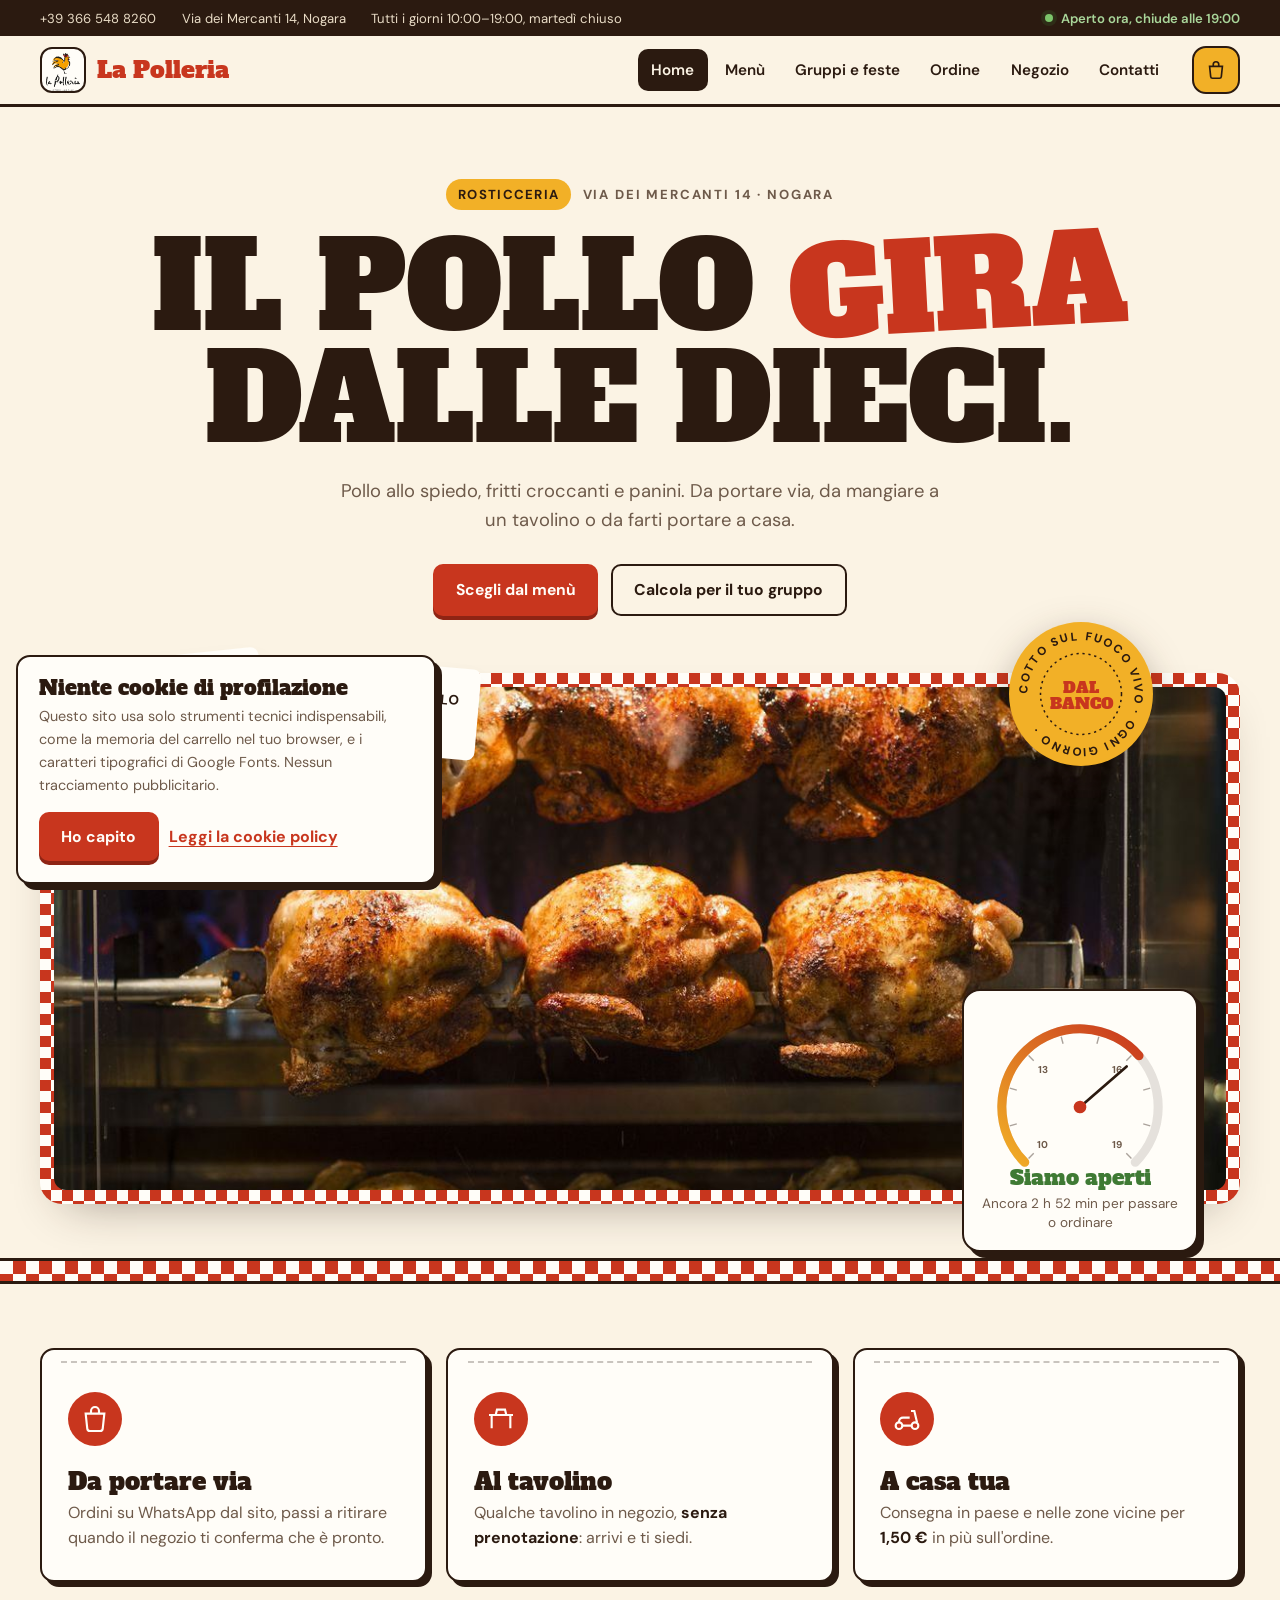
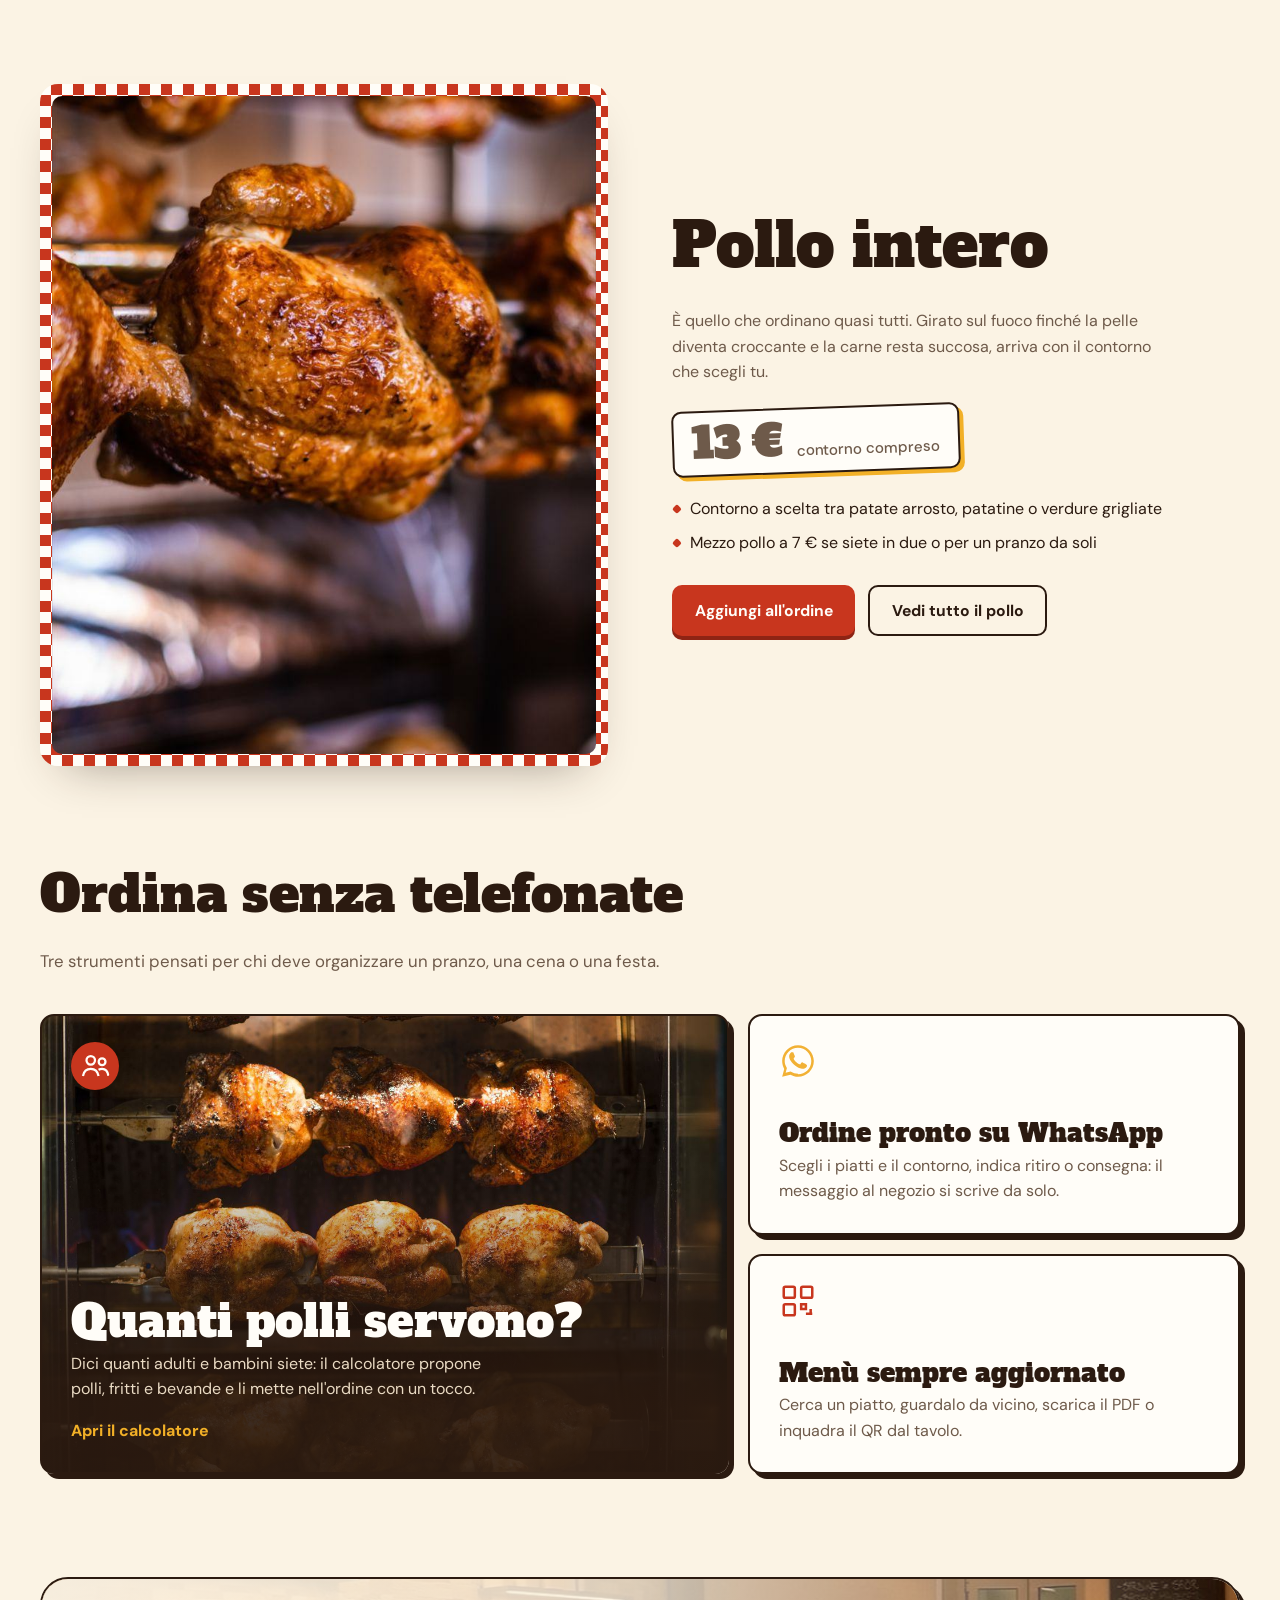
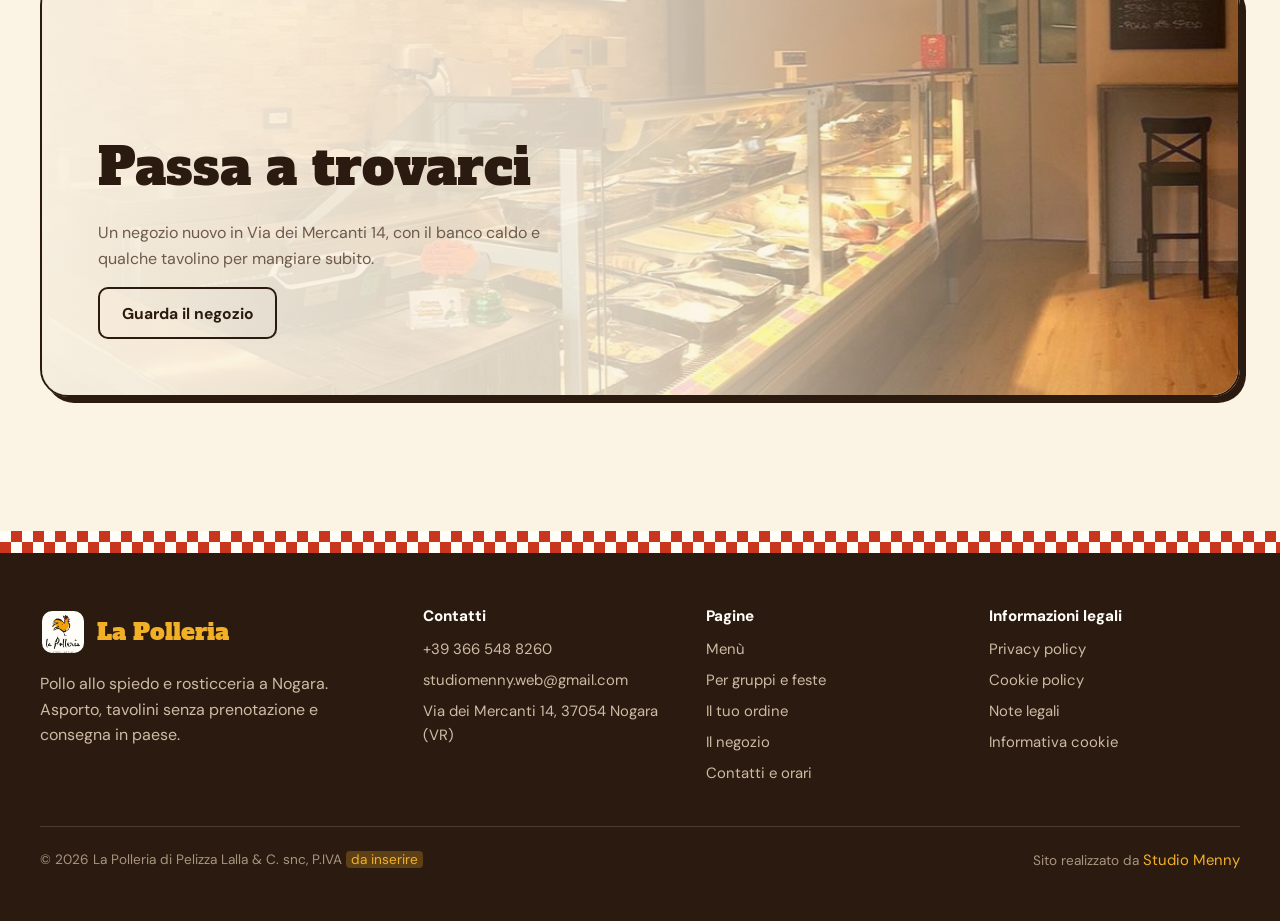
<file: index.html>
<!DOCTYPE html>
<html lang="it">
<head>
  <meta charset="UTF-8">
  <meta name="viewport" content="width=device-width, initial-scale=1, viewport-fit=cover">
  <title>La Polleria, pollo allo spiedo a Nogara</title>
  <meta name="description" content="Pollo allo spiedo cotto sul fuoco vivo, fritti e panini in Via dei Mercanti 14 a Nogara. Ordina su WhatsApp, ritiro o consegna a domicilio.">
  <meta name="theme-color" content="#FBF3E4">
  <link rel="icon" href="images/logo.png">
  <meta property="og:title" content="La Polleria, pollo allo spiedo a Nogara">
  <meta property="og:description" content="Pollo allo spiedo cotto sul fuoco vivo, fritti e panini in Via dei Mercanti 14 a Nogara. Ordina su WhatsApp, ritiro o consegna a domicilio.">
  <meta property="og:image" content="https://studiomenny.github.io/POLLERIA-OSVALDO/images/hero-spiedo.jpg">
  <meta property="og:type" content="website">
  <link rel="preconnect" href="https://fonts.googleapis.com"><link rel="preconnect" href="https://fonts.gstatic.com" crossorigin><link href="https://fonts.googleapis.com/css2?family=Alfa+Slab+One&family=DM+Sans:wght@400;500;600;700;800&display=swap" rel="stylesheet">
  <link rel="stylesheet" href="style.css">
</head>
<body>
<a class="skip-link" href="#main">Vai al contenuto</a>
<header class="topbar">
  <div class="topbar-strip">
    <div class="wrap">
      <a href="tel:+393665488260">+39 366 548 8260</a>
      <a href="contatti.html">Via dei Mercanti 14, Nogara</a>
      <span>Tutti i giorni 10:00–19:00, martedì chiuso</span>
      <span class="status strip-status" data-status>Orari</span>
    </div>
  </div>
  <div class="topbar-main">
    <div class="wrap">
      <button class="menu-toggle" type="button" aria-expanded="false" aria-controls="mainnav" aria-label="Apri il menu di navigazione"><span></span></button>
      <a class="brand" href="index.html" aria-label="La Polleria, pagina iniziale">
        <span class="brand-badge"><img src="images/logo.png" alt="" width="46" height="46"></span>
        <span class="brand-text"><span class="brand-name">La Polleria</span><span class="status brand-status" data-status></span></span>
      </a>
      <nav class="mainnav" id="mainnav" aria-label="Navigazione principale">
        <a href="index.html" aria-current="page">Home</a>
        <a href="menu.html">Menù</a>
        <a href="feste.html">Gruppi e feste</a>
        <a href="ordina.html">Ordine</a>
        <a href="negozio.html">Negozio</a>
        <a href="contatti.html">Contatti</a>
        <span class="status nav-status" data-status>Orari</span>
      </nav>
      <a class="cart-btn" href="ordina.html" aria-label="Il tuo ordine"><svg viewBox="0 0 24 24" aria-hidden="true"><path d="M5 8h14l-1.2 11.2a2 2 0 0 1-2 1.8H8.2a2 2 0 0 1-2-1.8L5 8z"/><path d="M9 8V6a3 3 0 0 1 6 0v2"/></svg><span class="badge" data-cart-count hidden>0</span></a>
    </div>
  </div>
</header>

<main id="main">

  <section class="hero">
    <div class="wrap hero-head">
      <p class="hero-kicker"><span class="kicker-pill">Rosticceria</span> Via dei Mercanti 14 · Nogara</p>
      <h1>Il pollo <span class="h1-red">gira</span><br>dalle dieci.</h1>
      <p class="hero-lead">Pollo allo spiedo, fritti croccanti e panini. Da portare via, da mangiare a un tavolino o da farti portare a casa.</p>
      <div class="hero-cta">
        <a class="btn btn-fire" href="menu.html">Scegli dal menù</a>
        <a class="btn btn-line" href="feste.html">Calcola per il tuo gruppo</a>
      </div>
    </div>

    <div class="wrap hero-stage">
      <div class="hero-photo">
        <img src="images/hero-spiedo.jpg" alt="Polli allo spiedo dorati che girano nel girarrosto" width="1200" height="800">
        <a class="tag tag--a" href="menu.html#pollo"><span>Pollo intero</span><b>13 €</b></a>
        <a class="tag tag--b" href="menu.html#pollo"><span>Mezzo pollo</span><b>7 €</b></a>
      </div>
      <svg class="stamp" viewBox="0 0 200 200" aria-hidden="true">
        <defs><path id="stampCircle" d="M100,100 m-72,0 a72,72 0 1,1 144,0 a72,72 0 1,1 -144,0"/></defs>
        <circle cx="100" cy="100" r="96" class="stamp-bg"/>
        <circle cx="100" cy="100" r="54" class="stamp-inner"/>
        <g class="stamp-ring"><text><textPath href="#stampCircle">COTTO SUL FUOCO VIVO · OGNI GIORNO · </textPath></text></g>
        <text x="100" y="98" class="stamp-big">DAL</text>
        <text x="100" y="120" class="stamp-big">BANCO</text>
      </svg>
      <aside class="dial-card" aria-live="polite" aria-label="Orari di oggi">
          <svg class="dial" viewBox="0 0 220 180" role="img" aria-label="Quadrante degli orari di apertura, dalle 10 alle 19">
            <defs>
              <linearGradient id="dialGrad" x1="0" y1="1" x2="1" y2="0">
                <stop offset="0" stop-color="#F2B134"/>
                <stop offset="1" stop-color="#FF6B35"/>
              </linearGradient>
            </defs>
            <path class="dial-track"/>
            <path class="dial-progress"/>
            <g class="dial-ticks"></g>
            <g class="dial-needle"><line x1="110" y1="110" x2="110" y2="42"/><circle cx="110" cy="110" r="7"/></g>
          </svg>
          <div class="dial-readout">
            <strong data-dial-state>Orari</strong>
            <span data-dial-detail>Tutti i giorni 10–19, martedì chiuso</span>
          </div>
        </aside>
    </div>
  </section>
  <div class="gingham-band" aria-hidden="true"></div>

  <section class="wrap" aria-labelledby="modes-title">
    <h2 class="visually-hidden" id="modes-title">Come puoi mangiarlo</h2>
    <div class="modes">
      <div class="mode">
        <svg viewBox="0 0 24 24" aria-hidden="true"><path d="M5 8h14l-1.2 11.2a2 2 0 0 1-2 1.8H8.2a2 2 0 0 1-2-1.8L5 8z"/><path d="M9 8V6a3 3 0 0 1 6 0v2"/></svg>
        <h3>Da portare via</h3>
        <p>Ordini su WhatsApp dal sito, passi a ritirare quando il negozio ti conferma che è pronto.</p>
      </div>
      <div class="mode">
        <svg viewBox="0 0 24 24" aria-hidden="true"><path d="M3 9h18M5 9v10M19 9v10M8 9l1-4h6l1 4"/></svg>
        <h3>Al tavolino</h3>
        <p>Qualche tavolino in negozio, <strong>senza prenotazione</strong>: arrivi e ti siedi.</p>
      </div>
      <div class="mode">
        <svg viewBox="0 0 24 24" aria-hidden="true"><circle cx="6" cy="17" r="2.5"/><circle cx="18" cy="17" r="2.5"/><path d="M8.5 17h7M15 6h2.5l2 8.5M14 11H9a3 3 0 0 0-3 3v.5"/></svg>
        <h3>A casa tua</h3>
        <p>Consegna in paese e nelle zone vicine per <strong>1,50 €</strong> in più sull'ordine.</p>
      </div>
    </div>
  </section>

  <section class="block">
    <div class="wrap signature">
      <div class="signature-img"><img src="images/menu-pollo-intero.jpg" alt="Pollo intero allo spiedo" loading="lazy"></div>
      <div>
        <h2>Pollo intero</h2>
        <p>È quello che ordinano quasi tutti. Girato sul fuoco finché la pelle diventa croccante e la carne resta succosa, arriva con il contorno che scegli tu.</p>
        <p class="price-big">13 €<small>contorno compreso</small></p>
        <ul class="facts">
          <li>Contorno a scelta tra patate arrosto, patatine o verdure grigliate</li>
          <li>Mezzo pollo a 7 € se siete in due o per un pranzo da soli</li>
        </ul>
        <div class="signature-actions">
          <button type="button" class="btn btn-fire" data-add="pollo-intero">Aggiungi all'ordine</button>
          <a class="btn btn-line" href="menu.html#pollo">Vedi tutto il pollo</a>
        </div>
      </div>
    </div>
  </section>

  <section class="block" style="padding-top:0">
    <div class="wrap">
      <div class="block-head">
        <h2>Ordina senza telefonate</h2>
        <p>Tre strumenti pensati per chi deve organizzare un pranzo, una cena o una festa.</p>
      </div>
      <div class="tools">
        <a class="tool tool--big" href="feste.html">
          <svg class="tool-icon" viewBox="0 0 24 24" aria-hidden="true"><circle cx="9" cy="8" r="3"/><circle cx="17" cy="9" r="2.4"/><path d="M3.5 19c.6-3.2 2.8-5 5.5-5s4.9 1.8 5.5 5M14.5 14.6c.8-.4 1.6-.6 2.5-.6 2.3 0 4 1.5 4.5 5"/></svg>
          <h3>Quanti polli servono?</h3>
          <p>Dici quanti adulti e bambini siete: il calcolatore propone polli, fritti e bevande e li mette nell'ordine con un tocco.</p>
          <span class="tool-go">Apri il calcolatore</span>
        </a>
        <a class="tool" href="ordina.html">
          <svg class="tool-icon" style="fill:#F2B134;stroke:none" viewBox="0 0 24 24" aria-hidden="true"><path d="M12 2C6.5 2 2 6.5 2 12c0 1.8.5 3.5 1.3 5L2 22l5.2-1.3c1.5.8 3.1 1.3 4.8 1.3 5.5 0 10-4.5 10-10S17.5 2 12 2zm0 18c-1.6 0-3.1-.4-4.4-1.2l-.3-.2-3.1.8.8-3-.2-.3C4 14.7 3.6 13.4 3.6 12c0-4.6 3.8-8.4 8.4-8.4s8.4 3.8 8.4 8.4-3.8 8.4-8.4 8.4zm4.6-6.3c-.3-.1-1.5-.7-1.7-.8-.2-.1-.4-.1-.6.1-.2.3-.6.8-.8 1-.1.2-.3.2-.5.1-.3-.1-1.2-.4-2.2-1.4-.8-.7-1.4-1.6-1.5-1.9-.2-.3 0-.4.1-.6.1-.1.3-.3.4-.5.1-.1.2-.3.2-.4.1-.2 0-.3 0-.5-.1-.1-.6-1.4-.8-1.9-.2-.5-.4-.4-.6-.4h-.5c-.2 0-.5.1-.7.3-.2.3-1 1-1 2.3s1 2.7 1.1 2.9c.1.2 2 3 4.8 4.2.7.3 1.2.5 1.6.6.7.2 1.3.2 1.8.1.5-.1 1.5-.6 1.8-1.2.2-.6.2-1.1.1-1.2-.1-.1-.2-.2-.5-.3z"/></svg>
          <h3>Ordine pronto su WhatsApp</h3>
          <p>Scegli i piatti e il contorno, indica ritiro o consegna: il messaggio al negozio si scrive da solo.</p>
        </a>
        <a class="tool" href="menu.html">
          <svg class="tool-icon" viewBox="0 0 24 24" aria-hidden="true"><rect x="3" y="3" width="7" height="7" rx="1"/><rect x="14" y="3" width="7" height="7" rx="1"/><rect x="3" y="14" width="7" height="7" rx="1"/><path d="M14 14h3v3h-3zM20 14v.01M17 20h4M20 17v3"/></svg>
          <h3>Menù sempre aggiornato</h3>
          <p>Cerca un piatto, guardalo da vicino, scarica il PDF o inquadra il QR dal tavolo.</p>
        </a>
      </div>
    </div>
  </section>

  <section class="block" style="padding-top:0">
    <div class="wrap">
      <div class="shop-band">
        <img src="images/negozio.jpg" alt="Interno del negozio con il banco caldo e i tavolini" loading="lazy">
        <div class="shop-band-copy">
          <h2>Passa a trovarci</h2>
          <p>Un negozio nuovo in Via dei Mercanti 14, con il banco caldo e qualche tavolino per mangiare subito.</p>
          <a class="btn btn-line" href="negozio.html">Guarda il negozio</a>
        </div>
      </div>
    </div>
  </section>

</main>
<footer class="site-foot">
  <div class="wrap">
    <div class="foot-grid">
      <div class="foot-brand">
        <a class="brand" href="index.html"><span class="brand-badge"><img src="images/logo.png" alt="" width="46" height="46"></span><span class="brand-name">La Polleria</span></a>
        <p>Pollo allo spiedo e rosticceria a Nogara. Asporto, tavolini senza prenotazione e consegna in paese.</p>
      </div>
      <div>
        <h2>Contatti</h2>
        <ul>
          <li><a href="tel:+393665488260">+39 366 548 8260</a></li>
          <li><a href="mailto:studiomenny.web@gmail.com">studiomenny.web@gmail.com</a></li>
          <li>Via dei Mercanti 14, 37054 Nogara (VR)</li>
        </ul>
      </div>
      <div>
        <h2>Pagine</h2>
        <ul>
          <li><a href="menu.html">Menù</a></li>
          <li><a href="feste.html">Per gruppi e feste</a></li>
          <li><a href="ordina.html">Il tuo ordine</a></li>
          <li><a href="negozio.html">Il negozio</a></li>
          <li><a href="contatti.html">Contatti e orari</a></li>
        </ul>
      </div>
      <div>
        <h2>Informazioni legali</h2>
        <ul>
          <li><a href="privacy.html">Privacy policy</a></li>
          <li><a href="cookie.html">Cookie policy</a></li>
          <li><a href="note-legali.html">Note legali</a></li>
          <li><button type="button" data-cookie-open>Informativa cookie</button></li>
        </ul>
      </div>
    </div>
    <div class="foot-bottom">
      <span>© <span data-year>2026</span> La Polleria di Pelizza Lalla &amp; C. snc, P.IVA <span class="placeholder">da inserire</span></span>
      <span>Sito realizzato da <a href="https://www.studiomenny.it/" target="_blank" rel="noopener">Studio Menny</a></span>
    </div>
  </div>
</footer>

<nav class="actionbar" aria-label="Azioni rapide">
  <a class="ab-call" href="tel:+393665488260"><svg viewBox="0 0 24 24" aria-hidden="true"><path d="M6.6 10.8c1.4 2.8 3.7 5.1 6.5 6.5l2.2-2.2c.3-.3.7-.4 1-.2 1.1.4 2.3.6 3.5.6.6 0 1 .4 1 1V20c0 .6-.4 1-1 1C10.6 21 3 13.4 3 4c0-.6.4-1 1-1h3.5c.6 0 1 .4 1 1 0 1.2.2 2.4.6 3.5.1.3 0 .7-.2 1z"/></svg>Chiama</a>
  <a class="ab-wa" href="https://wa.me/393665488260" target="_blank" rel="noopener"><svg viewBox="0 0 24 24" aria-hidden="true"><path d="M12 2C6.5 2 2 6.5 2 12c0 1.8.5 3.5 1.3 5L2 22l5.2-1.3c1.5.8 3.1 1.3 4.8 1.3 5.5 0 10-4.5 10-10S17.5 2 12 2zm0 18c-1.6 0-3.1-.4-4.4-1.2l-.3-.2-3.1.8.8-3-.2-.3C4 14.7 3.6 13.4 3.6 12c0-4.6 3.8-8.4 8.4-8.4s8.4 3.8 8.4 8.4-3.8 8.4-8.4 8.4zm4.6-6.3c-.3-.1-1.5-.7-1.7-.8-.2-.1-.4-.1-.6.1-.2.3-.6.8-.8 1-.1.2-.3.2-.5.1-.3-.1-1.2-.4-2.2-1.4-.8-.7-1.4-1.6-1.5-1.9-.2-.3 0-.4.1-.6.1-.1.3-.3.4-.5.1-.1.2-.3.2-.4.1-.2 0-.3 0-.5-.1-.1-.6-1.4-.8-1.9-.2-.5-.4-.4-.6-.4h-.5c-.2 0-.5.1-.7.3-.2.3-1 1-1 2.3s1 2.7 1.1 2.9c.1.2 2 3 4.8 4.2.7.3 1.2.5 1.6.6.7.2 1.3.2 1.8.1.5-.1 1.5-.6 1.8-1.2.2-.6.2-1.1.1-1.2-.1-.1-.2-.2-.5-.3z"/></svg>WhatsApp</a>
  <a class="ab-order" href="ordina.html"><svg viewBox="0 0 24 24" aria-hidden="true"><path d="M5 8h14l-1.2 11.2a2 2 0 0 1-2 1.8H8.2a2 2 0 0 1-2-1.8L5 8z"/><path d="M9 8V6a3 3 0 0 1 6 0v2"/></svg>Ordine <span class="badge" data-cart-count hidden>0</span></a>
</nav>

<div class="toast" id="toast" role="status" aria-live="polite"></div>

<div class="cookie" id="cookie" role="dialog" aria-labelledby="cookie-title" hidden>
  <h2 id="cookie-title">Niente cookie di profilazione</h2>
  <p>Questo sito usa solo strumenti tecnici indispensabili, come la memoria del carrello nel tuo browser, e i caratteri tipografici di Google Fonts. Nessun tracciamento pubblicitario.</p>
  <div class="cookie-actions">
    <button type="button" class="btn btn-fire" data-cookie-ok>Ho capito</button>
    <a class="link" href="cookie.html">Leggi la cookie policy</a>
  </div>
</div>
<script src="data.js"></script>
<script src="cart.js"></script>
<script src="app.js"></script>
</body>
</html>
</file>
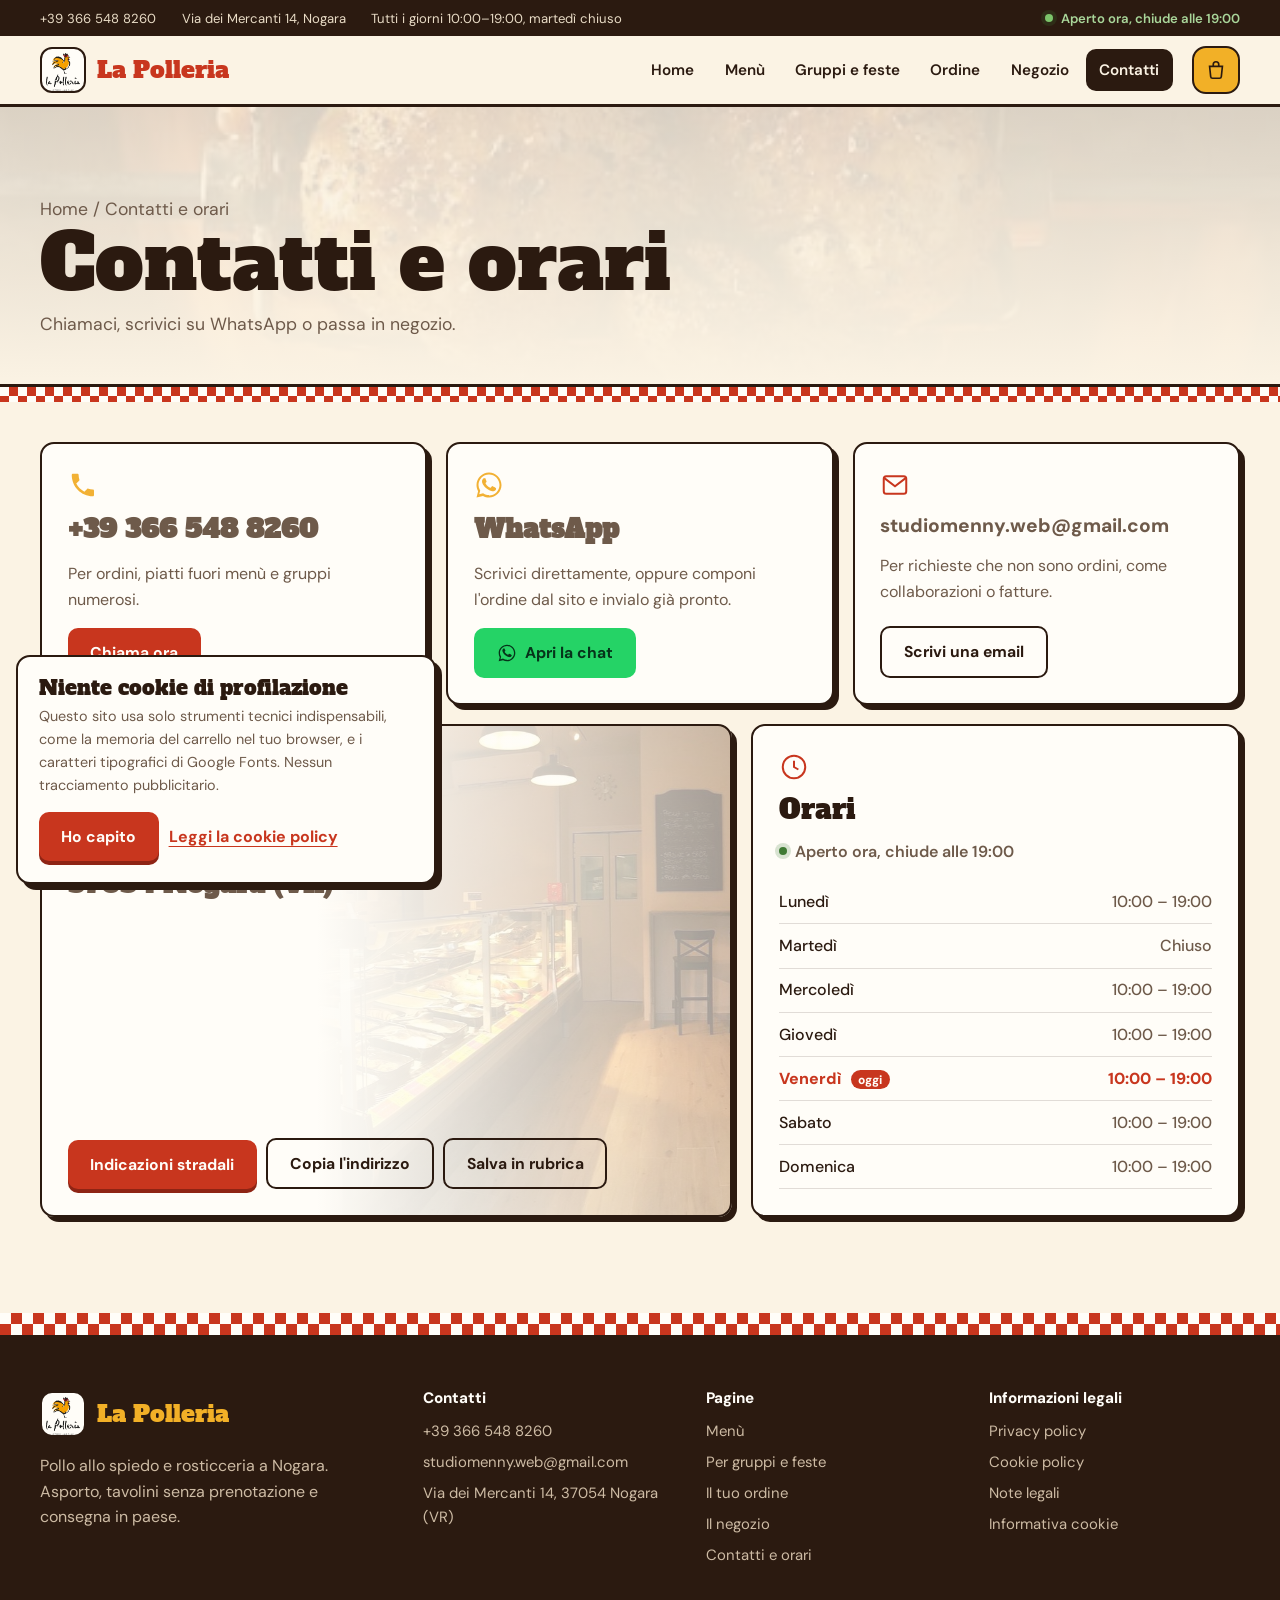
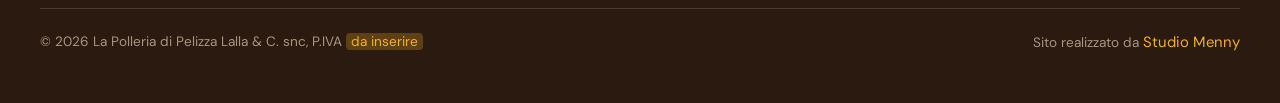
<file: contatti.html>
<!DOCTYPE html>
<html lang="it">
<head>
  <meta charset="UTF-8">
  <meta name="viewport" content="width=device-width, initial-scale=1, viewport-fit=cover">
  <title>Contatti e orari, La Polleria Nogara</title>
  <meta name="description" content="Telefono, WhatsApp, email, indirizzo e orari della Polleria in Via dei Mercanti 14 a Nogara.">
  <meta name="theme-color" content="#FBF3E4">
  <link rel="icon" href="images/logo.png">
  <meta property="og:title" content="Contatti e orari, La Polleria Nogara">
  <meta property="og:description" content="Telefono, WhatsApp, email, indirizzo e orari della Polleria in Via dei Mercanti 14 a Nogara.">
  <meta property="og:image" content="https://studiomenny.github.io/POLLERIA-OSVALDO/images/hero-spiedo.jpg">
  <meta property="og:type" content="website">
  <link rel="preconnect" href="https://fonts.googleapis.com"><link rel="preconnect" href="https://fonts.gstatic.com" crossorigin><link href="https://fonts.googleapis.com/css2?family=Alfa+Slab+One&family=DM+Sans:wght@400;500;600;700;800&display=swap" rel="stylesheet">
  <link rel="stylesheet" href="style.css">
</head>
<body>
<a class="skip-link" href="#main">Vai al contenuto</a>
<header class="topbar">
  <div class="topbar-strip">
    <div class="wrap">
      <a href="tel:+393665488260">+39 366 548 8260</a>
      <a href="contatti.html">Via dei Mercanti 14, Nogara</a>
      <span>Tutti i giorni 10:00–19:00, martedì chiuso</span>
      <span class="status strip-status" data-status>Orari</span>
    </div>
  </div>
  <div class="topbar-main">
    <div class="wrap">
      <button class="menu-toggle" type="button" aria-expanded="false" aria-controls="mainnav" aria-label="Apri il menu di navigazione"><span></span></button>
      <a class="brand" href="index.html" aria-label="La Polleria, pagina iniziale">
        <span class="brand-badge"><img src="images/logo.png" alt="" width="46" height="46"></span>
        <span class="brand-text"><span class="brand-name">La Polleria</span><span class="status brand-status" data-status></span></span>
      </a>
      <nav class="mainnav" id="mainnav" aria-label="Navigazione principale">
        <a href="index.html">Home</a>
        <a href="menu.html">Menù</a>
        <a href="feste.html">Gruppi e feste</a>
        <a href="ordina.html">Ordine</a>
        <a href="negozio.html">Negozio</a>
        <a href="contatti.html" aria-current="page">Contatti</a>
        <span class="status nav-status" data-status>Orari</span>
      </nav>
      <a class="cart-btn" href="ordina.html" aria-label="Il tuo ordine"><svg viewBox="0 0 24 24" aria-hidden="true"><path d="M5 8h14l-1.2 11.2a2 2 0 0 1-2 1.8H8.2a2 2 0 0 1-2-1.8L5 8z"/><path d="M9 8V6a3 3 0 0 1 6 0v2"/></svg><span class="badge" data-cart-count hidden>0</span></a>
    </div>
  </div>
</header>

<main id="main">
  <section class="page-head">
    <div class="page-head-bg"><img src="images/pollo-spiedo.jpeg" alt=""></div>
    <div class="wrap">
      <p class="crumbs"><a href="index.html">Home</a> / Contatti e orari</p>
      <h1>Contatti e orari</h1>
      <p>Chiamaci, scrivici su WhatsApp o passa in negozio.</p>
    </div>
  </section>

  <div class="wrap contact">
    <section class="panel c-phone">
      <svg style="fill:#F2B134;stroke:none" viewBox="0 0 24 24" aria-hidden="true"><path d="M6.6 10.8c1.4 2.8 3.7 5.1 6.5 6.5l2.2-2.2c.3-.3.7-.4 1-.2 1.1.4 2.3.6 3.5.6.6 0 1 .4 1 1V20c0 .6-.4 1-1 1C10.6 21 3 13.4 3 4c0-.6.4-1 1-1h3.5c.6 0 1 .4 1 1 0 1.2.2 2.4.6 3.5.1.3 0 .7-.2 1z"/></svg>
      <h2 class="visually-hidden">Telefono</h2>
      <p class="big">+39 366 548 8260</p>
      <p>Per ordini, piatti fuori menù e gruppi numerosi.</p>
      <a class="btn btn-fire" href="tel:+393665488260">Chiama ora</a>
    </section>
    <section class="panel c-wa">
      <svg style="fill:#F2B134;stroke:none" viewBox="0 0 24 24" aria-hidden="true"><path d="M12 2C6.5 2 2 6.5 2 12c0 1.8.5 3.5 1.3 5L2 22l5.2-1.3c1.5.8 3.1 1.3 4.8 1.3 5.5 0 10-4.5 10-10S17.5 2 12 2zm0 18c-1.6 0-3.1-.4-4.4-1.2l-.3-.2-3.1.8.8-3-.2-.3C4 14.7 3.6 13.4 3.6 12c0-4.6 3.8-8.4 8.4-8.4s8.4 3.8 8.4 8.4-3.8 8.4-8.4 8.4zm4.6-6.3c-.3-.1-1.5-.7-1.7-.8-.2-.1-.4-.1-.6.1-.2.3-.6.8-.8 1-.1.2-.3.2-.5.1-.3-.1-1.2-.4-2.2-1.4-.8-.7-1.4-1.6-1.5-1.9-.2-.3 0-.4.1-.6.1-.1.3-.3.4-.5.1-.1.2-.3.2-.4.1-.2 0-.3 0-.5-.1-.1-.6-1.4-.8-1.9-.2-.5-.4-.4-.6-.4h-.5c-.2 0-.5.1-.7.3-.2.3-1 1-1 2.3s1 2.7 1.1 2.9c.1.2 2 3 4.8 4.2.7.3 1.2.5 1.6.6.7.2 1.3.2 1.8.1.5-.1 1.5-.6 1.8-1.2.2-.6.2-1.1.1-1.2-.1-.1-.2-.2-.5-.3z"/></svg>
      <h2 class="visually-hidden">WhatsApp</h2>
      <p class="big">WhatsApp</p>
      <p>Scrivici direttamente, oppure componi l'ordine dal sito e invialo già pronto.</p>
      <a class="btn btn-wa" href="https://wa.me/393665488260" target="_blank" rel="noopener"><svg viewBox="0 0 24 24" aria-hidden="true"><path d="M12 2C6.5 2 2 6.5 2 12c0 1.8.5 3.5 1.3 5L2 22l5.2-1.3c1.5.8 3.1 1.3 4.8 1.3 5.5 0 10-4.5 10-10S17.5 2 12 2zm0 18c-1.6 0-3.1-.4-4.4-1.2l-.3-.2-3.1.8.8-3-.2-.3C4 14.7 3.6 13.4 3.6 12c0-4.6 3.8-8.4 8.4-8.4s8.4 3.8 8.4 8.4-3.8 8.4-8.4 8.4zm4.6-6.3c-.3-.1-1.5-.7-1.7-.8-.2-.1-.4-.1-.6.1-.2.3-.6.8-.8 1-.1.2-.3.2-.5.1-.3-.1-1.2-.4-2.2-1.4-.8-.7-1.4-1.6-1.5-1.9-.2-.3 0-.4.1-.6.1-.1.3-.3.4-.5.1-.1.2-.3.2-.4.1-.2 0-.3 0-.5-.1-.1-.6-1.4-.8-1.9-.2-.5-.4-.4-.6-.4h-.5c-.2 0-.5.1-.7.3-.2.3-1 1-1 2.3s1 2.7 1.1 2.9c.1.2 2 3 4.8 4.2.7.3 1.2.5 1.6.6.7.2 1.3.2 1.8.1.5-.1 1.5-.6 1.8-1.2.2-.6.2-1.1.1-1.2-.1-.1-.2-.2-.5-.3z"/></svg>Apri la chat</a>
    </section>
    <section class="panel c-mail">
      <svg viewBox="0 0 24 24" aria-hidden="true"><rect x="3" y="5" width="18" height="14" rx="2"/><path d="M3.5 6.5l8.5 6.5 8.5-6.5"/></svg>
      <h2 class="visually-hidden">Email</h2>
      <p class="big">studiomenny.web@gmail.com</p>
      <p>Per richieste che non sono ordini, come collaborazioni o fatture.</p>
      <a class="btn btn-line" href="mailto:studiomenny.web@gmail.com">Scrivi una email</a>
    </section>
    <section class="panel c-where">
      <svg viewBox="0 0 24 24" aria-hidden="true"><path d="M12 21s-7-6.2-7-11.5A7 7 0 0 1 19 9.5C19 14.8 12 21 12 21z"/><circle cx="12" cy="9.5" r="2.6"/></svg>
      <h2>Dove siamo</h2>
      <p class="big">Via dei Mercanti 14<br>37054 Nogara (VR)</p>
      <div class="row-btns">
        <a class="btn btn-fire" href="https://www.google.com/maps/search/?api=1&amp;query=Nogara+VR" target="_blank" rel="noopener">Indicazioni stradali</a>
        <button type="button" class="btn btn-line" id="copy-address">Copia l'indirizzo</button>
        <button type="button" class="btn btn-line" id="save-contact">Salva in rubrica</button>
      </div>
    </section>
    <section class="panel c-hours">
      <svg viewBox="0 0 24 24" aria-hidden="true"><circle cx="12" cy="12" r="9"/><path d="M12 7v5l3.5 2"/></svg>
      <h2>Orari</h2>
      <p class="status" data-status>Orari</p>
      <table class="hours"><tbody id="hours-table"></tbody></table>
    </section>
  </div>
</main>
<footer class="site-foot">
  <div class="wrap">
    <div class="foot-grid">
      <div class="foot-brand">
        <a class="brand" href="index.html"><span class="brand-badge"><img src="images/logo.png" alt="" width="46" height="46"></span><span class="brand-name">La Polleria</span></a>
        <p>Pollo allo spiedo e rosticceria a Nogara. Asporto, tavolini senza prenotazione e consegna in paese.</p>
      </div>
      <div>
        <h2>Contatti</h2>
        <ul>
          <li><a href="tel:+393665488260">+39 366 548 8260</a></li>
          <li><a href="mailto:studiomenny.web@gmail.com">studiomenny.web@gmail.com</a></li>
          <li>Via dei Mercanti 14, 37054 Nogara (VR)</li>
        </ul>
      </div>
      <div>
        <h2>Pagine</h2>
        <ul>
          <li><a href="menu.html">Menù</a></li>
          <li><a href="feste.html">Per gruppi e feste</a></li>
          <li><a href="ordina.html">Il tuo ordine</a></li>
          <li><a href="negozio.html">Il negozio</a></li>
          <li><a href="contatti.html">Contatti e orari</a></li>
        </ul>
      </div>
      <div>
        <h2>Informazioni legali</h2>
        <ul>
          <li><a href="privacy.html">Privacy policy</a></li>
          <li><a href="cookie.html">Cookie policy</a></li>
          <li><a href="note-legali.html">Note legali</a></li>
          <li><button type="button" data-cookie-open>Informativa cookie</button></li>
        </ul>
      </div>
    </div>
    <div class="foot-bottom">
      <span>© <span data-year>2026</span> La Polleria di Pelizza Lalla &amp; C. snc, P.IVA <span class="placeholder">da inserire</span></span>
      <span>Sito realizzato da <a href="https://www.studiomenny.it/" target="_blank" rel="noopener">Studio Menny</a></span>
    </div>
  </div>
</footer>

<nav class="actionbar" aria-label="Azioni rapide">
  <a class="ab-call" href="tel:+393665488260"><svg viewBox="0 0 24 24" aria-hidden="true"><path d="M6.6 10.8c1.4 2.8 3.7 5.1 6.5 6.5l2.2-2.2c.3-.3.7-.4 1-.2 1.1.4 2.3.6 3.5.6.6 0 1 .4 1 1V20c0 .6-.4 1-1 1C10.6 21 3 13.4 3 4c0-.6.4-1 1-1h3.5c.6 0 1 .4 1 1 0 1.2.2 2.4.6 3.5.1.3 0 .7-.2 1z"/></svg>Chiama</a>
  <a class="ab-wa" href="https://wa.me/393665488260" target="_blank" rel="noopener"><svg viewBox="0 0 24 24" aria-hidden="true"><path d="M12 2C6.5 2 2 6.5 2 12c0 1.8.5 3.5 1.3 5L2 22l5.2-1.3c1.5.8 3.1 1.3 4.8 1.3 5.5 0 10-4.5 10-10S17.5 2 12 2zm0 18c-1.6 0-3.1-.4-4.4-1.2l-.3-.2-3.1.8.8-3-.2-.3C4 14.7 3.6 13.4 3.6 12c0-4.6 3.8-8.4 8.4-8.4s8.4 3.8 8.4 8.4-3.8 8.4-8.4 8.4zm4.6-6.3c-.3-.1-1.5-.7-1.7-.8-.2-.1-.4-.1-.6.1-.2.3-.6.8-.8 1-.1.2-.3.2-.5.1-.3-.1-1.2-.4-2.2-1.4-.8-.7-1.4-1.6-1.5-1.9-.2-.3 0-.4.1-.6.1-.1.3-.3.4-.5.1-.1.2-.3.2-.4.1-.2 0-.3 0-.5-.1-.1-.6-1.4-.8-1.9-.2-.5-.4-.4-.6-.4h-.5c-.2 0-.5.1-.7.3-.2.3-1 1-1 2.3s1 2.7 1.1 2.9c.1.2 2 3 4.8 4.2.7.3 1.2.5 1.6.6.7.2 1.3.2 1.8.1.5-.1 1.5-.6 1.8-1.2.2-.6.2-1.1.1-1.2-.1-.1-.2-.2-.5-.3z"/></svg>WhatsApp</a>
  <a class="ab-order" href="ordina.html"><svg viewBox="0 0 24 24" aria-hidden="true"><path d="M5 8h14l-1.2 11.2a2 2 0 0 1-2 1.8H8.2a2 2 0 0 1-2-1.8L5 8z"/><path d="M9 8V6a3 3 0 0 1 6 0v2"/></svg>Ordine <span class="badge" data-cart-count hidden>0</span></a>
</nav>

<div class="toast" id="toast" role="status" aria-live="polite"></div>

<div class="cookie" id="cookie" role="dialog" aria-labelledby="cookie-title" hidden>
  <h2 id="cookie-title">Niente cookie di profilazione</h2>
  <p>Questo sito usa solo strumenti tecnici indispensabili, come la memoria del carrello nel tuo browser, e i caratteri tipografici di Google Fonts. Nessun tracciamento pubblicitario.</p>
  <div class="cookie-actions">
    <button type="button" class="btn btn-fire" data-cookie-ok>Ho capito</button>
    <a class="link" href="cookie.html">Leggi la cookie policy</a>
  </div>
</div>
<script src="data.js"></script>
<script src="cart.js"></script>
<script src="app.js"></script>
<script src="contatti.js"></script>
</body>
</html>
</file>
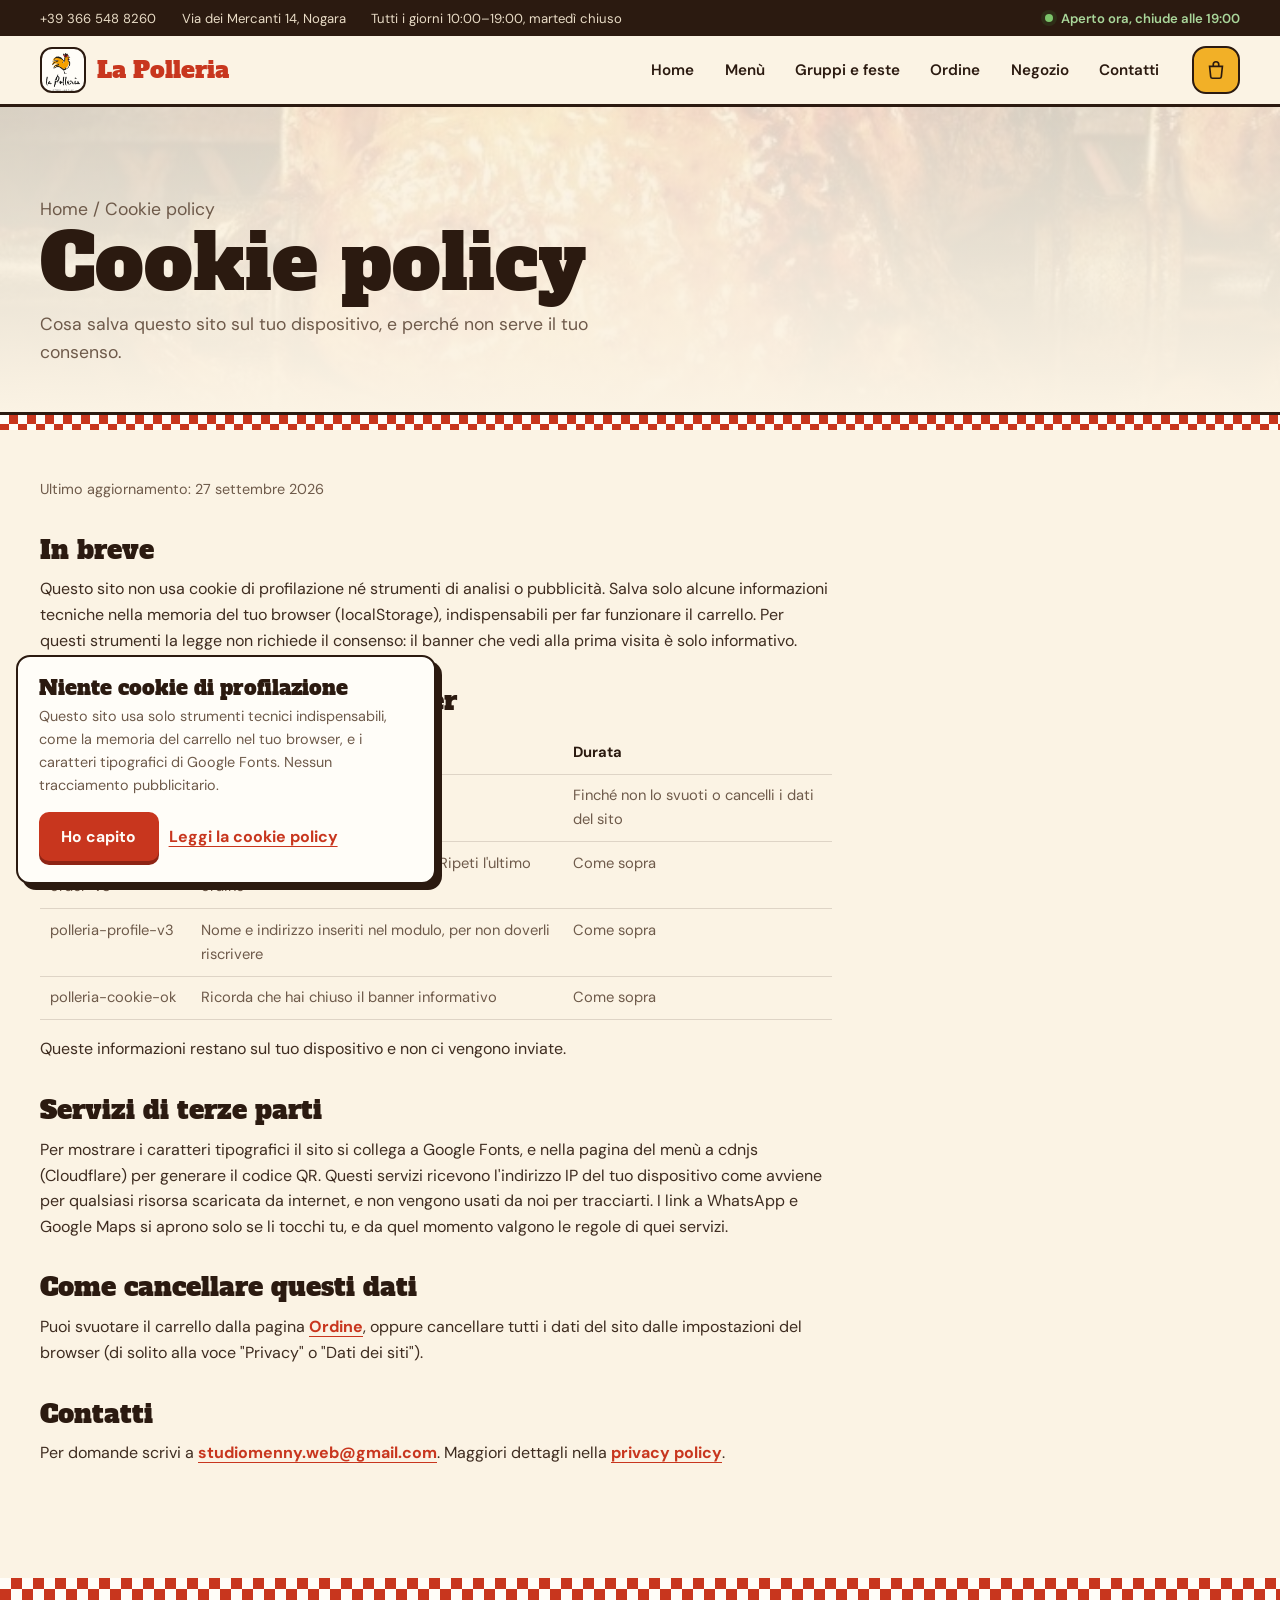
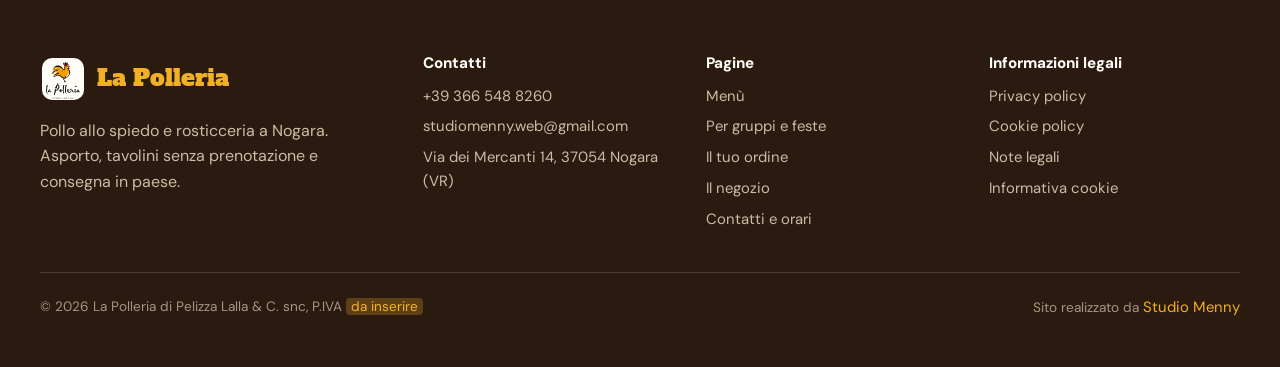
<file: cookie.html>
<!DOCTYPE html>
<html lang="it">
<head>
  <meta charset="UTF-8">
  <meta name="viewport" content="width=device-width, initial-scale=1, viewport-fit=cover">
  <title>Cookie policy, La Polleria</title>
  <meta name="description" content="Cosa salva questo sito sul tuo dispositivo, e perché non serve il tuo consenso.">
  <meta name="theme-color" content="#FBF3E4">
  <link rel="icon" href="images/logo.png">
  <meta property="og:title" content="Cookie policy, La Polleria">
  <meta property="og:description" content="Cosa salva questo sito sul tuo dispositivo, e perché non serve il tuo consenso.">
  <meta property="og:image" content="https://studiomenny.github.io/POLLERIA-OSVALDO/images/hero-spiedo.jpg">
  <meta property="og:type" content="website">
  <link rel="preconnect" href="https://fonts.googleapis.com"><link rel="preconnect" href="https://fonts.gstatic.com" crossorigin><link href="https://fonts.googleapis.com/css2?family=Alfa+Slab+One&family=DM+Sans:wght@400;500;600;700;800&display=swap" rel="stylesheet">
  <link rel="stylesheet" href="style.css">
</head>
<body>
<a class="skip-link" href="#main">Vai al contenuto</a>
<header class="topbar">
  <div class="topbar-strip">
    <div class="wrap">
      <a href="tel:+393665488260">+39 366 548 8260</a>
      <a href="contatti.html">Via dei Mercanti 14, Nogara</a>
      <span>Tutti i giorni 10:00–19:00, martedì chiuso</span>
      <span class="status strip-status" data-status>Orari</span>
    </div>
  </div>
  <div class="topbar-main">
    <div class="wrap">
      <button class="menu-toggle" type="button" aria-expanded="false" aria-controls="mainnav" aria-label="Apri il menu di navigazione"><span></span></button>
      <a class="brand" href="index.html" aria-label="La Polleria, pagina iniziale">
        <span class="brand-badge"><img src="images/logo.png" alt="" width="46" height="46"></span>
        <span class="brand-text"><span class="brand-name">La Polleria</span><span class="status brand-status" data-status></span></span>
      </a>
      <nav class="mainnav" id="mainnav" aria-label="Navigazione principale">
        <a href="index.html">Home</a>
        <a href="menu.html">Menù</a>
        <a href="feste.html">Gruppi e feste</a>
        <a href="ordina.html">Ordine</a>
        <a href="negozio.html">Negozio</a>
        <a href="contatti.html">Contatti</a>
        <span class="status nav-status" data-status>Orari</span>
      </nav>
      <a class="cart-btn" href="ordina.html" aria-label="Il tuo ordine"><svg viewBox="0 0 24 24" aria-hidden="true"><path d="M5 8h14l-1.2 11.2a2 2 0 0 1-2 1.8H8.2a2 2 0 0 1-2-1.8L5 8z"/><path d="M9 8V6a3 3 0 0 1 6 0v2"/></svg><span class="badge" data-cart-count hidden>0</span></a>
    </div>
  </div>
</header>

<main id="main">
  <section class="page-head">
    <div class="page-head-bg"><img src="images/spiedo-scuro.jpg" alt=""></div>
    <div class="wrap">
      <p class="crumbs"><a href="index.html">Home</a> / Cookie policy</p>
      <h1>Cookie policy</h1>
      <p>Cosa salva questo sito sul tuo dispositivo, e perché non serve il tuo consenso.</p>
    </div>
  </section>

  <div class="wrap">
    <article class="legal">
      <p class="updated">Ultimo aggiornamento: 27 settembre 2026</p>

      <h2>In breve</h2>
      <p>Questo sito non usa cookie di profilazione né strumenti di analisi o pubblicità. Salva solo alcune informazioni tecniche nella memoria del tuo browser (localStorage), indispensabili per far funzionare il carrello. Per questi strumenti la legge non richiede il consenso: il banner che vedi alla prima visita è solo informativo.</p>

      <h2>Cosa salviamo nel tuo browser</h2>
      <table>
        <thead><tr><th>Nome</th><th>A cosa serve</th><th>Durata</th></tr></thead>
        <tbody>
          <tr><td>polleria-cart-v3</td><td>I piatti che hai aggiunto al carrello</td><td>Finché non lo svuoti o cancelli i dati del sito</td></tr>
          <tr><td>polleria-last-order-v3</td><td>L'ultimo ordine inviato, per il tasto "Ripeti l'ultimo ordine"</td><td>Come sopra</td></tr>
          <tr><td>polleria-profile-v3</td><td>Nome e indirizzo inseriti nel modulo, per non doverli riscrivere</td><td>Come sopra</td></tr>
          <tr><td>polleria-cookie-ok</td><td>Ricorda che hai chiuso il banner informativo</td><td>Come sopra</td></tr>
        </tbody>
      </table>
      <p>Queste informazioni restano sul tuo dispositivo e non ci vengono inviate.</p>

      <h2>Servizi di terze parti</h2>
      <p>Per mostrare i caratteri tipografici il sito si collega a Google Fonts, e nella pagina del menù a cdnjs (Cloudflare) per generare il codice QR. Questi servizi ricevono l'indirizzo IP del tuo dispositivo come avviene per qualsiasi risorsa scaricata da internet, e non vengono usati da noi per tracciarti. I link a WhatsApp e Google Maps si aprono solo se li tocchi tu, e da quel momento valgono le regole di quei servizi.</p>

      <h2>Come cancellare questi dati</h2>
      <p>Puoi svuotare il carrello dalla pagina <a class="link" href="ordina.html">Ordine</a>, oppure cancellare tutti i dati del sito dalle impostazioni del browser (di solito alla voce "Privacy" o "Dati dei siti").</p>

      <h2>Contatti</h2>
      <p>Per domande scrivi a <a class="link" href="mailto:studiomenny.web@gmail.com">studiomenny.web@gmail.com</a>. Maggiori dettagli nella <a class="link" href="privacy.html">privacy policy</a>.</p>

    </article>
  </div>
</main>
<footer class="site-foot">
  <div class="wrap">
    <div class="foot-grid">
      <div class="foot-brand">
        <a class="brand" href="index.html"><span class="brand-badge"><img src="images/logo.png" alt="" width="46" height="46"></span><span class="brand-name">La Polleria</span></a>
        <p>Pollo allo spiedo e rosticceria a Nogara. Asporto, tavolini senza prenotazione e consegna in paese.</p>
      </div>
      <div>
        <h2>Contatti</h2>
        <ul>
          <li><a href="tel:+393665488260">+39 366 548 8260</a></li>
          <li><a href="mailto:studiomenny.web@gmail.com">studiomenny.web@gmail.com</a></li>
          <li>Via dei Mercanti 14, 37054 Nogara (VR)</li>
        </ul>
      </div>
      <div>
        <h2>Pagine</h2>
        <ul>
          <li><a href="menu.html">Menù</a></li>
          <li><a href="feste.html">Per gruppi e feste</a></li>
          <li><a href="ordina.html">Il tuo ordine</a></li>
          <li><a href="negozio.html">Il negozio</a></li>
          <li><a href="contatti.html">Contatti e orari</a></li>
        </ul>
      </div>
      <div>
        <h2>Informazioni legali</h2>
        <ul>
          <li><a href="privacy.html">Privacy policy</a></li>
          <li><a href="cookie.html">Cookie policy</a></li>
          <li><a href="note-legali.html">Note legali</a></li>
          <li><button type="button" data-cookie-open>Informativa cookie</button></li>
        </ul>
      </div>
    </div>
    <div class="foot-bottom">
      <span>© <span data-year>2026</span> La Polleria di Pelizza Lalla &amp; C. snc, P.IVA <span class="placeholder">da inserire</span></span>
      <span>Sito realizzato da <a href="https://www.studiomenny.it/" target="_blank" rel="noopener">Studio Menny</a></span>
    </div>
  </div>
</footer>

<nav class="actionbar" aria-label="Azioni rapide">
  <a class="ab-call" href="tel:+393665488260"><svg viewBox="0 0 24 24" aria-hidden="true"><path d="M6.6 10.8c1.4 2.8 3.7 5.1 6.5 6.5l2.2-2.2c.3-.3.7-.4 1-.2 1.1.4 2.3.6 3.5.6.6 0 1 .4 1 1V20c0 .6-.4 1-1 1C10.6 21 3 13.4 3 4c0-.6.4-1 1-1h3.5c.6 0 1 .4 1 1 0 1.2.2 2.4.6 3.5.1.3 0 .7-.2 1z"/></svg>Chiama</a>
  <a class="ab-wa" href="https://wa.me/393665488260" target="_blank" rel="noopener"><svg viewBox="0 0 24 24" aria-hidden="true"><path d="M12 2C6.5 2 2 6.5 2 12c0 1.8.5 3.5 1.3 5L2 22l5.2-1.3c1.5.8 3.1 1.3 4.8 1.3 5.5 0 10-4.5 10-10S17.5 2 12 2zm0 18c-1.6 0-3.1-.4-4.4-1.2l-.3-.2-3.1.8.8-3-.2-.3C4 14.7 3.6 13.4 3.6 12c0-4.6 3.8-8.4 8.4-8.4s8.4 3.8 8.4 8.4-3.8 8.4-8.4 8.4zm4.6-6.3c-.3-.1-1.5-.7-1.7-.8-.2-.1-.4-.1-.6.1-.2.3-.6.8-.8 1-.1.2-.3.2-.5.1-.3-.1-1.2-.4-2.2-1.4-.8-.7-1.4-1.6-1.5-1.9-.2-.3 0-.4.1-.6.1-.1.3-.3.4-.5.1-.1.2-.3.2-.4.1-.2 0-.3 0-.5-.1-.1-.6-1.4-.8-1.9-.2-.5-.4-.4-.6-.4h-.5c-.2 0-.5.1-.7.3-.2.3-1 1-1 2.3s1 2.7 1.1 2.9c.1.2 2 3 4.8 4.2.7.3 1.2.5 1.6.6.7.2 1.3.2 1.8.1.5-.1 1.5-.6 1.8-1.2.2-.6.2-1.1.1-1.2-.1-.1-.2-.2-.5-.3z"/></svg>WhatsApp</a>
  <a class="ab-order" href="ordina.html"><svg viewBox="0 0 24 24" aria-hidden="true"><path d="M5 8h14l-1.2 11.2a2 2 0 0 1-2 1.8H8.2a2 2 0 0 1-2-1.8L5 8z"/><path d="M9 8V6a3 3 0 0 1 6 0v2"/></svg>Ordine <span class="badge" data-cart-count hidden>0</span></a>
</nav>

<div class="toast" id="toast" role="status" aria-live="polite"></div>

<div class="cookie" id="cookie" role="dialog" aria-labelledby="cookie-title" hidden>
  <h2 id="cookie-title">Niente cookie di profilazione</h2>
  <p>Questo sito usa solo strumenti tecnici indispensabili, come la memoria del carrello nel tuo browser, e i caratteri tipografici di Google Fonts. Nessun tracciamento pubblicitario.</p>
  <div class="cookie-actions">
    <button type="button" class="btn btn-fire" data-cookie-ok>Ho capito</button>
    <a class="link" href="cookie.html">Leggi la cookie policy</a>
  </div>
</div>
<script src="data.js"></script>
<script src="cart.js"></script>
<script src="app.js"></script>
</body>
</html>
</file>
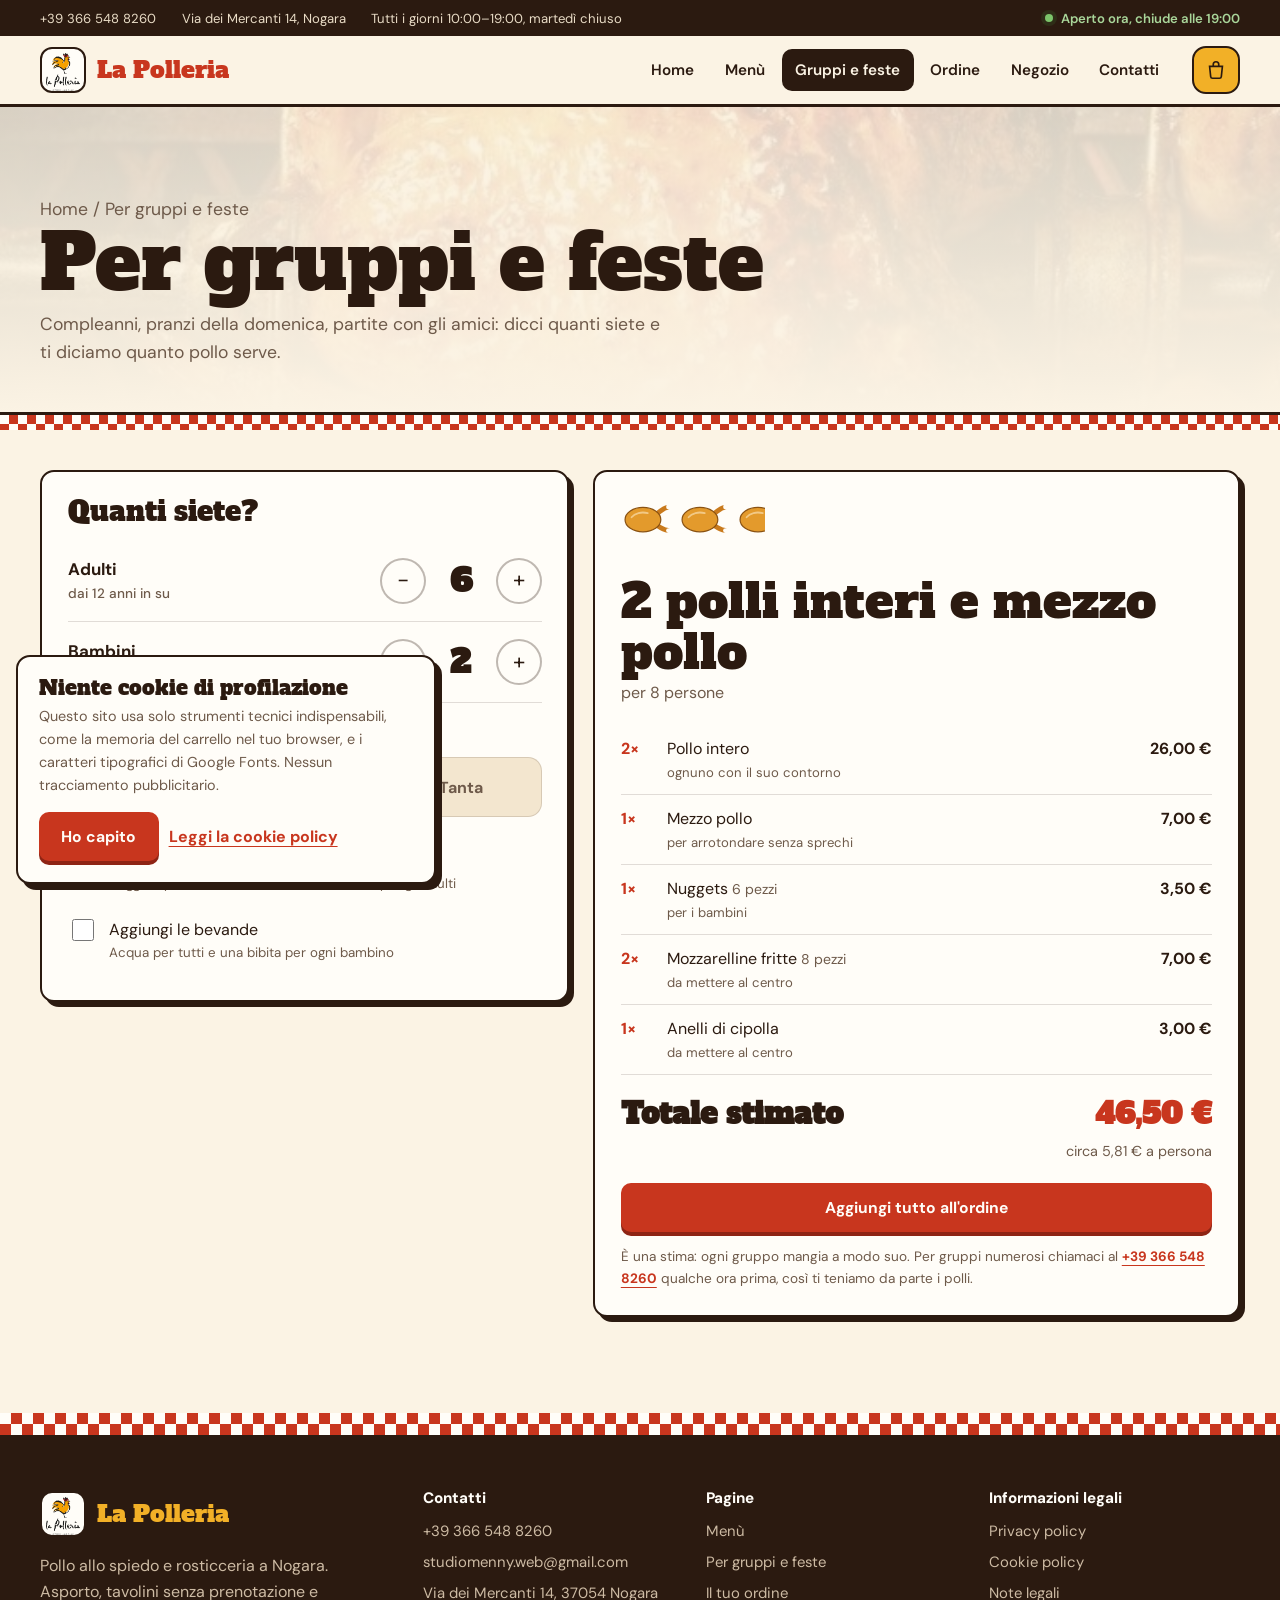
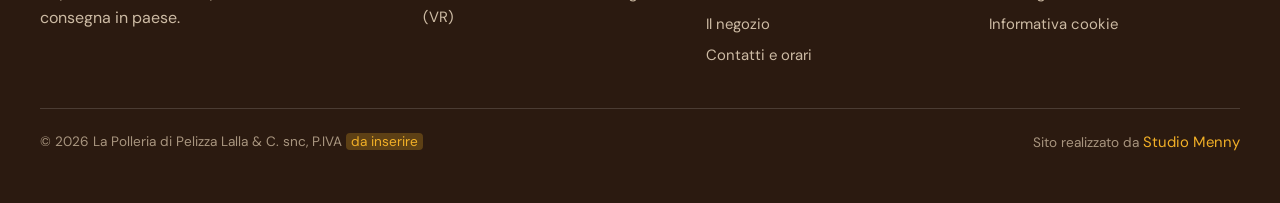
<file: feste.html>
<!DOCTYPE html>
<html lang="it">
<head>
  <meta charset="UTF-8">
  <meta name="viewport" content="width=device-width, initial-scale=1, viewport-fit=cover">
  <title>Per gruppi e feste, La Polleria</title>
  <meta name="description" content="Calcola quanti polli, fritti e bevande servono per il tuo gruppo e aggiungili all'ordine in un tocco.">
  <meta name="theme-color" content="#FBF3E4">
  <link rel="icon" href="images/logo.png">
  <meta property="og:title" content="Per gruppi e feste, La Polleria">
  <meta property="og:description" content="Calcola quanti polli, fritti e bevande servono per il tuo gruppo e aggiungili all'ordine in un tocco.">
  <meta property="og:image" content="https://studiomenny.github.io/POLLERIA-OSVALDO/images/hero-spiedo.jpg">
  <meta property="og:type" content="website">
  <link rel="preconnect" href="https://fonts.googleapis.com"><link rel="preconnect" href="https://fonts.gstatic.com" crossorigin><link href="https://fonts.googleapis.com/css2?family=Alfa+Slab+One&family=DM+Sans:wght@400;500;600;700;800&display=swap" rel="stylesheet">
  <link rel="stylesheet" href="style.css">
</head>
<body>
<a class="skip-link" href="#main">Vai al contenuto</a>
<header class="topbar">
  <div class="topbar-strip">
    <div class="wrap">
      <a href="tel:+393665488260">+39 366 548 8260</a>
      <a href="contatti.html">Via dei Mercanti 14, Nogara</a>
      <span>Tutti i giorni 10:00–19:00, martedì chiuso</span>
      <span class="status strip-status" data-status>Orari</span>
    </div>
  </div>
  <div class="topbar-main">
    <div class="wrap">
      <button class="menu-toggle" type="button" aria-expanded="false" aria-controls="mainnav" aria-label="Apri il menu di navigazione"><span></span></button>
      <a class="brand" href="index.html" aria-label="La Polleria, pagina iniziale">
        <span class="brand-badge"><img src="images/logo.png" alt="" width="46" height="46"></span>
        <span class="brand-text"><span class="brand-name">La Polleria</span><span class="status brand-status" data-status></span></span>
      </a>
      <nav class="mainnav" id="mainnav" aria-label="Navigazione principale">
        <a href="index.html">Home</a>
        <a href="menu.html">Menù</a>
        <a href="feste.html" aria-current="page">Gruppi e feste</a>
        <a href="ordina.html">Ordine</a>
        <a href="negozio.html">Negozio</a>
        <a href="contatti.html">Contatti</a>
        <span class="status nav-status" data-status>Orari</span>
      </nav>
      <a class="cart-btn" href="ordina.html" aria-label="Il tuo ordine"><svg viewBox="0 0 24 24" aria-hidden="true"><path d="M5 8h14l-1.2 11.2a2 2 0 0 1-2 1.8H8.2a2 2 0 0 1-2-1.8L5 8z"/><path d="M9 8V6a3 3 0 0 1 6 0v2"/></svg><span class="badge" data-cart-count hidden>0</span></a>
    </div>
  </div>
</header>

<main id="main">
  <section class="page-head">
    <div class="page-head-bg"><img src="images/spiedo-scuro.jpg" alt=""></div>
    <div class="wrap">
      <p class="crumbs"><a href="index.html">Home</a> / Per gruppi e feste</p>
      <h1>Per gruppi e feste</h1>
      <p>Compleanni, pranzi della domenica, partite con gli amici: dicci quanti siete e ti diciamo quanto pollo serve.</p>
    </div>
  </section>

  <div class="wrap party" id="party">
    <section class="panel party-form">
      <h2>Quanti siete?</h2>
      <div class="stepper-row">
        <p>Adulti<small>dai 12 anni in su</small></p>
        <div class="stepper">
          <button type="button" class="qty-btn" data-step="adults" data-delta="-1" aria-label="Un adulto in meno">&minus;</button>
          <output data-value="adults" aria-live="polite">6</output>
          <button type="button" class="qty-btn" data-step="adults" data-delta="1" aria-label="Un adulto in più">+</button>
        </div>
      </div>
      <div class="stepper-row">
        <p>Bambini<small>sotto i 12 anni</small></p>
        <div class="stepper">
          <button type="button" class="qty-btn" data-step="kids" data-delta="-1" aria-label="Un bambino in meno">&minus;</button>
          <output data-value="kids" aria-live="polite">2</output>
          <button type="button" class="qty-btn" data-step="kids" data-delta="1" aria-label="Un bambino in più">+</button>
        </div>
      </div>

      <span class="field-label">Quanta fame avete?</span>
      <div class="segmented segmented--3" role="group" aria-label="Appetito">
        <button type="button" data-appetite="leggero" aria-pressed="false">Poca</button>
        <button type="button" class="is-active" data-appetite="normale" aria-pressed="true">Normale</button>
        <button type="button" data-appetite="tanta" aria-pressed="false">Tanta</button>
      </div>

      <label class="check"><input type="checkbox" id="opt-fritti" checked><span>Fritti da mettere al centro<small>Nuggets per i bambini, mozzarelline e anelli per gli adulti</small></span></label>
      <label class="check"><input type="checkbox" id="opt-drinks"><span>Aggiungi le bevande<small>Acqua per tutti e una bibita per ogni bambino</small></span></label>
    </section>

    <section class="panel party-result" aria-live="polite">
      <div class="birds" id="party-birds" aria-hidden="true"></div>
      <p class="party-big" id="party-headline"></p>
      <p class="party-sub" id="party-people"></p>
      <ul class="plan" id="party-list"></ul>
      <div class="party-total"><span>Totale stimato</span><span id="party-total">0,00 €</span></div>
      <p class="party-perhead" id="party-perhead"></p>
      <button type="button" class="btn btn-fire btn-block" id="party-add">Aggiungi tutto all'ordine</button>
      <p class="party-next" id="party-next" hidden><a class="link" href="ordina.html">Vai all'ordine per scegliere i contorni e inviarlo</a></p>
      <p class="fine">È una stima: ogni gruppo mangia a modo suo. Per gruppi numerosi chiamaci al <a class="link" href="tel:+393665488260">+39 366 548 8260</a> qualche ora prima, così ti teniamo da parte i polli.</p>
    </section>
  </div>
</main>
<footer class="site-foot">
  <div class="wrap">
    <div class="foot-grid">
      <div class="foot-brand">
        <a class="brand" href="index.html"><span class="brand-badge"><img src="images/logo.png" alt="" width="46" height="46"></span><span class="brand-name">La Polleria</span></a>
        <p>Pollo allo spiedo e rosticceria a Nogara. Asporto, tavolini senza prenotazione e consegna in paese.</p>
      </div>
      <div>
        <h2>Contatti</h2>
        <ul>
          <li><a href="tel:+393665488260">+39 366 548 8260</a></li>
          <li><a href="mailto:studiomenny.web@gmail.com">studiomenny.web@gmail.com</a></li>
          <li>Via dei Mercanti 14, 37054 Nogara (VR)</li>
        </ul>
      </div>
      <div>
        <h2>Pagine</h2>
        <ul>
          <li><a href="menu.html">Menù</a></li>
          <li><a href="feste.html">Per gruppi e feste</a></li>
          <li><a href="ordina.html">Il tuo ordine</a></li>
          <li><a href="negozio.html">Il negozio</a></li>
          <li><a href="contatti.html">Contatti e orari</a></li>
        </ul>
      </div>
      <div>
        <h2>Informazioni legali</h2>
        <ul>
          <li><a href="privacy.html">Privacy policy</a></li>
          <li><a href="cookie.html">Cookie policy</a></li>
          <li><a href="note-legali.html">Note legali</a></li>
          <li><button type="button" data-cookie-open>Informativa cookie</button></li>
        </ul>
      </div>
    </div>
    <div class="foot-bottom">
      <span>© <span data-year>2026</span> La Polleria di Pelizza Lalla &amp; C. snc, P.IVA <span class="placeholder">da inserire</span></span>
      <span>Sito realizzato da <a href="https://www.studiomenny.it/" target="_blank" rel="noopener">Studio Menny</a></span>
    </div>
  </div>
</footer>

<nav class="actionbar" aria-label="Azioni rapide">
  <a class="ab-call" href="tel:+393665488260"><svg viewBox="0 0 24 24" aria-hidden="true"><path d="M6.6 10.8c1.4 2.8 3.7 5.1 6.5 6.5l2.2-2.2c.3-.3.7-.4 1-.2 1.1.4 2.3.6 3.5.6.6 0 1 .4 1 1V20c0 .6-.4 1-1 1C10.6 21 3 13.4 3 4c0-.6.4-1 1-1h3.5c.6 0 1 .4 1 1 0 1.2.2 2.4.6 3.5.1.3 0 .7-.2 1z"/></svg>Chiama</a>
  <a class="ab-wa" href="https://wa.me/393665488260" target="_blank" rel="noopener"><svg viewBox="0 0 24 24" aria-hidden="true"><path d="M12 2C6.5 2 2 6.5 2 12c0 1.8.5 3.5 1.3 5L2 22l5.2-1.3c1.5.8 3.1 1.3 4.8 1.3 5.5 0 10-4.5 10-10S17.5 2 12 2zm0 18c-1.6 0-3.1-.4-4.4-1.2l-.3-.2-3.1.8.8-3-.2-.3C4 14.7 3.6 13.4 3.6 12c0-4.6 3.8-8.4 8.4-8.4s8.4 3.8 8.4 8.4-3.8 8.4-8.4 8.4zm4.6-6.3c-.3-.1-1.5-.7-1.7-.8-.2-.1-.4-.1-.6.1-.2.3-.6.8-.8 1-.1.2-.3.2-.5.1-.3-.1-1.2-.4-2.2-1.4-.8-.7-1.4-1.6-1.5-1.9-.2-.3 0-.4.1-.6.1-.1.3-.3.4-.5.1-.1.2-.3.2-.4.1-.2 0-.3 0-.5-.1-.1-.6-1.4-.8-1.9-.2-.5-.4-.4-.6-.4h-.5c-.2 0-.5.1-.7.3-.2.3-1 1-1 2.3s1 2.7 1.1 2.9c.1.2 2 3 4.8 4.2.7.3 1.2.5 1.6.6.7.2 1.3.2 1.8.1.5-.1 1.5-.6 1.8-1.2.2-.6.2-1.1.1-1.2-.1-.1-.2-.2-.5-.3z"/></svg>WhatsApp</a>
  <a class="ab-order" href="ordina.html"><svg viewBox="0 0 24 24" aria-hidden="true"><path d="M5 8h14l-1.2 11.2a2 2 0 0 1-2 1.8H8.2a2 2 0 0 1-2-1.8L5 8z"/><path d="M9 8V6a3 3 0 0 1 6 0v2"/></svg>Ordine <span class="badge" data-cart-count hidden>0</span></a>
</nav>

<div class="toast" id="toast" role="status" aria-live="polite"></div>

<div class="cookie" id="cookie" role="dialog" aria-labelledby="cookie-title" hidden>
  <h2 id="cookie-title">Niente cookie di profilazione</h2>
  <p>Questo sito usa solo strumenti tecnici indispensabili, come la memoria del carrello nel tuo browser, e i caratteri tipografici di Google Fonts. Nessun tracciamento pubblicitario.</p>
  <div class="cookie-actions">
    <button type="button" class="btn btn-fire" data-cookie-ok>Ho capito</button>
    <a class="link" href="cookie.html">Leggi la cookie policy</a>
  </div>
</div>
<script src="data.js"></script>
<script src="cart.js"></script>
<script src="app.js"></script>
<script src="feste.js"></script>
</body>
</html>
</file>
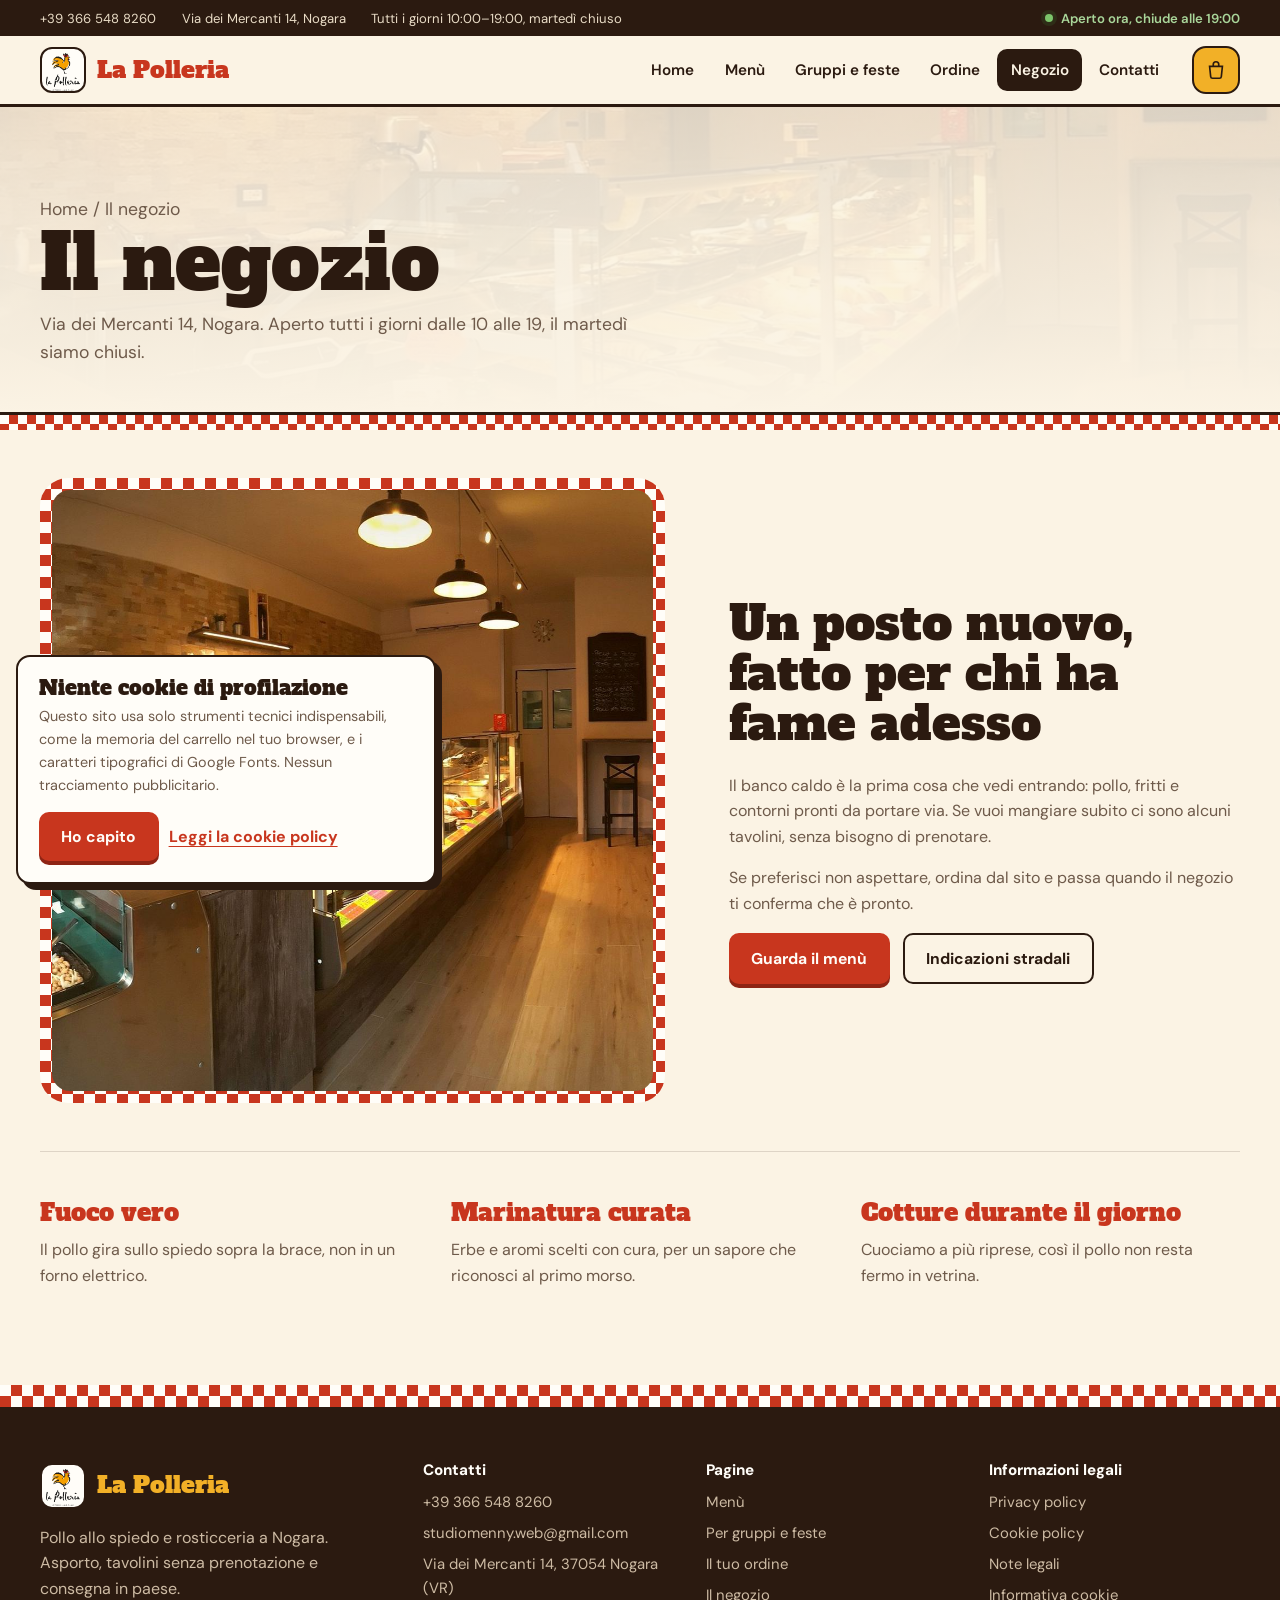
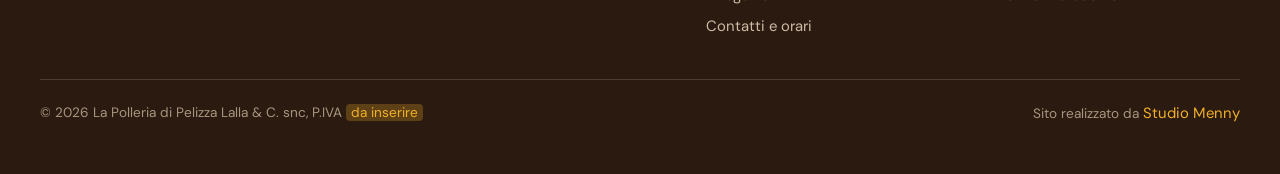
<file: negozio.html>
<!DOCTYPE html>
<html lang="it">
<head>
  <meta charset="UTF-8">
  <meta name="viewport" content="width=device-width, initial-scale=1, viewport-fit=cover">
  <title>Il negozio, La Polleria Nogara</title>
  <meta name="description" content="Il negozio della Polleria in Via dei Mercanti 14 a Nogara: banco caldo, tavolini senza prenotazione, asporto e consegna.">
  <meta name="theme-color" content="#FBF3E4">
  <link rel="icon" href="images/logo.png">
  <meta property="og:title" content="Il negozio, La Polleria Nogara">
  <meta property="og:description" content="Il negozio della Polleria in Via dei Mercanti 14 a Nogara: banco caldo, tavolini senza prenotazione, asporto e consegna.">
  <meta property="og:image" content="https://studiomenny.github.io/POLLERIA-OSVALDO/images/hero-spiedo.jpg">
  <meta property="og:type" content="website">
  <link rel="preconnect" href="https://fonts.googleapis.com"><link rel="preconnect" href="https://fonts.gstatic.com" crossorigin><link href="https://fonts.googleapis.com/css2?family=Alfa+Slab+One&family=DM+Sans:wght@400;500;600;700;800&display=swap" rel="stylesheet">
  <link rel="stylesheet" href="style.css">
</head>
<body>
<a class="skip-link" href="#main">Vai al contenuto</a>
<header class="topbar">
  <div class="topbar-strip">
    <div class="wrap">
      <a href="tel:+393665488260">+39 366 548 8260</a>
      <a href="contatti.html">Via dei Mercanti 14, Nogara</a>
      <span>Tutti i giorni 10:00–19:00, martedì chiuso</span>
      <span class="status strip-status" data-status>Orari</span>
    </div>
  </div>
  <div class="topbar-main">
    <div class="wrap">
      <button class="menu-toggle" type="button" aria-expanded="false" aria-controls="mainnav" aria-label="Apri il menu di navigazione"><span></span></button>
      <a class="brand" href="index.html" aria-label="La Polleria, pagina iniziale">
        <span class="brand-badge"><img src="images/logo.png" alt="" width="46" height="46"></span>
        <span class="brand-text"><span class="brand-name">La Polleria</span><span class="status brand-status" data-status></span></span>
      </a>
      <nav class="mainnav" id="mainnav" aria-label="Navigazione principale">
        <a href="index.html">Home</a>
        <a href="menu.html">Menù</a>
        <a href="feste.html">Gruppi e feste</a>
        <a href="ordina.html">Ordine</a>
        <a href="negozio.html" aria-current="page">Negozio</a>
        <a href="contatti.html">Contatti</a>
        <span class="status nav-status" data-status>Orari</span>
      </nav>
      <a class="cart-btn" href="ordina.html" aria-label="Il tuo ordine"><svg viewBox="0 0 24 24" aria-hidden="true"><path d="M5 8h14l-1.2 11.2a2 2 0 0 1-2 1.8H8.2a2 2 0 0 1-2-1.8L5 8z"/><path d="M9 8V6a3 3 0 0 1 6 0v2"/></svg><span class="badge" data-cart-count hidden>0</span></a>
    </div>
  </div>
</header>

<main id="main">
  <section class="page-head">
    <div class="page-head-bg"><img src="images/negozio.jpg" alt=""></div>
    <div class="wrap">
      <p class="crumbs"><a href="index.html">Home</a> / Il negozio</p>
      <h1>Il negozio</h1>
      <p>Via dei Mercanti 14, Nogara. Aperto tutti i giorni dalle 10 alle 19, il martedì siamo chiusi.</p>
    </div>
  </section>

  <div class="wrap">
    <section class="shop">
      <div class="shop-img"><img src="images/negozio.jpg" alt="Il banco della Polleria con la vetrina calda, le luci a sospensione e i tavolini" loading="lazy"></div>
      <div>
        <h2>Un posto nuovo, fatto per chi ha fame adesso</h2>
        <p>Il banco caldo è la prima cosa che vedi entrando: pollo, fritti e contorni pronti da portare via. Se vuoi mangiare subito ci sono alcuni tavolini, senza bisogno di prenotare.</p>
        <p>Se preferisci non aspettare, ordina dal sito e passa quando il negozio ti conferma che è pronto.</p>
        <div class="signature-actions">
          <a class="btn btn-fire" href="menu.html">Guarda il menù</a>
          <a class="btn btn-line" href="https://www.google.com/maps/search/?api=1&amp;query=Nogara+VR" target="_blank" rel="noopener">Indicazioni stradali</a>
        </div>
      </div>
    </section>

    <section class="pillars">
      <div>
        <h3>Fuoco vero</h3>
        <p>Il pollo gira sullo spiedo sopra la brace, non in un forno elettrico.</p>
      </div>
      <div>
        <h3>Marinatura curata</h3>
        <p>Erbe e aromi scelti con cura, per un sapore che riconosci al primo morso.</p>
      </div>
      <div>
        <h3>Cotture durante il giorno</h3>
        <p>Cuociamo a più riprese, così il pollo non resta fermo in vetrina.</p>
      </div>
    </section>
  </div>
</main>
<footer class="site-foot">
  <div class="wrap">
    <div class="foot-grid">
      <div class="foot-brand">
        <a class="brand" href="index.html"><span class="brand-badge"><img src="images/logo.png" alt="" width="46" height="46"></span><span class="brand-name">La Polleria</span></a>
        <p>Pollo allo spiedo e rosticceria a Nogara. Asporto, tavolini senza prenotazione e consegna in paese.</p>
      </div>
      <div>
        <h2>Contatti</h2>
        <ul>
          <li><a href="tel:+393665488260">+39 366 548 8260</a></li>
          <li><a href="mailto:studiomenny.web@gmail.com">studiomenny.web@gmail.com</a></li>
          <li>Via dei Mercanti 14, 37054 Nogara (VR)</li>
        </ul>
      </div>
      <div>
        <h2>Pagine</h2>
        <ul>
          <li><a href="menu.html">Menù</a></li>
          <li><a href="feste.html">Per gruppi e feste</a></li>
          <li><a href="ordina.html">Il tuo ordine</a></li>
          <li><a href="negozio.html">Il negozio</a></li>
          <li><a href="contatti.html">Contatti e orari</a></li>
        </ul>
      </div>
      <div>
        <h2>Informazioni legali</h2>
        <ul>
          <li><a href="privacy.html">Privacy policy</a></li>
          <li><a href="cookie.html">Cookie policy</a></li>
          <li><a href="note-legali.html">Note legali</a></li>
          <li><button type="button" data-cookie-open>Informativa cookie</button></li>
        </ul>
      </div>
    </div>
    <div class="foot-bottom">
      <span>© <span data-year>2026</span> La Polleria di Pelizza Lalla &amp; C. snc, P.IVA <span class="placeholder">da inserire</span></span>
      <span>Sito realizzato da <a href="https://www.studiomenny.it/" target="_blank" rel="noopener">Studio Menny</a></span>
    </div>
  </div>
</footer>

<nav class="actionbar" aria-label="Azioni rapide">
  <a class="ab-call" href="tel:+393665488260"><svg viewBox="0 0 24 24" aria-hidden="true"><path d="M6.6 10.8c1.4 2.8 3.7 5.1 6.5 6.5l2.2-2.2c.3-.3.7-.4 1-.2 1.1.4 2.3.6 3.5.6.6 0 1 .4 1 1V20c0 .6-.4 1-1 1C10.6 21 3 13.4 3 4c0-.6.4-1 1-1h3.5c.6 0 1 .4 1 1 0 1.2.2 2.4.6 3.5.1.3 0 .7-.2 1z"/></svg>Chiama</a>
  <a class="ab-wa" href="https://wa.me/393665488260" target="_blank" rel="noopener"><svg viewBox="0 0 24 24" aria-hidden="true"><path d="M12 2C6.5 2 2 6.5 2 12c0 1.8.5 3.5 1.3 5L2 22l5.2-1.3c1.5.8 3.1 1.3 4.8 1.3 5.5 0 10-4.5 10-10S17.5 2 12 2zm0 18c-1.6 0-3.1-.4-4.4-1.2l-.3-.2-3.1.8.8-3-.2-.3C4 14.7 3.6 13.4 3.6 12c0-4.6 3.8-8.4 8.4-8.4s8.4 3.8 8.4 8.4-3.8 8.4-8.4 8.4zm4.6-6.3c-.3-.1-1.5-.7-1.7-.8-.2-.1-.4-.1-.6.1-.2.3-.6.8-.8 1-.1.2-.3.2-.5.1-.3-.1-1.2-.4-2.2-1.4-.8-.7-1.4-1.6-1.5-1.9-.2-.3 0-.4.1-.6.1-.1.3-.3.4-.5.1-.1.2-.3.2-.4.1-.2 0-.3 0-.5-.1-.1-.6-1.4-.8-1.9-.2-.5-.4-.4-.6-.4h-.5c-.2 0-.5.1-.7.3-.2.3-1 1-1 2.3s1 2.7 1.1 2.9c.1.2 2 3 4.8 4.2.7.3 1.2.5 1.6.6.7.2 1.3.2 1.8.1.5-.1 1.5-.6 1.8-1.2.2-.6.2-1.1.1-1.2-.1-.1-.2-.2-.5-.3z"/></svg>WhatsApp</a>
  <a class="ab-order" href="ordina.html"><svg viewBox="0 0 24 24" aria-hidden="true"><path d="M5 8h14l-1.2 11.2a2 2 0 0 1-2 1.8H8.2a2 2 0 0 1-2-1.8L5 8z"/><path d="M9 8V6a3 3 0 0 1 6 0v2"/></svg>Ordine <span class="badge" data-cart-count hidden>0</span></a>
</nav>

<div class="toast" id="toast" role="status" aria-live="polite"></div>

<div class="cookie" id="cookie" role="dialog" aria-labelledby="cookie-title" hidden>
  <h2 id="cookie-title">Niente cookie di profilazione</h2>
  <p>Questo sito usa solo strumenti tecnici indispensabili, come la memoria del carrello nel tuo browser, e i caratteri tipografici di Google Fonts. Nessun tracciamento pubblicitario.</p>
  <div class="cookie-actions">
    <button type="button" class="btn btn-fire" data-cookie-ok>Ho capito</button>
    <a class="link" href="cookie.html">Leggi la cookie policy</a>
  </div>
</div>
<script src="data.js"></script>
<script src="cart.js"></script>
<script src="app.js"></script>
</body>
</html>
</file>
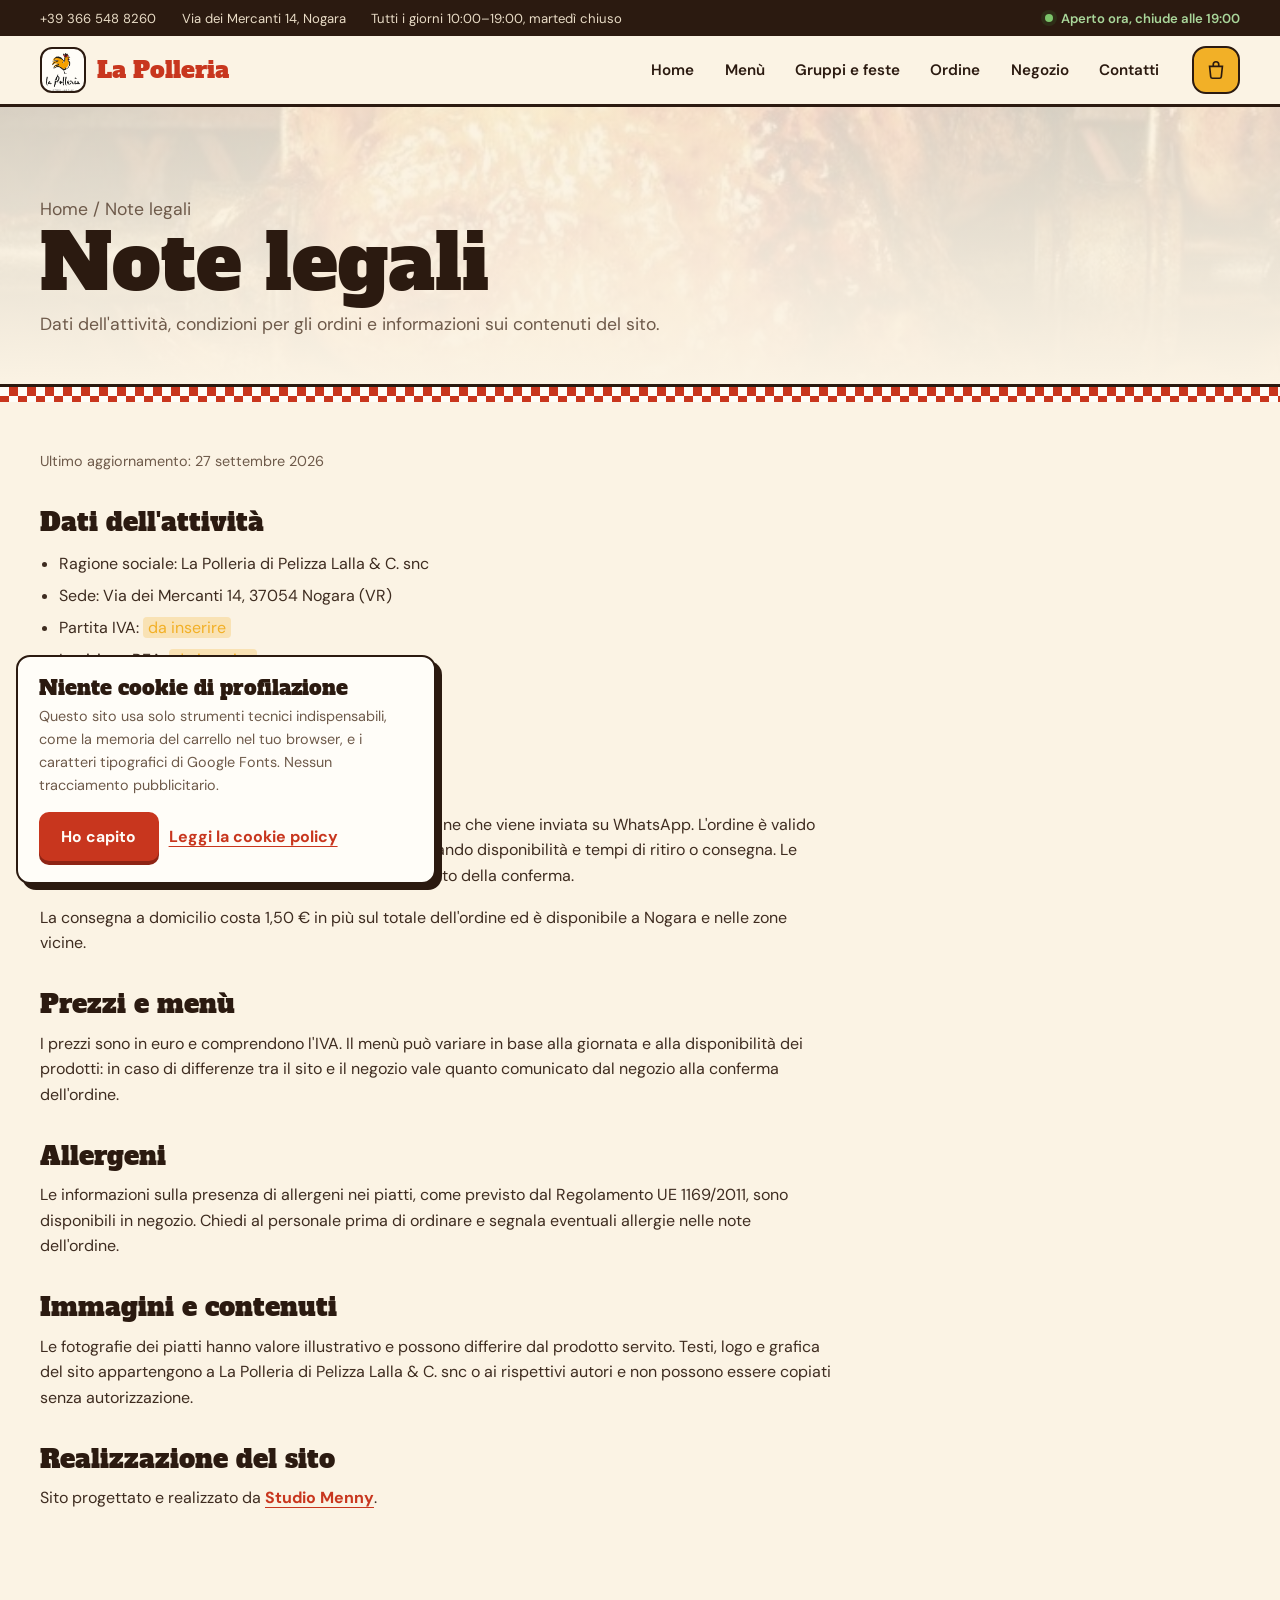
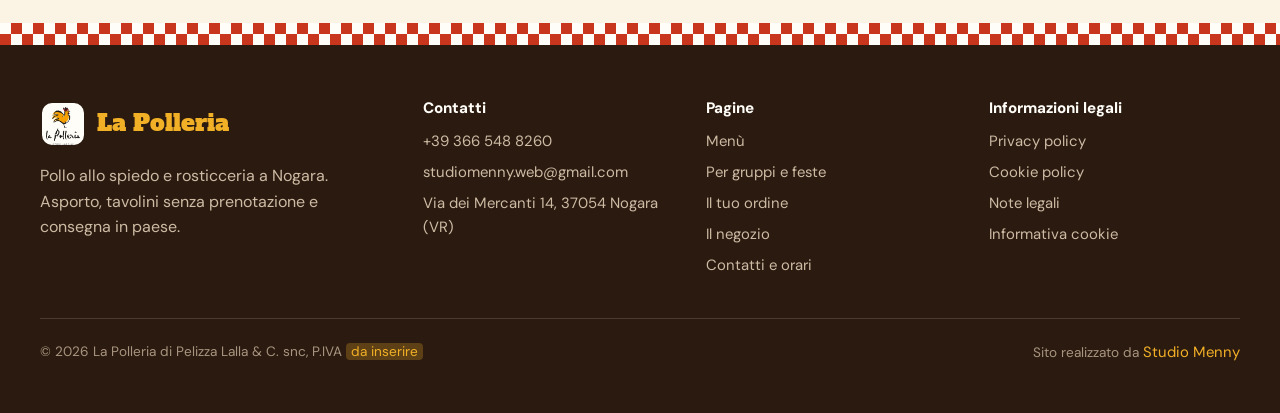
<file: note-legali.html>
<!DOCTYPE html>
<html lang="it">
<head>
  <meta charset="UTF-8">
  <meta name="viewport" content="width=device-width, initial-scale=1, viewport-fit=cover">
  <title>Note legali, La Polleria</title>
  <meta name="description" content="Dati dell'attività, condizioni per gli ordini e informazioni sui contenuti del sito.">
  <meta name="theme-color" content="#FBF3E4">
  <link rel="icon" href="images/logo.png">
  <meta property="og:title" content="Note legali, La Polleria">
  <meta property="og:description" content="Dati dell'attività, condizioni per gli ordini e informazioni sui contenuti del sito.">
  <meta property="og:image" content="https://studiomenny.github.io/POLLERIA-OSVALDO/images/hero-spiedo.jpg">
  <meta property="og:type" content="website">
  <link rel="preconnect" href="https://fonts.googleapis.com"><link rel="preconnect" href="https://fonts.gstatic.com" crossorigin><link href="https://fonts.googleapis.com/css2?family=Alfa+Slab+One&family=DM+Sans:wght@400;500;600;700;800&display=swap" rel="stylesheet">
  <link rel="stylesheet" href="style.css">
</head>
<body>
<a class="skip-link" href="#main">Vai al contenuto</a>
<header class="topbar">
  <div class="topbar-strip">
    <div class="wrap">
      <a href="tel:+393665488260">+39 366 548 8260</a>
      <a href="contatti.html">Via dei Mercanti 14, Nogara</a>
      <span>Tutti i giorni 10:00–19:00, martedì chiuso</span>
      <span class="status strip-status" data-status>Orari</span>
    </div>
  </div>
  <div class="topbar-main">
    <div class="wrap">
      <button class="menu-toggle" type="button" aria-expanded="false" aria-controls="mainnav" aria-label="Apri il menu di navigazione"><span></span></button>
      <a class="brand" href="index.html" aria-label="La Polleria, pagina iniziale">
        <span class="brand-badge"><img src="images/logo.png" alt="" width="46" height="46"></span>
        <span class="brand-text"><span class="brand-name">La Polleria</span><span class="status brand-status" data-status></span></span>
      </a>
      <nav class="mainnav" id="mainnav" aria-label="Navigazione principale">
        <a href="index.html">Home</a>
        <a href="menu.html">Menù</a>
        <a href="feste.html">Gruppi e feste</a>
        <a href="ordina.html">Ordine</a>
        <a href="negozio.html">Negozio</a>
        <a href="contatti.html">Contatti</a>
        <span class="status nav-status" data-status>Orari</span>
      </nav>
      <a class="cart-btn" href="ordina.html" aria-label="Il tuo ordine"><svg viewBox="0 0 24 24" aria-hidden="true"><path d="M5 8h14l-1.2 11.2a2 2 0 0 1-2 1.8H8.2a2 2 0 0 1-2-1.8L5 8z"/><path d="M9 8V6a3 3 0 0 1 6 0v2"/></svg><span class="badge" data-cart-count hidden>0</span></a>
    </div>
  </div>
</header>

<main id="main">
  <section class="page-head">
    <div class="page-head-bg"><img src="images/spiedo-scuro.jpg" alt=""></div>
    <div class="wrap">
      <p class="crumbs"><a href="index.html">Home</a> / Note legali</p>
      <h1>Note legali</h1>
      <p>Dati dell'attività, condizioni per gli ordini e informazioni sui contenuti del sito.</p>
    </div>
  </section>

  <div class="wrap">
    <article class="legal">
      <p class="updated">Ultimo aggiornamento: 27 settembre 2026</p>

      <h2>Dati dell'attività</h2>
      <ul>
        <li>Ragione sociale: La Polleria di Pelizza Lalla &amp; C. snc</li>
        <li>Sede: Via dei Mercanti 14, 37054 Nogara (VR)</li>
        <li>Partita IVA: <span class="placeholder">da inserire</span></li>
        <li>Iscrizione REA: <span class="placeholder">da inserire</span></li>
        <li>Telefono: <a class="link" href="tel:+393665488260">+39 366 548 8260</a></li>
        <li>Email: <a class="link" href="mailto:studiomenny.web@gmail.com">studiomenny.web@gmail.com</a></li>
      </ul>

      <h2>Ordini dal sito</h2>
      <p>Il carrello del sito serve a comporre una richiesta d'ordine che viene inviata su WhatsApp. L'ordine è valido solo quando il negozio risponde per confermarlo, indicando disponibilità e tempi di ritiro o consegna. Le modalità di pagamento vengono concordate al momento della conferma.</p>
      <p>La consegna a domicilio costa 1,50 € in più sul totale dell'ordine ed è disponibile a Nogara e nelle zone vicine.</p>

      <h2>Prezzi e menù</h2>
      <p>I prezzi sono in euro e comprendono l'IVA. Il menù può variare in base alla giornata e alla disponibilità dei prodotti: in caso di differenze tra il sito e il negozio vale quanto comunicato dal negozio alla conferma dell'ordine.</p>

      <h2>Allergeni</h2>
      <p>Le informazioni sulla presenza di allergeni nei piatti, come previsto dal Regolamento UE 1169/2011, sono disponibili in negozio. Chiedi al personale prima di ordinare e segnala eventuali allergie nelle note dell'ordine.</p>

      <h2>Immagini e contenuti</h2>
      <p>Le fotografie dei piatti hanno valore illustrativo e possono differire dal prodotto servito. Testi, logo e grafica del sito appartengono a La Polleria di Pelizza Lalla &amp; C. snc o ai rispettivi autori e non possono essere copiati senza autorizzazione.</p>

      <h2>Realizzazione del sito</h2>
      <p>Sito progettato e realizzato da <a class="link" href="https://www.studiomenny.it/" target="_blank" rel="noopener">Studio Menny</a>.</p>

    </article>
  </div>
</main>
<footer class="site-foot">
  <div class="wrap">
    <div class="foot-grid">
      <div class="foot-brand">
        <a class="brand" href="index.html"><span class="brand-badge"><img src="images/logo.png" alt="" width="46" height="46"></span><span class="brand-name">La Polleria</span></a>
        <p>Pollo allo spiedo e rosticceria a Nogara. Asporto, tavolini senza prenotazione e consegna in paese.</p>
      </div>
      <div>
        <h2>Contatti</h2>
        <ul>
          <li><a href="tel:+393665488260">+39 366 548 8260</a></li>
          <li><a href="mailto:studiomenny.web@gmail.com">studiomenny.web@gmail.com</a></li>
          <li>Via dei Mercanti 14, 37054 Nogara (VR)</li>
        </ul>
      </div>
      <div>
        <h2>Pagine</h2>
        <ul>
          <li><a href="menu.html">Menù</a></li>
          <li><a href="feste.html">Per gruppi e feste</a></li>
          <li><a href="ordina.html">Il tuo ordine</a></li>
          <li><a href="negozio.html">Il negozio</a></li>
          <li><a href="contatti.html">Contatti e orari</a></li>
        </ul>
      </div>
      <div>
        <h2>Informazioni legali</h2>
        <ul>
          <li><a href="privacy.html">Privacy policy</a></li>
          <li><a href="cookie.html">Cookie policy</a></li>
          <li><a href="note-legali.html">Note legali</a></li>
          <li><button type="button" data-cookie-open>Informativa cookie</button></li>
        </ul>
      </div>
    </div>
    <div class="foot-bottom">
      <span>© <span data-year>2026</span> La Polleria di Pelizza Lalla &amp; C. snc, P.IVA <span class="placeholder">da inserire</span></span>
      <span>Sito realizzato da <a href="https://www.studiomenny.it/" target="_blank" rel="noopener">Studio Menny</a></span>
    </div>
  </div>
</footer>

<nav class="actionbar" aria-label="Azioni rapide">
  <a class="ab-call" href="tel:+393665488260"><svg viewBox="0 0 24 24" aria-hidden="true"><path d="M6.6 10.8c1.4 2.8 3.7 5.1 6.5 6.5l2.2-2.2c.3-.3.7-.4 1-.2 1.1.4 2.3.6 3.5.6.6 0 1 .4 1 1V20c0 .6-.4 1-1 1C10.6 21 3 13.4 3 4c0-.6.4-1 1-1h3.5c.6 0 1 .4 1 1 0 1.2.2 2.4.6 3.5.1.3 0 .7-.2 1z"/></svg>Chiama</a>
  <a class="ab-wa" href="https://wa.me/393665488260" target="_blank" rel="noopener"><svg viewBox="0 0 24 24" aria-hidden="true"><path d="M12 2C6.5 2 2 6.5 2 12c0 1.8.5 3.5 1.3 5L2 22l5.2-1.3c1.5.8 3.1 1.3 4.8 1.3 5.5 0 10-4.5 10-10S17.5 2 12 2zm0 18c-1.6 0-3.1-.4-4.4-1.2l-.3-.2-3.1.8.8-3-.2-.3C4 14.7 3.6 13.4 3.6 12c0-4.6 3.8-8.4 8.4-8.4s8.4 3.8 8.4 8.4-3.8 8.4-8.4 8.4zm4.6-6.3c-.3-.1-1.5-.7-1.7-.8-.2-.1-.4-.1-.6.1-.2.3-.6.8-.8 1-.1.2-.3.2-.5.1-.3-.1-1.2-.4-2.2-1.4-.8-.7-1.4-1.6-1.5-1.9-.2-.3 0-.4.1-.6.1-.1.3-.3.4-.5.1-.1.2-.3.2-.4.1-.2 0-.3 0-.5-.1-.1-.6-1.4-.8-1.9-.2-.5-.4-.4-.6-.4h-.5c-.2 0-.5.1-.7.3-.2.3-1 1-1 2.3s1 2.7 1.1 2.9c.1.2 2 3 4.8 4.2.7.3 1.2.5 1.6.6.7.2 1.3.2 1.8.1.5-.1 1.5-.6 1.8-1.2.2-.6.2-1.1.1-1.2-.1-.1-.2-.2-.5-.3z"/></svg>WhatsApp</a>
  <a class="ab-order" href="ordina.html"><svg viewBox="0 0 24 24" aria-hidden="true"><path d="M5 8h14l-1.2 11.2a2 2 0 0 1-2 1.8H8.2a2 2 0 0 1-2-1.8L5 8z"/><path d="M9 8V6a3 3 0 0 1 6 0v2"/></svg>Ordine <span class="badge" data-cart-count hidden>0</span></a>
</nav>

<div class="toast" id="toast" role="status" aria-live="polite"></div>

<div class="cookie" id="cookie" role="dialog" aria-labelledby="cookie-title" hidden>
  <h2 id="cookie-title">Niente cookie di profilazione</h2>
  <p>Questo sito usa solo strumenti tecnici indispensabili, come la memoria del carrello nel tuo browser, e i caratteri tipografici di Google Fonts. Nessun tracciamento pubblicitario.</p>
  <div class="cookie-actions">
    <button type="button" class="btn btn-fire" data-cookie-ok>Ho capito</button>
    <a class="link" href="cookie.html">Leggi la cookie policy</a>
  </div>
</div>
<script src="data.js"></script>
<script src="cart.js"></script>
<script src="app.js"></script>
</body>
</html>
</file>
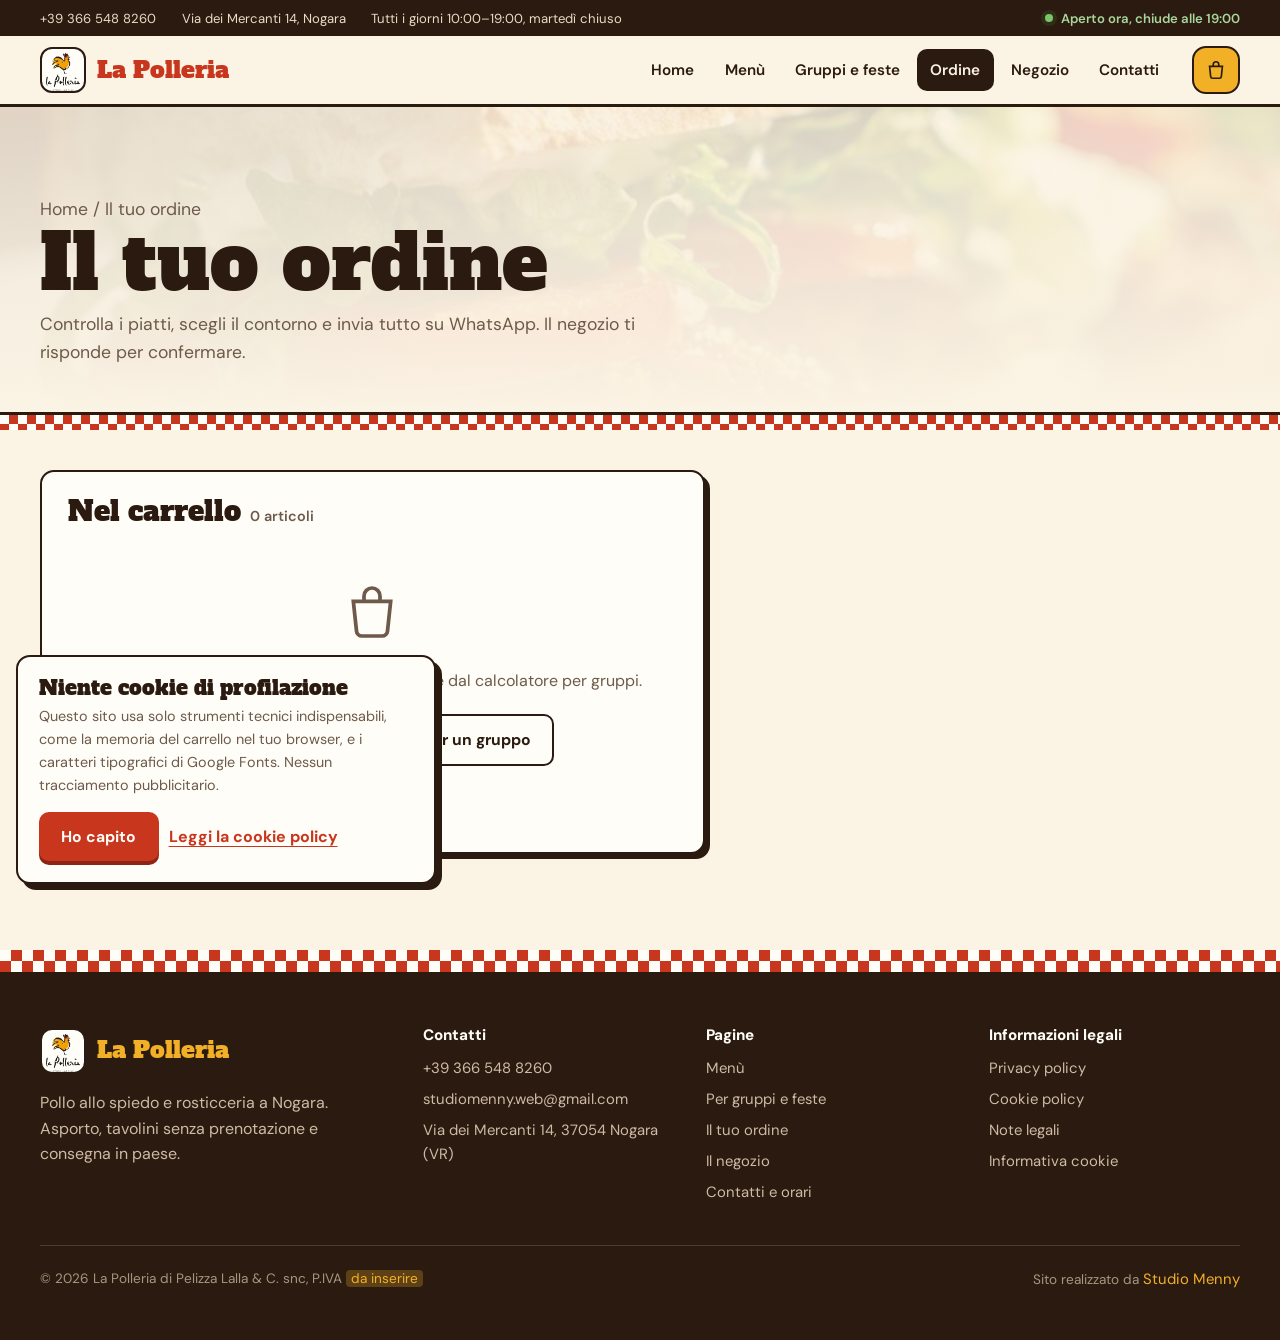
<file: ordina.html>
<!DOCTYPE html>
<html lang="it">
<head>
  <meta charset="UTF-8">
  <meta name="viewport" content="width=device-width, initial-scale=1, viewport-fit=cover">
  <title>Il tuo ordine, La Polleria</title>
  <meta name="description" content="Rivedi l'ordine, scegli ritiro o consegna e invialo su WhatsApp alla Polleria.">
  <meta name="theme-color" content="#FBF3E4">
  <link rel="icon" href="images/logo.png">
  <meta property="og:title" content="Il tuo ordine, La Polleria">
  <meta property="og:description" content="Rivedi l'ordine, scegli ritiro o consegna e invialo su WhatsApp alla Polleria.">
  <meta property="og:image" content="https://studiomenny.github.io/POLLERIA-OSVALDO/images/hero-spiedo.jpg">
  <meta property="og:type" content="website">
  <link rel="preconnect" href="https://fonts.googleapis.com"><link rel="preconnect" href="https://fonts.gstatic.com" crossorigin><link href="https://fonts.googleapis.com/css2?family=Alfa+Slab+One&family=DM+Sans:wght@400;500;600;700;800&display=swap" rel="stylesheet">
  <link rel="stylesheet" href="style.css">
</head>
<body>
<a class="skip-link" href="#main">Vai al contenuto</a>
<header class="topbar">
  <div class="topbar-strip">
    <div class="wrap">
      <a href="tel:+393665488260">+39 366 548 8260</a>
      <a href="contatti.html">Via dei Mercanti 14, Nogara</a>
      <span>Tutti i giorni 10:00–19:00, martedì chiuso</span>
      <span class="status strip-status" data-status>Orari</span>
    </div>
  </div>
  <div class="topbar-main">
    <div class="wrap">
      <button class="menu-toggle" type="button" aria-expanded="false" aria-controls="mainnav" aria-label="Apri il menu di navigazione"><span></span></button>
      <a class="brand" href="index.html" aria-label="La Polleria, pagina iniziale">
        <span class="brand-badge"><img src="images/logo.png" alt="" width="46" height="46"></span>
        <span class="brand-text"><span class="brand-name">La Polleria</span><span class="status brand-status" data-status></span></span>
      </a>
      <nav class="mainnav" id="mainnav" aria-label="Navigazione principale">
        <a href="index.html">Home</a>
        <a href="menu.html">Menù</a>
        <a href="feste.html">Gruppi e feste</a>
        <a href="ordina.html" aria-current="page">Ordine</a>
        <a href="negozio.html">Negozio</a>
        <a href="contatti.html">Contatti</a>
        <span class="status nav-status" data-status>Orari</span>
      </nav>
      <a class="cart-btn" href="ordina.html" aria-label="Il tuo ordine"><svg viewBox="0 0 24 24" aria-hidden="true"><path d="M5 8h14l-1.2 11.2a2 2 0 0 1-2 1.8H8.2a2 2 0 0 1-2-1.8L5 8z"/><path d="M9 8V6a3 3 0 0 1 6 0v2"/></svg><span class="badge" data-cart-count hidden>0</span></a>
    </div>
  </div>
</header>

<main id="main">
  <section class="page-head">
    <div class="page-head-bg"><img src="images/menu-panino-american.jpg" alt=""></div>
    <div class="wrap">
      <p class="crumbs"><a href="index.html">Home</a> / Il tuo ordine</p>
      <h1>Il tuo ordine</h1>
      <p>Controlla i piatti, scegli il contorno e invia tutto su WhatsApp. Il negozio ti risponde per confermare.</p>
    </div>
  </section>

  <div class="wrap order">
    <section class="panel">
      <h2>Nel carrello <span><span id="order-count">0</span> articoli</span></h2>

      <div class="order-empty" id="order-empty">
        <svg viewBox="0 0 24 24" aria-hidden="true"><path d="M5 8h14l-1.2 11.2a2 2 0 0 1-2 1.8H8.2a2 2 0 0 1-2-1.8L5 8z"/><path d="M9 8V6a3 3 0 0 1 6 0v2"/></svg>
        <p>Il carrello è vuoto. Parti dal menù o fatti aiutare dal calcolatore per gruppi.</p>
        <a class="btn btn-fire" href="menu.html">Vai al menù</a>
        <a class="btn btn-line" href="feste.html">Calcola per un gruppo</a>
        <p><button type="button" class="text-btn" id="order-reorder" hidden>Ripeti l'ultimo ordine</button></p>
      </div>

      <ul class="lines" id="order-list"></ul>
      <div class="order-tools" data-when-filled hidden>
        <a class="link" href="menu.html">Aggiungi altro dal menù</a>
        <button type="button" class="text-btn" id="order-clear">Svuota il carrello</button>
      </div>
    </section>

    <aside class="panel order-summary" data-when-filled hidden>
      <h2>Come lo vuoi</h2>
      <div class="segmented" role="group" aria-label="Ritiro o consegna">
        <button type="button" class="is-active" data-mode="ritiro" aria-pressed="true">Ritiro in negozio<small>Via dei Mercanti 14</small></button>
        <button type="button" data-mode="domicilio" aria-pressed="false">A domicilio<small>+1,50 €</small></button>
      </div>

      <div class="field">
        <label for="o-name">Il tuo nome</label>
        <input id="o-name" autocomplete="name" placeholder="Es. Marco Rossi">
      </div>
      <div class="field" id="address-field" hidden>
        <label for="o-address">Indirizzo di consegna</label>
        <input id="o-address" autocomplete="street-address" placeholder="Via, numero civico, paese">
        <small>Consegniamo a Nogara e nelle zone vicine.</small>
      </div>
      <div class="field">
        <label for="o-notes">Note per il negozio <small>(facoltativo)</small></label>
        <textarea id="o-notes" placeholder="Allergie, orario che preferiresti, citofono..."></textarea>
      </div>

      <div class="totals">
        <div><span>Subtotale</span><span id="sum-sub">0,00 €</span></div>
        <div id="sum-fee-row" hidden><span>Consegna a domicilio</span><span id="sum-fee">1,50 €</span></div>
        <div class="grand"><span>Totale</span><span id="sum-total">0,00 €</span></div>
      </div>

      <p class="form-error" id="order-error" role="alert" hidden></p>
      <button type="button" class="btn btn-wa btn-block" id="order-send"><svg viewBox="0 0 24 24" aria-hidden="true"><path d="M12 2C6.5 2 2 6.5 2 12c0 1.8.5 3.5 1.3 5L2 22l5.2-1.3c1.5.8 3.1 1.3 4.8 1.3 5.5 0 10-4.5 10-10S17.5 2 12 2zm0 18c-1.6 0-3.1-.4-4.4-1.2l-.3-.2-3.1.8.8-3-.2-.3C4 14.7 3.6 13.4 3.6 12c0-4.6 3.8-8.4 8.4-8.4s8.4 3.8 8.4 8.4-3.8 8.4-8.4 8.4zm4.6-6.3c-.3-.1-1.5-.7-1.7-.8-.2-.1-.4-.1-.6.1-.2.3-.6.8-.8 1-.1.2-.3.2-.5.1-.3-.1-1.2-.4-2.2-1.4-.8-.7-1.4-1.6-1.5-1.9-.2-.3 0-.4.1-.6.1-.1.3-.3.4-.5.1-.1.2-.3.2-.4.1-.2 0-.3 0-.5-.1-.1-.6-1.4-.8-1.9-.2-.5-.4-.4-.6-.4h-.5c-.2 0-.5.1-.7.3-.2.3-1 1-1 2.3s1 2.7 1.1 2.9c.1.2 2 3 4.8 4.2.7.3 1.2.5 1.6.6.7.2 1.3.2 1.8.1.5-.1 1.5-.6 1.8-1.2.2-.6.2-1.1.1-1.2-.1-.1-.2-.2-.5-.3z"/></svg>Invia l'ordine su WhatsApp</button>
      <p class="fine">Si apre WhatsApp con il messaggio già scritto: premi invia. L'ordine è valido solo dopo la conferma del negozio. Nome e indirizzo restano salvati solo in questo browser per la prossima volta.</p>
    </aside>
  </div>
</main>
<footer class="site-foot">
  <div class="wrap">
    <div class="foot-grid">
      <div class="foot-brand">
        <a class="brand" href="index.html"><span class="brand-badge"><img src="images/logo.png" alt="" width="46" height="46"></span><span class="brand-name">La Polleria</span></a>
        <p>Pollo allo spiedo e rosticceria a Nogara. Asporto, tavolini senza prenotazione e consegna in paese.</p>
      </div>
      <div>
        <h2>Contatti</h2>
        <ul>
          <li><a href="tel:+393665488260">+39 366 548 8260</a></li>
          <li><a href="mailto:studiomenny.web@gmail.com">studiomenny.web@gmail.com</a></li>
          <li>Via dei Mercanti 14, 37054 Nogara (VR)</li>
        </ul>
      </div>
      <div>
        <h2>Pagine</h2>
        <ul>
          <li><a href="menu.html">Menù</a></li>
          <li><a href="feste.html">Per gruppi e feste</a></li>
          <li><a href="ordina.html">Il tuo ordine</a></li>
          <li><a href="negozio.html">Il negozio</a></li>
          <li><a href="contatti.html">Contatti e orari</a></li>
        </ul>
      </div>
      <div>
        <h2>Informazioni legali</h2>
        <ul>
          <li><a href="privacy.html">Privacy policy</a></li>
          <li><a href="cookie.html">Cookie policy</a></li>
          <li><a href="note-legali.html">Note legali</a></li>
          <li><button type="button" data-cookie-open>Informativa cookie</button></li>
        </ul>
      </div>
    </div>
    <div class="foot-bottom">
      <span>© <span data-year>2026</span> La Polleria di Pelizza Lalla &amp; C. snc, P.IVA <span class="placeholder">da inserire</span></span>
      <span>Sito realizzato da <a href="https://www.studiomenny.it/" target="_blank" rel="noopener">Studio Menny</a></span>
    </div>
  </div>
</footer>

<nav class="actionbar" aria-label="Azioni rapide">
  <a class="ab-call" href="tel:+393665488260"><svg viewBox="0 0 24 24" aria-hidden="true"><path d="M6.6 10.8c1.4 2.8 3.7 5.1 6.5 6.5l2.2-2.2c.3-.3.7-.4 1-.2 1.1.4 2.3.6 3.5.6.6 0 1 .4 1 1V20c0 .6-.4 1-1 1C10.6 21 3 13.4 3 4c0-.6.4-1 1-1h3.5c.6 0 1 .4 1 1 0 1.2.2 2.4.6 3.5.1.3 0 .7-.2 1z"/></svg>Chiama</a>
  <a class="ab-wa" href="https://wa.me/393665488260" target="_blank" rel="noopener"><svg viewBox="0 0 24 24" aria-hidden="true"><path d="M12 2C6.5 2 2 6.5 2 12c0 1.8.5 3.5 1.3 5L2 22l5.2-1.3c1.5.8 3.1 1.3 4.8 1.3 5.5 0 10-4.5 10-10S17.5 2 12 2zm0 18c-1.6 0-3.1-.4-4.4-1.2l-.3-.2-3.1.8.8-3-.2-.3C4 14.7 3.6 13.4 3.6 12c0-4.6 3.8-8.4 8.4-8.4s8.4 3.8 8.4 8.4-3.8 8.4-8.4 8.4zm4.6-6.3c-.3-.1-1.5-.7-1.7-.8-.2-.1-.4-.1-.6.1-.2.3-.6.8-.8 1-.1.2-.3.2-.5.1-.3-.1-1.2-.4-2.2-1.4-.8-.7-1.4-1.6-1.5-1.9-.2-.3 0-.4.1-.6.1-.1.3-.3.4-.5.1-.1.2-.3.2-.4.1-.2 0-.3 0-.5-.1-.1-.6-1.4-.8-1.9-.2-.5-.4-.4-.6-.4h-.5c-.2 0-.5.1-.7.3-.2.3-1 1-1 2.3s1 2.7 1.1 2.9c.1.2 2 3 4.8 4.2.7.3 1.2.5 1.6.6.7.2 1.3.2 1.8.1.5-.1 1.5-.6 1.8-1.2.2-.6.2-1.1.1-1.2-.1-.1-.2-.2-.5-.3z"/></svg>WhatsApp</a>
  <a class="ab-order" href="ordina.html"><svg viewBox="0 0 24 24" aria-hidden="true"><path d="M5 8h14l-1.2 11.2a2 2 0 0 1-2 1.8H8.2a2 2 0 0 1-2-1.8L5 8z"/><path d="M9 8V6a3 3 0 0 1 6 0v2"/></svg>Ordine <span class="badge" data-cart-count hidden>0</span></a>
</nav>

<div class="toast" id="toast" role="status" aria-live="polite"></div>

<div class="cookie" id="cookie" role="dialog" aria-labelledby="cookie-title" hidden>
  <h2 id="cookie-title">Niente cookie di profilazione</h2>
  <p>Questo sito usa solo strumenti tecnici indispensabili, come la memoria del carrello nel tuo browser, e i caratteri tipografici di Google Fonts. Nessun tracciamento pubblicitario.</p>
  <div class="cookie-actions">
    <button type="button" class="btn btn-fire" data-cookie-ok>Ho capito</button>
    <a class="link" href="cookie.html">Leggi la cookie policy</a>
  </div>
</div>
<script src="data.js"></script>
<script src="cart.js"></script>
<script src="app.js"></script>
<script src="ordina.js"></script>
</body>
</html>
</file>
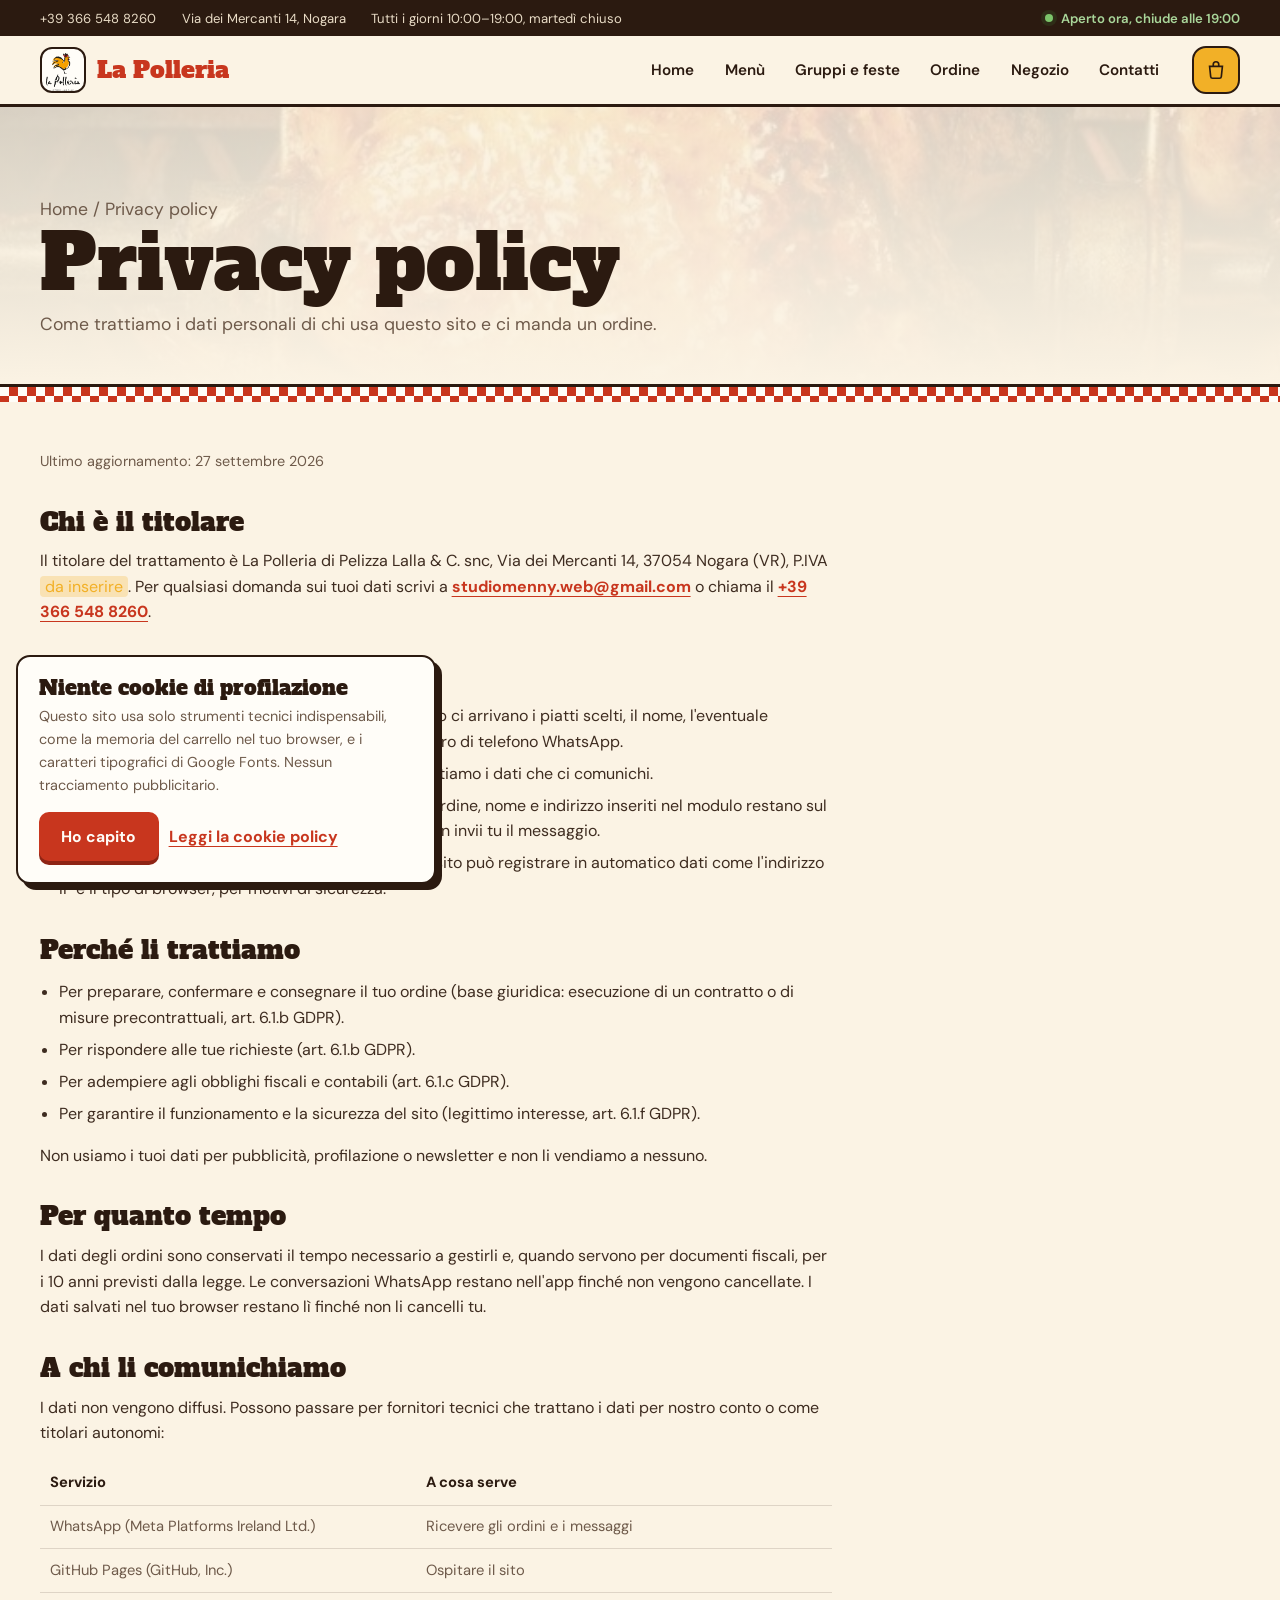
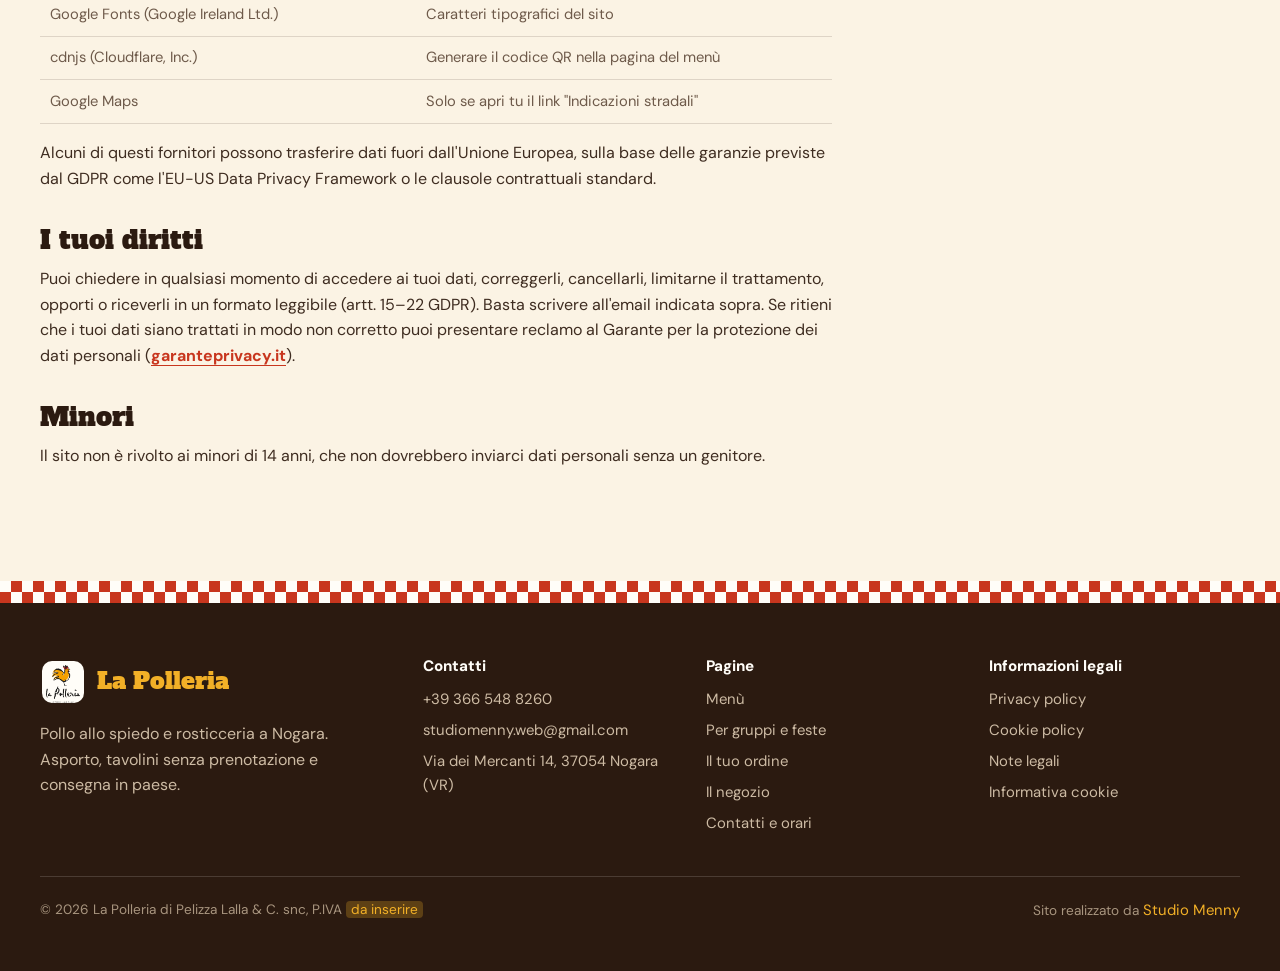
<file: privacy.html>
<!DOCTYPE html>
<html lang="it">
<head>
  <meta charset="UTF-8">
  <meta name="viewport" content="width=device-width, initial-scale=1, viewport-fit=cover">
  <title>Privacy policy, La Polleria</title>
  <meta name="description" content="Come trattiamo i dati personali di chi usa questo sito e ci manda un ordine.">
  <meta name="theme-color" content="#FBF3E4">
  <link rel="icon" href="images/logo.png">
  <meta property="og:title" content="Privacy policy, La Polleria">
  <meta property="og:description" content="Come trattiamo i dati personali di chi usa questo sito e ci manda un ordine.">
  <meta property="og:image" content="https://studiomenny.github.io/POLLERIA-OSVALDO/images/hero-spiedo.jpg">
  <meta property="og:type" content="website">
  <link rel="preconnect" href="https://fonts.googleapis.com"><link rel="preconnect" href="https://fonts.gstatic.com" crossorigin><link href="https://fonts.googleapis.com/css2?family=Alfa+Slab+One&family=DM+Sans:wght@400;500;600;700;800&display=swap" rel="stylesheet">
  <link rel="stylesheet" href="style.css">
</head>
<body>
<a class="skip-link" href="#main">Vai al contenuto</a>
<header class="topbar">
  <div class="topbar-strip">
    <div class="wrap">
      <a href="tel:+393665488260">+39 366 548 8260</a>
      <a href="contatti.html">Via dei Mercanti 14, Nogara</a>
      <span>Tutti i giorni 10:00–19:00, martedì chiuso</span>
      <span class="status strip-status" data-status>Orari</span>
    </div>
  </div>
  <div class="topbar-main">
    <div class="wrap">
      <button class="menu-toggle" type="button" aria-expanded="false" aria-controls="mainnav" aria-label="Apri il menu di navigazione"><span></span></button>
      <a class="brand" href="index.html" aria-label="La Polleria, pagina iniziale">
        <span class="brand-badge"><img src="images/logo.png" alt="" width="46" height="46"></span>
        <span class="brand-text"><span class="brand-name">La Polleria</span><span class="status brand-status" data-status></span></span>
      </a>
      <nav class="mainnav" id="mainnav" aria-label="Navigazione principale">
        <a href="index.html">Home</a>
        <a href="menu.html">Menù</a>
        <a href="feste.html">Gruppi e feste</a>
        <a href="ordina.html">Ordine</a>
        <a href="negozio.html">Negozio</a>
        <a href="contatti.html">Contatti</a>
        <span class="status nav-status" data-status>Orari</span>
      </nav>
      <a class="cart-btn" href="ordina.html" aria-label="Il tuo ordine"><svg viewBox="0 0 24 24" aria-hidden="true"><path d="M5 8h14l-1.2 11.2a2 2 0 0 1-2 1.8H8.2a2 2 0 0 1-2-1.8L5 8z"/><path d="M9 8V6a3 3 0 0 1 6 0v2"/></svg><span class="badge" data-cart-count hidden>0</span></a>
    </div>
  </div>
</header>

<main id="main">
  <section class="page-head">
    <div class="page-head-bg"><img src="images/spiedo-scuro.jpg" alt=""></div>
    <div class="wrap">
      <p class="crumbs"><a href="index.html">Home</a> / Privacy policy</p>
      <h1>Privacy policy</h1>
      <p>Come trattiamo i dati personali di chi usa questo sito e ci manda un ordine.</p>
    </div>
  </section>

  <div class="wrap">
    <article class="legal">
      <p class="updated">Ultimo aggiornamento: 27 settembre 2026</p>

      <h2>Chi è il titolare</h2>
      <p>Il titolare del trattamento è La Polleria di Pelizza Lalla &amp; C. snc, Via dei Mercanti 14, 37054 Nogara (VR), P.IVA <span class="placeholder">da inserire</span>. Per qualsiasi domanda sui tuoi dati scrivi a <a class="link" href="mailto:studiomenny.web@gmail.com">studiomenny.web@gmail.com</a> o chiama il <a class="link" href="tel:+393665488260">+39 366 548 8260</a>.</p>

      <h2>Quali dati trattiamo</h2>
      <ul>
        <li><strong>Dati dell'ordine</strong>: quando invii un ordine su WhatsApp ci arrivano i piatti scelti, il nome, l'eventuale indirizzo di consegna, le note che scrivi e il tuo numero di telefono WhatsApp.</li>
        <li><strong>Contatti diretti</strong>: se ci chiami o ci scrivi un'email trattiamo i dati che ci comunichi.</li>
        <li><strong>Dati salvati solo nel tuo browser</strong>: carrello, ultimo ordine, nome e indirizzo inseriti nel modulo restano sul tuo dispositivo e non ci vengono trasmessi finché non invii tu il messaggio.</li>
        <li><strong>Dati tecnici di navigazione</strong>: il servizio che ospita il sito può registrare in automatico dati come l'indirizzo IP e il tipo di browser, per motivi di sicurezza.</li>
      </ul>

      <h2>Perché li trattiamo</h2>
      <ul>
        <li>Per preparare, confermare e consegnare il tuo ordine (base giuridica: esecuzione di un contratto o di misure precontrattuali, art. 6.1.b GDPR).</li>
        <li>Per rispondere alle tue richieste (art. 6.1.b GDPR).</li>
        <li>Per adempiere agli obblighi fiscali e contabili (art. 6.1.c GDPR).</li>
        <li>Per garantire il funzionamento e la sicurezza del sito (legittimo interesse, art. 6.1.f GDPR).</li>
      </ul>
      <p>Non usiamo i tuoi dati per pubblicità, profilazione o newsletter e non li vendiamo a nessuno.</p>

      <h2>Per quanto tempo</h2>
      <p>I dati degli ordini sono conservati il tempo necessario a gestirli e, quando servono per documenti fiscali, per i 10 anni previsti dalla legge. Le conversazioni WhatsApp restano nell'app finché non vengono cancellate. I dati salvati nel tuo browser restano lì finché non li cancelli tu.</p>

      <h2>A chi li comunichiamo</h2>
      <p>I dati non vengono diffusi. Possono passare per fornitori tecnici che trattano i dati per nostro conto o come titolari autonomi:</p>
      <table>
        <thead><tr><th>Servizio</th><th>A cosa serve</th></tr></thead>
        <tbody>
          <tr><td>WhatsApp (Meta Platforms Ireland Ltd.)</td><td>Ricevere gli ordini e i messaggi</td></tr>
          <tr><td>GitHub Pages (GitHub, Inc.)</td><td>Ospitare il sito</td></tr>
          <tr><td>Google Fonts (Google Ireland Ltd.)</td><td>Caratteri tipografici del sito</td></tr>
          <tr><td>cdnjs (Cloudflare, Inc.)</td><td>Generare il codice QR nella pagina del menù</td></tr>
          <tr><td>Google Maps</td><td>Solo se apri tu il link "Indicazioni stradali"</td></tr>
        </tbody>
      </table>
      <p>Alcuni di questi fornitori possono trasferire dati fuori dall'Unione Europea, sulla base delle garanzie previste dal GDPR come l'EU-US Data Privacy Framework o le clausole contrattuali standard.</p>

      <h2>I tuoi diritti</h2>
      <p>Puoi chiedere in qualsiasi momento di accedere ai tuoi dati, correggerli, cancellarli, limitarne il trattamento, opporti o riceverli in un formato leggibile (artt. 15–22 GDPR). Basta scrivere all'email indicata sopra. Se ritieni che i tuoi dati siano trattati in modo non corretto puoi presentare reclamo al Garante per la protezione dei dati personali (<a class="link" href="https://www.garanteprivacy.it" target="_blank" rel="noopener">garanteprivacy.it</a>).</p>

      <h2>Minori</h2>
      <p>Il sito non è rivolto ai minori di 14 anni, che non dovrebbero inviarci dati personali senza un genitore.</p>

    </article>
  </div>
</main>
<footer class="site-foot">
  <div class="wrap">
    <div class="foot-grid">
      <div class="foot-brand">
        <a class="brand" href="index.html"><span class="brand-badge"><img src="images/logo.png" alt="" width="46" height="46"></span><span class="brand-name">La Polleria</span></a>
        <p>Pollo allo spiedo e rosticceria a Nogara. Asporto, tavolini senza prenotazione e consegna in paese.</p>
      </div>
      <div>
        <h2>Contatti</h2>
        <ul>
          <li><a href="tel:+393665488260">+39 366 548 8260</a></li>
          <li><a href="mailto:studiomenny.web@gmail.com">studiomenny.web@gmail.com</a></li>
          <li>Via dei Mercanti 14, 37054 Nogara (VR)</li>
        </ul>
      </div>
      <div>
        <h2>Pagine</h2>
        <ul>
          <li><a href="menu.html">Menù</a></li>
          <li><a href="feste.html">Per gruppi e feste</a></li>
          <li><a href="ordina.html">Il tuo ordine</a></li>
          <li><a href="negozio.html">Il negozio</a></li>
          <li><a href="contatti.html">Contatti e orari</a></li>
        </ul>
      </div>
      <div>
        <h2>Informazioni legali</h2>
        <ul>
          <li><a href="privacy.html">Privacy policy</a></li>
          <li><a href="cookie.html">Cookie policy</a></li>
          <li><a href="note-legali.html">Note legali</a></li>
          <li><button type="button" data-cookie-open>Informativa cookie</button></li>
        </ul>
      </div>
    </div>
    <div class="foot-bottom">
      <span>© <span data-year>2026</span> La Polleria di Pelizza Lalla &amp; C. snc, P.IVA <span class="placeholder">da inserire</span></span>
      <span>Sito realizzato da <a href="https://www.studiomenny.it/" target="_blank" rel="noopener">Studio Menny</a></span>
    </div>
  </div>
</footer>

<nav class="actionbar" aria-label="Azioni rapide">
  <a class="ab-call" href="tel:+393665488260"><svg viewBox="0 0 24 24" aria-hidden="true"><path d="M6.6 10.8c1.4 2.8 3.7 5.1 6.5 6.5l2.2-2.2c.3-.3.7-.4 1-.2 1.1.4 2.3.6 3.5.6.6 0 1 .4 1 1V20c0 .6-.4 1-1 1C10.6 21 3 13.4 3 4c0-.6.4-1 1-1h3.5c.6 0 1 .4 1 1 0 1.2.2 2.4.6 3.5.1.3 0 .7-.2 1z"/></svg>Chiama</a>
  <a class="ab-wa" href="https://wa.me/393665488260" target="_blank" rel="noopener"><svg viewBox="0 0 24 24" aria-hidden="true"><path d="M12 2C6.5 2 2 6.5 2 12c0 1.8.5 3.5 1.3 5L2 22l5.2-1.3c1.5.8 3.1 1.3 4.8 1.3 5.5 0 10-4.5 10-10S17.5 2 12 2zm0 18c-1.6 0-3.1-.4-4.4-1.2l-.3-.2-3.1.8.8-3-.2-.3C4 14.7 3.6 13.4 3.6 12c0-4.6 3.8-8.4 8.4-8.4s8.4 3.8 8.4 8.4-3.8 8.4-8.4 8.4zm4.6-6.3c-.3-.1-1.5-.7-1.7-.8-.2-.1-.4-.1-.6.1-.2.3-.6.8-.8 1-.1.2-.3.2-.5.1-.3-.1-1.2-.4-2.2-1.4-.8-.7-1.4-1.6-1.5-1.9-.2-.3 0-.4.1-.6.1-.1.3-.3.4-.5.1-.1.2-.3.2-.4.1-.2 0-.3 0-.5-.1-.1-.6-1.4-.8-1.9-.2-.5-.4-.4-.6-.4h-.5c-.2 0-.5.1-.7.3-.2.3-1 1-1 2.3s1 2.7 1.1 2.9c.1.2 2 3 4.8 4.2.7.3 1.2.5 1.6.6.7.2 1.3.2 1.8.1.5-.1 1.5-.6 1.8-1.2.2-.6.2-1.1.1-1.2-.1-.1-.2-.2-.5-.3z"/></svg>WhatsApp</a>
  <a class="ab-order" href="ordina.html"><svg viewBox="0 0 24 24" aria-hidden="true"><path d="M5 8h14l-1.2 11.2a2 2 0 0 1-2 1.8H8.2a2 2 0 0 1-2-1.8L5 8z"/><path d="M9 8V6a3 3 0 0 1 6 0v2"/></svg>Ordine <span class="badge" data-cart-count hidden>0</span></a>
</nav>

<div class="toast" id="toast" role="status" aria-live="polite"></div>

<div class="cookie" id="cookie" role="dialog" aria-labelledby="cookie-title" hidden>
  <h2 id="cookie-title">Niente cookie di profilazione</h2>
  <p>Questo sito usa solo strumenti tecnici indispensabili, come la memoria del carrello nel tuo browser, e i caratteri tipografici di Google Fonts. Nessun tracciamento pubblicitario.</p>
  <div class="cookie-actions">
    <button type="button" class="btn btn-fire" data-cookie-ok>Ho capito</button>
    <a class="link" href="cookie.html">Leggi la cookie policy</a>
  </div>
</div>
<script src="data.js"></script>
<script src="cart.js"></script>
<script src="app.js"></script>
</body>
</html>
</file>
<file: style.css>
/* =========================================================
   La Polleria — foglio di stile unico per tutte le pagine
   Palette: brace, carbone, tizzone, pergamena, crosta, fiamma, rosmarino
   ========================================================= */

:root {
  /* Rosticceria di paese: carta da banco, inchiostro, pomodoro, senape */
  --brace: #FBF3E4;      /* sfondo pagina (carta) */
  --carbone: #FFFDF8;    /* schede */
  --tizzone: #F3E6CF;    /* fondi secondari */
  --pergamena: #2B1A10;  /* testo principale (inchiostro) */
  --sabbia: #6E5A4A;     /* testo secondario */
  --crosta: #C8361E;     /* rosso pomodoro: prezzi, link, accenti */
  --fiamma: #F2B027;     /* giallo senape */
  --rosmarino: #3F7A34;
  --paprika: #C8361E;
  --linea: rgba(43, 26, 16, 0.14);
  --quadretti: repeating-conic-gradient(#C8361E 0 25%, #FFFDF8 0 50%) 0 0 / 22px 22px;

  --display: "Alfa Slab One", "Rockwell", Georgia, serif;
  --body: "DM Sans", system-ui, -apple-system, "Segoe UI", sans-serif;

  --wrap: 1200px;
  --head-h: 104px;
  --r-card: 14px;
  --r-ctrl: 10px;
  --shadow: 0 22px 46px -26px rgba(43, 26, 16, 0.45);
}

@media (max-width: 900px) { :root { --head-h: 64px; } }

*, *::before, *::after { box-sizing: border-box; }

html { scroll-behavior: smooth; scroll-padding-top: calc(var(--head-h) + 16px); }

body {
  margin: 0;
  font-family: var(--body);
  font-size: 1rem;
  line-height: 1.6;
  color: var(--pergamena);
  background: var(--brace);
  -webkit-font-smoothing: antialiased;
}

body.is-locked, body.nav-open { overflow: hidden; }

[hidden] { display: none !important; }
img { max-width: 100%; display: block; }
a { color: inherit; }
button, input, select, textarea { font: inherit; color: inherit; }

h1, h2, h3 {
  font-family: var(--display);
  font-weight: 400;
  line-height: 1.05;
  letter-spacing: 0;
  margin: 0 0 0.5em;
}

p { margin: 0 0 1em; }

.wrap { width: min(100% - 2.5rem, var(--wrap)); margin-inline: auto; }

:focus-visible { outline: 2px solid var(--crosta); outline-offset: 3px; border-radius: 6px; }

.skip-link {
  position: absolute; left: 1rem; top: -60px; z-index: 300;
  background: var(--crosta); color: var(--brace); padding: 0.6rem 1rem; border-radius: 8px; font-weight: 700;
}
.skip-link:focus { top: 1rem; }

.visually-hidden {
  position: absolute !important; width: 1px; height: 1px; overflow: hidden;
  clip: rect(0 0 0 0); white-space: nowrap;
}

/* ---------- Pulsanti ---------- */

.btn {
  display: inline-flex; align-items: center; justify-content: center; gap: 0.55rem;
  min-height: 48px; padding: 0.7rem 1.35rem;
  border-radius: var(--r-ctrl); border: 1px solid transparent;
  font-weight: 700; font-size: 0.98rem; text-decoration: none; cursor: pointer;
  transition: transform 0.15s ease, background-color 0.15s ease, border-color 0.15s ease;
}
.btn:active { transform: translateY(1px); }
.btn svg { width: 20px; height: 20px; flex: none; }

.btn-fire {
  background: var(--crosta); color: #FFFDF8;
  box-shadow: 0 4px 0 #8E2414;
}
.btn-fire:hover { background: #B02E17; }
.btn-fire:active { transform: translateY(3px); box-shadow: 0 1px 0 #8E2414; }

.btn-line { border: 2px solid var(--pergamena); color: var(--pergamena); background: transparent; }
.btn-line:hover { background: var(--pergamena); color: var(--brace); }

.btn-wa { background: #25D366; color: #06331A; }
.btn-wa:hover { background: #3be27b; }
.btn-wa svg { fill: currentColor; }

.btn[disabled] { opacity: 0.4; cursor: not-allowed; box-shadow: none; }

.link {
  color: var(--crosta); font-weight: 700; text-decoration: underline;
  text-underline-offset: 4px; text-decoration-thickness: 1px;
}

/* ---------- Testata ---------- */

.topbar {
  position: sticky; top: 0; z-index: 100;
  border-bottom: 1px solid var(--linea);
  isolation: isolate;
}
/* Lo sfondo sfocato sta su uno pseudo-elemento: così il menu mobile (position: fixed) copre davvero tutto lo schermo */
.topbar::before {
  content: ""; position: absolute; inset: 0; z-index: -1;
  background: rgba(251, 243, 228, 0.97);
}

.topbar-strip { border-bottom: 1px solid var(--linea); font-size: 0.82rem; color: var(--sabbia); }
.topbar-strip .wrap { display: flex; gap: 1.6rem; align-items: center; min-height: 36px; }
.topbar-strip a { text-decoration: none; }
.topbar-strip a:hover { color: var(--pergamena); }
.topbar-strip .strip-status { margin-left: auto; }

.topbar-main .wrap { display: flex; align-items: center; gap: 1.2rem; min-height: 68px; }

.brand { display: flex; align-items: center; gap: 0.7rem; text-decoration: none; flex: none; }
.brand-badge {
  width: 46px; height: 46px; border-radius: 12px; background: var(--pergamena);
  display: grid; place-items: center; padding: 4px;
}
.brand-badge img { width: 100%; height: 100%; object-fit: contain; }
.brand-name { font-family: var(--display); font-size: 1.3rem; font-weight: 600; }
.brand-text { display: grid; line-height: 1.15; }
.brand-text .brand-status { display: none; font-size: 0.72rem; }

.mainnav { display: flex; gap: 0.2rem; margin-left: auto; }
.mainnav a {
  text-decoration: none; padding: 0.55rem 0.85rem; border-radius: 10px;
  color: var(--sabbia); font-weight: 600; font-size: 0.95rem;
}
.mainnav a:hover { color: var(--pergamena); background: rgba(43, 26, 16, 0.06); }
.mainnav a[aria-current="page"] { color: var(--pergamena); background: rgba(200, 54, 30, 0.14); box-shadow: inset 0 -2px 0 var(--crosta); }

.cart-btn {
  position: relative; display: grid; place-items: center;
  width: 48px; height: 48px; border-radius: 14px;
  background: var(--tizzone); border: 1px solid var(--linea); text-decoration: none;
}
.cart-btn svg { width: 22px; height: 22px; fill: none; stroke: var(--pergamena); stroke-width: 1.8; }
.cart-btn:hover { border-color: var(--crosta); }

.badge {
  position: absolute; top: -6px; right: -6px; min-width: 22px; height: 22px; padding: 0 6px;
  border-radius: 999px; background: var(--fiamma); color: #1F1A06;
  font-size: 0.75rem; font-weight: 800; display: grid; place-items: center;
}

.menu-toggle { display: none; }

/* Stato aperto / chiuso */
.status { display: inline-flex; align-items: center; gap: 0.5rem; font-weight: 600; }
.status::before {
  content: ""; width: 8px; height: 8px; border-radius: 50%; background: var(--sabbia); flex: none;
}
.status.is-open::before { background: var(--rosmarino); box-shadow: 0 0 0 4px rgba(63, 122, 52, 0.2); }
.status.is-open { color: #2F6B27; }
.status.is-closed::before { background: var(--paprika); }

@media (max-width: 900px) {
  .topbar-strip { display: none; }
  .topbar-main .wrap { min-height: 64px; gap: 0.7rem; }
  .brand-badge { width: 40px; height: 40px; }
  .brand-name { font-size: 1.15rem; }
  .brand-text .brand-status { display: inline-flex; gap: 0.35rem; }
  .brand-status::before { width: 6px; height: 6px; }

  .menu-toggle {
    display: grid; place-items: center; width: 48px; height: 48px;
    border-radius: 14px; border: 1px solid var(--linea); background: transparent; cursor: pointer;
  }
  .menu-toggle span, .menu-toggle span::before, .menu-toggle span::after {
    display: block; width: 20px; height: 2px; background: var(--pergamena); border-radius: 2px;
    position: relative; transition: transform 0.2s ease, background 0.2s ease;
  }
  .menu-toggle span::before, .menu-toggle span::after { content: ""; position: absolute; left: 0; }
  .menu-toggle span::before { top: -6px; }
  .menu-toggle span::after { top: 6px; }
  .nav-open .menu-toggle span { background: transparent; }
  .nav-open .menu-toggle span::before { transform: translateY(6px) rotate(45deg); }
  .nav-open .menu-toggle span::after { transform: translateY(-6px) rotate(-45deg); }

  .cart-btn { margin-left: auto; }

  .mainnav {
    position: fixed; inset: 64px 0 0 0; z-index: 99;
    flex-direction: column; gap: 0.3rem; padding: 1.4rem 1.25rem 7rem;
    background: var(--brace); margin: 0;
    transform: translateY(-8px); opacity: 0; visibility: hidden;
    transition: opacity 0.2s ease, transform 0.2s ease, visibility 0.2s;
  }
  .nav-open .mainnav { opacity: 1; transform: none; visibility: visible; }
  .mainnav a { font-family: var(--display); font-size: 1.7rem; font-weight: 600; color: var(--pergamena); padding: 0.6rem 0.4rem; }
  .mainnav a[aria-current="page"] { box-shadow: none; background: none; color: var(--crosta); }
  .mainnav .nav-status { display: flex; margin-top: 1rem; padding-top: 1rem; border-top: 1px solid var(--linea); font-size: 0.95rem; }
}
@media (min-width: 901px) { .mainnav .nav-status { display: none; } }

/* ---------- Hero (home): l'insegna della rosticceria ---------- */

.hero { position: relative; padding: clamp(2.6rem, 6vw, 4.5rem) 0 0; overflow: hidden; }

.hero-head { text-align: center; display: flex; flex-direction: column; align-items: center; }
.hero-kicker {
  display: inline-flex; align-items: center; gap: 0.7rem; flex-wrap: wrap; justify-content: center;
  font-weight: 700; font-size: 0.82rem; letter-spacing: 0.14em; text-transform: uppercase; color: var(--sabbia);
  margin-bottom: 1.4rem;
}
.kicker-pill { background: var(--fiamma); color: var(--pergamena); padding: 0.3rem 0.75rem; border-radius: 999px; letter-spacing: 0.1em; }

.hero h1 {
  font-size: clamp(3rem, 9.5vw, 7.6rem);
  line-height: 0.92; text-transform: uppercase; letter-spacing: -0.005em;
  margin: 0 0 1.3rem; text-wrap: balance;
}
.h1-red { color: var(--crosta); display: inline-block; transform: rotate(-3deg); }

.hero-lead { font-size: 1.15rem; color: var(--sabbia); max-width: 46ch; margin: 0 auto 1.8rem; }
.hero-cta { display: flex; flex-wrap: wrap; gap: 0.8rem; justify-content: center; }

.hero-stage { position: relative; margin-top: clamp(2.4rem, 5vw, 3.6rem); padding-bottom: clamp(2.6rem, 5vw, 3.4rem); }

/* La foto sta sulla tovaglia a quadretti, come al banco */
.hero-photo {
  position: relative; padding: 14px; border-radius: 22px; background: var(--quadretti);
  box-shadow: var(--shadow);
}
.hero-photo img { width: 100%; height: auto; aspect-ratio: 21 / 9; object-fit: cover; border-radius: 12px; }

/* Cartellini del prezzo */
.tag {
  position: absolute; display: grid; text-decoration: none; text-align: center;
  background: #FFFDF8; color: var(--pergamena); border-radius: 8px;
  padding: 1.4rem 1.2rem 0.8rem; box-shadow: 0 14px 26px -12px rgba(43, 26, 16, 0.55);
  transform-origin: 50% 0; transition: transform 0.25s ease;
}
.tag::before { content: ""; position: absolute; top: 0.55rem; left: 50%; width: 10px; height: 10px; margin-left: -5px; border-radius: 50%; background: var(--brace); box-shadow: inset 0 1px 2px rgba(43, 26, 16, 0.5); }
.tag span { font-weight: 700; font-size: 0.85rem; text-transform: uppercase; letter-spacing: 0.06em; }
.tag b { font-family: var(--display); font-weight: 400; font-size: 2rem; color: var(--crosta); line-height: 1.05; }
.tag--a { left: 6%; top: -1.2rem; transform: rotate(-6deg); animation: swing 4s ease-in-out infinite; }
.tag--b { left: 25%; top: -0.6rem; transform: rotate(5deg); animation: swing 4.6s ease-in-out infinite reverse; }
@keyframes swing { 0%, 100% { rotate: -2deg; } 50% { rotate: 2deg; } }

/* Timbro che gira lentamente */
.stamp { position: absolute; right: 7%; top: -3.4rem; width: 150px; height: 150px; filter: drop-shadow(0 12px 18px rgba(43, 26, 16, 0.3)); }
.stamp-bg { fill: var(--fiamma); }
.stamp-inner { fill: none; stroke: var(--pergamena); stroke-width: 2; stroke-dasharray: 3 5; }
.stamp-ring { transform-origin: 100px 100px; animation: spin 22s linear infinite; }
.stamp-ring text { font-family: var(--body); font-weight: 800; font-size: 15.5px; letter-spacing: 2.6px; fill: var(--pergamena); }
.stamp-big { font-family: var(--display); font-size: 21px; fill: var(--crosta); text-anchor: middle; }
@keyframes spin { to { transform: rotate(360deg); } }

/* Quadrante orari: biglietto bianco appoggiato sulla foto */
.dial-card {
  position: absolute; right: 3.5%; bottom: 0.4rem; width: 236px;
  padding: 1rem 1rem 1.1rem; text-align: center;
  background: #FFFDF8; border: 2px solid var(--pergamena); border-radius: 18px;
  box-shadow: 6px 6px 0 var(--pergamena);
}
.dial { width: 100%; height: auto; display: block; margin-bottom: -0.6rem; }
.dial-track { fill: none; stroke: rgba(43, 26, 16, 0.12); stroke-width: 10; stroke-linecap: round; }
.dial-progress { fill: none; stroke: url(#dialGrad); stroke-width: 10; stroke-linecap: round; }
.dial-ticks line { stroke: rgba(43, 26, 16, 0.4); stroke-width: 1.5; }
.dial-ticks text { fill: var(--sabbia); font-family: var(--body); font-size: 11px; font-weight: 700; text-anchor: middle; }
.dial-needle line { stroke: var(--pergamena); stroke-width: 3; stroke-linecap: round; }
.dial-needle circle { fill: var(--crosta); }
.dial-card:not(.is-open) .dial-needle line { stroke: var(--sabbia); }
.dial-readout strong { display: block; font-family: var(--display); font-weight: 400; font-size: 1.3rem; }
.dial-readout span { display: block; font-size: 0.85rem; color: var(--sabbia); line-height: 1.4; }
.dial-card.is-open .dial-readout strong { color: var(--rosmarino); }
.dial-card:not(.is-open) .dial-readout strong { color: var(--crosta); }

.gingham-band { height: 26px; background: var(--quadretti); background-size: 26px 26px; border-block: 3px solid var(--pergamena); }

@media (max-width: 900px) {
  .stamp { width: 116px; height: 116px; right: 3%; top: -2.6rem; }
  .tag { padding: 1.2rem 0.9rem 0.6rem; }
  .tag b { font-size: 1.6rem; }
  .tag--b { left: 33%; }
  .hero-photo img { aspect-ratio: 16 / 10; }
  .dial-card { position: relative; right: auto; bottom: auto; margin: -2.2rem auto 0; z-index: 2; }
}
@media (max-width: 480px) {
  .hero-photo { padding: 10px; }
  .hero-photo img { aspect-ratio: 4 / 3; }
  .stamp { width: 96px; height: 96px; top: -2.2rem; }
  .tag { padding: 1.1rem 0.7rem 0.5rem; }
  .tag span { font-size: 0.7rem; }
  .tag b { font-size: 1.35rem; }
  .tag--a { left: 4%; }
  .tag--b { left: 38%; }
}

/* ---------- Sezioni home ---------- */

.block { padding: clamp(3.5rem, 8vw, 6.5rem) 0; }
.block-head { max-width: 60ch; margin-bottom: 2.5rem; }
.block-head h2 { font-size: clamp(2rem, 4.2vw, 3.2rem); }
.block-head p { color: var(--sabbia); font-size: 1.05rem; }

/* Tre modi */
.modes { display: grid; grid-template-columns: repeat(3, 1fr); border-top: 1px solid var(--linea); border-bottom: 1px solid var(--linea); }
.mode { padding: 2rem 1.6rem; }
.mode + .mode { border-left: 1px solid var(--linea); }
.mode svg { width: 34px; height: 34px; stroke: var(--crosta); fill: none; stroke-width: 1.6; margin-bottom: 1rem; }
.mode h3 { font-size: 1.5rem; margin-bottom: 0.35rem; }
.mode p { color: var(--sabbia); margin: 0; }
.mode strong { color: var(--pergamena); }
@media (max-width: 760px) {
  .modes { grid-template-columns: 1fr; }
  .mode + .mode { border-left: 0; border-top: 1px solid var(--linea); }
}

/* Il più ordinato */
.signature { display: grid; grid-template-columns: 1fr 1fr; gap: clamp(2rem, 5vw, 4rem); align-items: center; }
.signature-img { border-radius: var(--r-card); overflow: hidden; aspect-ratio: 5 / 6; border: 1px solid var(--linea); }
.signature-img img { width: 100%; height: 100%; object-fit: cover; }
.signature h2 { font-size: clamp(2.2rem, 5vw, 3.8rem); font-weight: 500; }
.signature p { color: var(--sabbia); max-width: 46ch; }
.price-big { font-family: var(--display); font-size: 2.6rem; color: var(--crosta); font-weight: 600; line-height: 1; margin: 0.4rem 0 1.4rem; }
.price-big small { font-family: var(--body); font-size: 0.95rem; color: var(--sabbia); font-weight: 500; margin-left: 0.4rem; }
.signature-actions { display: flex; gap: 0.8rem; flex-wrap: wrap; }
.facts { list-style: none; padding: 0; margin: 0 0 1.8rem; display: grid; gap: 0.55rem; }
.facts li { display: flex; gap: 0.7rem; align-items: baseline; color: var(--pergamena); }
.facts li::before { content: ""; width: 7px; height: 7px; border-radius: 2px; background: var(--fiamma); transform: rotate(45deg) translateY(-2px); flex: none; }
@media (max-width: 760px) { .signature { grid-template-columns: 1fr; } }

/* Strumenti */
.tools { display: grid; grid-template-columns: 1.4fr 1fr; grid-template-rows: auto auto; gap: 1.2rem; }
.tool {
  position: relative; display: flex; flex-direction: column; justify-content: flex-end;
  padding: 1.8rem; border-radius: var(--r-card); text-decoration: none; overflow: hidden;
  background: var(--carbone); border: 1px solid var(--linea); min-height: 220px;
  transition: border-color 0.2s ease, transform 0.2s ease;
}
.tool:hover { border-color: rgba(200, 54, 30, 0.55); transform: translateY(-2px); }
.tool h3 { font-size: 1.6rem; margin-bottom: 0.35rem; }
.tool p { color: var(--sabbia); margin: 0; max-width: 40ch; }
.tool-go { margin-top: 1rem; color: var(--crosta); font-weight: 700; }
.tool--big { grid-row: span 2; min-height: 460px; background: linear-gradient(180deg, rgba(251, 243, 228, 0) 20%, rgba(251, 243, 228, 0.95) 80%), url("images/hero-spiedo.jpg") center / cover; }
.tool--big h3 { font-size: clamp(2rem, 4vw, 2.8rem); font-weight: 500; }
.tool-icon { position: absolute; top: 1.6rem; left: 1.8rem; width: 38px; height: 38px; stroke: var(--crosta); fill: none; stroke-width: 1.6; }
@media (max-width: 760px) {
  .tools { grid-template-columns: 1fr; }
  .tool--big { grid-row: auto; min-height: 340px; }
}

/* Striscia negozio */
.shop-band { position: relative; border-radius: 28px; overflow: hidden; min-height: 420px; display: flex; align-items: flex-end; border: 1px solid var(--linea); }
.shop-band img { position: absolute; inset: 0; width: 100%; height: 100%; object-fit: cover; }
.shop-band::before { content: ""; position: absolute; inset: 0; background: linear-gradient(90deg, rgba(251, 243, 228, 0.92) 0%, rgba(251, 243, 228, 0.55) 55%, rgba(251, 243, 228, 0.1) 100%); z-index: 1; }
.shop-band-copy { position: relative; z-index: 2; padding: clamp(1.8rem, 5vw, 3.5rem); max-width: 560px; }
.shop-band h2 { font-size: clamp(2rem, 4.4vw, 3.2rem); }
.shop-band p { color: var(--sabbia); }

/* ---------- Intestazione pagine interne ---------- */

.page-head {
  position: relative; overflow: hidden;
  padding: clamp(3rem, 8vw, 5.5rem) 0 clamp(2.4rem, 6vw, 4rem);
  border-bottom: 1px solid var(--linea);
}
.page-head-bg { position: absolute; inset: 0; z-index: -1; }
.page-head-bg img { width: 100%; height: 100%; object-fit: cover; opacity: 0.28; filter: saturate(1.1); }
.page-head-bg::after { content: ""; position: absolute; inset: 0; background: linear-gradient(180deg, rgba(251, 243, 228, 0.35), var(--brace) 95%); }
.page-head { isolation: isolate; }
.page-head h1 { font-size: clamp(2.6rem, 6.5vw, 4.8rem); font-weight: 500; margin-bottom: 0.4rem; }
.page-head p { color: var(--sabbia); font-size: 1.1rem; max-width: 52ch; margin: 0; }
.crumbs { font-size: 0.85rem; color: var(--sabbia); margin-bottom: 1rem; }
.crumbs a { text-decoration: none; }
.crumbs a:hover { color: var(--pergamena); }

/* ---------- Menù ---------- */

.menu-tools {
  position: sticky; top: var(--head-h); z-index: 50;
  background: rgba(251, 243, 228, 0.98);
  border-bottom: 1px solid var(--linea);
}
.menu-tools .wrap { display: flex; gap: 1rem; align-items: center; padding: 0.8rem 0; }

.search { position: relative; flex: 0 1 300px; }
.search svg { position: absolute; left: 0.9rem; top: 50%; width: 18px; height: 18px; transform: translateY(-50%); stroke: var(--sabbia); fill: none; stroke-width: 2; pointer-events: none; }
.search input {
  width: 100%; min-height: 46px; padding: 0.6rem 2.6rem;
  border-radius: 999px; border: 1px solid var(--linea); background: var(--carbone);
}
.search input::placeholder { color: #8A7766; }
.search input:focus { outline: none; border-color: var(--crosta); }
.search input::-webkit-search-cancel-button { display: none; }
.search-clear { position: absolute; right: 0.4rem; top: 50%; transform: translateY(-50%); width: 34px; height: 34px; border: 0; background: none; border-radius: 50%; cursor: pointer; color: var(--sabbia); font-size: 1.2rem; }
.search input:placeholder-shown + .search-clear { display: none; }

.chips { display: flex; gap: 0.45rem; overflow-x: auto; scrollbar-width: none; flex: 1; }
.chips::-webkit-scrollbar { display: none; }
.chip {
  flex: none; min-height: 42px; padding: 0.4rem 1rem; border-radius: 999px;
  border: 1px solid var(--linea); background: transparent; color: var(--sabbia);
  font-weight: 600; cursor: pointer; white-space: nowrap;
}
.chip:hover { color: var(--pergamena); border-color: rgba(43, 26, 16, 0.3); }
.chip.is-active { background: var(--pergamena); color: var(--brace); border-color: var(--pergamena); }

@media (max-width: 700px) {
  .menu-tools .wrap { flex-direction: column; align-items: stretch; gap: 0.6rem; padding: 0.7rem 0; }
  .search { flex: none; }
}

.callout {
  display: flex; gap: 1rem; align-items: center; margin: 2rem 0 0;
  padding: 1.1rem 1.3rem; border-radius: var(--r-card);
  background: linear-gradient(90deg, rgba(200, 54, 30, 0.14), rgba(200, 54, 30, 0.04));
  border: 1px solid rgba(200, 54, 30, 0.35);
}
.callout svg { width: 28px; height: 28px; flex: none; stroke: var(--crosta); fill: none; stroke-width: 1.7; }
.callout p { margin: 0; }
.callout a { color: var(--crosta); font-weight: 700; white-space: nowrap; }

.menu-group { padding-top: 2.8rem; }
.menu-group-title { display: flex; align-items: baseline; gap: 0.8rem; font-size: clamp(1.9rem, 4vw, 2.6rem); font-weight: 500; }
.menu-group-title span { font-family: var(--body); font-style: normal; font-size: 0.9rem; font-weight: 600; color: var(--sabbia); }

.dish-grid { display: grid; grid-template-columns: repeat(auto-fill, minmax(250px, 1fr)); gap: 1.2rem; }

.dish {
  position: relative; display: flex; flex-direction: column;
  background: var(--carbone); border: 1px solid var(--linea); border-radius: var(--r-card); overflow: hidden;
  transition: border-color 0.2s ease;
}
.dish:hover { border-color: rgba(43, 26, 16, 0.24); }
.dish--featured { border-color: rgba(200, 54, 30, 0.6); box-shadow: 0 0 0 1px rgba(200, 54, 30, 0.3), 0 20px 50px -30px rgba(200, 54, 30, 0.6); }

.dish-photo {
  position: relative; display: block; width: 100%; aspect-ratio: 4 / 3; padding: 0; border: 0;
  background: #F3E6CF; cursor: zoom-in; overflow: hidden;
}
.dish-photo img { width: 100%; height: 100%; object-fit: cover; transition: transform 0.4s ease; }
.dish-photo:hover img { transform: scale(1.04); }
.dish-photo.is-contain { background: #F4EFE8; }
.dish-photo.is-contain img { object-fit: contain; padding: 0.8rem; }

.dish-zoom {
  position: absolute; right: 0.7rem; bottom: 0.7rem; display: inline-flex; align-items: center; gap: 0.35rem;
  padding: 0.3rem 0.65rem 0.3rem 0.45rem; border-radius: 999px;
  background: rgba(251, 243, 228, 0.85); color: var(--pergamena); font-size: 0.78rem; font-weight: 700;
}
.dish-zoom svg { width: 16px; height: 16px; stroke: currentColor; fill: none; stroke-width: 2.2; }

.dish-flag {
  position: absolute; top: 0.8rem; left: 0.8rem; z-index: 2;
  padding: 0.3rem 0.7rem; border-radius: 999px; font-size: 0.78rem; font-weight: 800;
  background: var(--crosta); color: #2B2306;
}

.dish-body { display: flex; flex-direction: column; flex: 1; padding: 1rem 1.1rem 1.1rem; }
.dish-name { font-size: 1.3rem; margin-bottom: 0.2rem; }
.dish-note { color: var(--sabbia); font-size: 0.9rem; margin: 0 0 0.8rem; }
.chili { display: inline-block; vertical-align: middle; font-family: var(--body); font-size: 0.7rem; font-weight: 800; padding: 0.15rem 0.5rem; border-radius: 999px; background: rgba(200, 54, 30, 0.2); color: #B02E17; }
.dish-foot { margin-top: auto; display: flex; align-items: center; justify-content: space-between; gap: 0.8rem; }
.dish-price { font-family: var(--display); font-size: 1.35rem; font-weight: 600; color: var(--crosta); }

/* Quantità */
.qty { display: inline-flex; align-items: center; gap: 0.2rem; }
.qty-add {
  min-height: 42px; padding: 0.4rem 1.1rem; border-radius: 999px; border: 0; cursor: pointer;
  background: var(--fiamma); color: #1F1A06; font-weight: 800;
}
.qty-add:hover { background: #F6C454; }
.qty-btn {
  width: 40px; height: 40px; border-radius: 50%; cursor: pointer;
  border: 1px solid rgba(43, 26, 16, 0.25); background: var(--tizzone); font-size: 1.2rem; line-height: 1;
}
.qty-btn:hover { border-color: var(--crosta); }
.qty output { min-width: 2ch; text-align: center; font-weight: 800; font-size: 1.05rem; }
.qty--small .qty-btn { width: 34px; height: 34px; font-size: 1rem; }

.menu-empty { padding: 3rem 0; text-align: center; color: var(--sabbia); }
.menu-empty p { font-size: 1.1rem; }

.menu-extras {
  display: grid; grid-template-columns: 1fr auto; gap: 2rem; align-items: center;
  margin: 4rem auto 0; padding: 2rem; border-radius: var(--r-card);
  background: var(--carbone); border: 1px solid var(--linea);
}
.menu-extras h2 { font-size: 1.7rem; }
.menu-extras p { color: var(--sabbia); max-width: 55ch; }
.menu-extras .allergens { font-size: 0.9rem; margin: 1rem 0 0; }
.qr { text-align: center; }
.qr #qr-code { display: inline-block; padding: 10px; background: var(--pergamena); border-radius: 14px; }
.qr #qr-code img, .qr #qr-code canvas { display: block; }
.qr p { font-size: 0.82rem; color: var(--sabbia); margin: 0.6rem 0 0; }
@media (max-width: 700px) { .menu-extras { grid-template-columns: 1fr; } }

/* Scheda dettaglio */
.modal { position: fixed; inset: 0; z-index: 250; display: grid; place-items: center; padding: 1rem; }
.modal[hidden] { display: none; }
.modal-backdrop { position: absolute; inset: 0; background: rgba(43, 26, 16, 0.8); }
.modal-box {
  position: relative; width: min(100%, 860px); max-height: calc(100vh - 2rem); overflow: auto;
  display: grid; grid-template-columns: 1fr 1fr;
  background: var(--carbone); border: 1px solid var(--linea); border-radius: 24px; box-shadow: var(--shadow);
  animation: pop 0.22s ease-out;
}
@keyframes pop { from { opacity: 0; transform: translateY(10px) scale(0.98); } to { opacity: 1; transform: none; } }
.modal-img { width: 100%; height: 100%; min-height: 320px; object-fit: cover; }
.modal-img.is-contain { object-fit: contain; background: #F4EFE8; padding: 1.5rem; }
.modal-body { padding: 2rem; display: flex; flex-direction: column; }
.modal-body h2 { font-size: 2.2rem; font-weight: 500; margin-bottom: 0.2rem; }
.modal-note { color: var(--sabbia); margin-bottom: 0.8rem; }
.modal-price { font-family: var(--display); font-size: 2rem; color: var(--crosta); font-weight: 600; margin-bottom: 1rem; }
.modal-desc { color: var(--pergamena); }
.modal-choice { display: grid; gap: 0.4rem; margin: 0.4rem 0 1.2rem; }
.modal-choice label { font-weight: 700; font-size: 0.9rem; color: var(--sabbia); }
.modal-actions { margin-top: auto; display: flex; align-items: center; gap: 1rem; flex-wrap: wrap; }
.modal-count { font-size: 0.9rem; color: var(--sabbia); }
.modal-close {
  position: absolute; top: 0.8rem; right: 0.8rem; z-index: 2; width: 42px; height: 42px; border-radius: 50%;
  border: 0; background: rgba(251, 243, 228, 0.85); color: var(--pergamena); font-size: 1.5rem; cursor: pointer;
}
.modal-close:hover { background: var(--fiamma); color: #1F1A06; }
@media (max-width: 560px) {
  .dish-grid { grid-template-columns: 1fr; gap: 0.8rem; }
  .dish { flex-direction: row; }
  .dish-photo { width: 120px; flex: none; aspect-ratio: auto; min-height: 132px; }
  .dish-zoom { padding: 0.3rem; right: 0.4rem; bottom: 0.4rem; }
  .dish-zoom span { display: none; }
  .dish-flag { top: 0.4rem; left: 0.4rem; font-size: 0.68rem; padding: 0.2rem 0.5rem; }
  .dish-body { padding: 0.8rem 0.9rem; }
  .dish-name { font-size: 1.12rem; }
  .dish-note { font-size: 0.84rem; margin-bottom: 0.5rem; }
  .dish-price { font-size: 1.15rem; }
  .qty-add { min-height: 40px; padding: 0.35rem 0.9rem; }
  .qty-btn { width: 36px; height: 36px; }
  .menu-group { padding-top: 2rem; }
}

@media (max-width: 700px) {
  .modal { place-items: end center; padding: 0; }
  .modal-box { grid-template-columns: 1fr; border-radius: 24px 24px 0 0; max-height: 92vh; }
  .modal-img { min-height: 0; aspect-ratio: 4 / 3; }
  .modal-body { padding: 1.4rem 1.3rem 2rem; }
}

/* ---------- Campi modulo ---------- */

.field { display: grid; gap: 0.4rem; margin-bottom: 1rem; }
.field label, .field-label { font-weight: 700; font-size: 0.92rem; }
.field small { color: var(--sabbia); font-size: 0.82rem; }
.field input, .field textarea, select {
  width: 100%; min-height: 48px; padding: 0.7rem 0.9rem;
  border-radius: var(--r-ctrl); border: 1px solid rgba(43, 26, 16, 0.2); background: var(--brace);
}
.field textarea { min-height: 96px; resize: vertical; }
.field input:focus, .field textarea:focus, select:focus { outline: none; border-color: var(--crosta); box-shadow: 0 0 0 3px rgba(200, 54, 30, 0.2); }
select { appearance: none; background-image: url("data:image/svg+xml,%3Csvg xmlns='http://www.w3.org/2000/svg' width='12' height='8' viewBox='0 0 12 8'%3E%3Cpath d='M1 1l5 5 5-5' stroke='%236E5A4A' stroke-width='2' fill='none'/%3E%3C/svg%3E"); background-repeat: no-repeat; background-position: right 0.9rem center; padding-right: 2.4rem; }

.segmented { display: grid; grid-template-columns: 1fr 1fr; gap: 0.4rem; padding: 0.3rem; border-radius: 14px; background: var(--brace); border: 1px solid var(--linea); margin-bottom: 1.2rem; }
.segmented--3 { grid-template-columns: repeat(3, 1fr); }
.segmented button {
  min-height: 48px; border: 0; border-radius: 10px; background: transparent; cursor: pointer;
  font-weight: 700; color: var(--sabbia); line-height: 1.2; padding: 0.4rem;
}
.segmented button small { display: block; font-weight: 600; font-size: 0.76rem; opacity: 0.85; }
.segmented button.is-active { background: var(--pergamena); color: var(--brace); }

/* ---------- Ordine ---------- */

.order { display: grid; grid-template-columns: 1.3fr 1fr; gap: 1.5rem; align-items: start; padding: 2.5rem 0 4rem; }
.panel { background: var(--carbone); border: 1px solid var(--linea); border-radius: var(--r-card); padding: 1.6rem; }
.panel h2 { font-size: 1.7rem; display: flex; align-items: baseline; gap: 0.6rem; }
.panel h2 span { font-family: var(--body); font-size: 0.9rem; color: var(--sabbia); font-weight: 600; }
.order-summary { position: sticky; top: calc(var(--head-h) + 1rem); }

.lines { list-style: none; margin: 0; padding: 0; }
.line {
  display: grid; grid-template-columns: 64px 1fr auto auto auto; gap: 0.9rem; align-items: center;
  padding: 0.9rem 0; border-bottom: 1px solid var(--linea);
}
.line-img { width: 64px; height: 64px; border-radius: 12px; object-fit: cover; }
.line-img.is-contain { object-fit: contain; background: #F4EFE8; padding: 4px; }
.line-name { margin: 0; font-weight: 700; }
.line-name span { color: var(--sabbia); font-weight: 500; font-size: 0.88rem; }
.line-choice { display: flex; align-items: center; gap: 0.5rem; margin-top: 0.35rem; font-size: 0.85rem; color: var(--sabbia); }
.line-choice select { min-height: 36px; padding: 0.3rem 2rem 0.3rem 0.6rem; font-size: 0.88rem; width: auto; }
.line-price { font-weight: 800; color: var(--crosta); min-width: 5.5ch; text-align: right; }
.line-remove { width: 34px; height: 34px; border-radius: 50%; border: 0; background: none; color: var(--sabbia); font-size: 1.3rem; cursor: pointer; }
.line-remove:hover { color: var(--paprika); background: rgba(200, 54, 30, 0.14); }

.order-empty { text-align: center; padding: 2.5rem 1rem; }
.order-empty svg { width: 64px; height: 64px; stroke: var(--sabbia); fill: none; stroke-width: 1.4; margin: 0 auto 1rem; }
.order-empty p { color: var(--sabbia); }
.order-empty .btn { margin: 0.3rem; }

.order-tools { display: flex; justify-content: space-between; gap: 1rem; margin-top: 1rem; }
.text-btn { border: 0; background: none; cursor: pointer; color: var(--sabbia); font-weight: 600; text-decoration: underline; text-underline-offset: 3px; padding: 0.5rem 0; }
.text-btn:hover { color: var(--pergamena); }

.totals { border-top: 1px solid var(--linea); margin: 0.6rem 0 1.2rem; padding-top: 1rem; }
.totals div { display: flex; justify-content: space-between; color: var(--sabbia); margin-bottom: 0.3rem; }
.totals .grand { color: var(--pergamena); font-family: var(--display); font-size: 1.7rem; font-weight: 600; margin-top: 0.4rem; }
.totals .grand span:last-child { color: var(--crosta); }

.form-error { background: rgba(200, 54, 30, 0.16); border: 1px solid rgba(200, 54, 30, 0.6); color: #8E2414; padding: 0.7rem 0.9rem; border-radius: var(--r-ctrl); font-size: 0.92rem; }
.fine { font-size: 0.85rem; color: var(--sabbia); margin: 0.9rem 0 0; }
.btn-block { width: 100%; }

@media (max-width: 900px) {
  .order { grid-template-columns: 1fr; }
  .order-summary { position: static; }
}
@media (max-width: 560px) {
  .line { grid-template-columns: 52px 1fr auto; grid-template-areas: "img main remove" "img qty price"; row-gap: 0.5rem; }
  .line-img { grid-area: img; width: 52px; height: 52px; align-self: start; }
  .line-main { grid-area: main; }
  .line .qty { grid-area: qty; }
  .line-price { grid-area: price; }
  .line-remove { grid-area: remove; }
  .line-choice { flex-wrap: wrap; }
}

/* ---------- Feste ---------- */

.party { display: grid; grid-template-columns: 0.9fr 1.1fr; gap: 1.5rem; align-items: start; padding: 2.5rem 0 4rem; }
.stepper-row { display: flex; align-items: center; justify-content: space-between; gap: 1rem; padding: 1rem 0; border-bottom: 1px solid var(--linea); }
.stepper-row p { margin: 0; font-weight: 700; font-size: 1.05rem; }
.stepper-row small { display: block; color: var(--sabbia); font-weight: 500; font-size: 0.85rem; }
.stepper { display: flex; align-items: center; gap: 0.6rem; }
.stepper output { font-family: var(--display); font-size: 2rem; font-weight: 600; min-width: 2.2ch; text-align: center; line-height: 1; }
.stepper .qty-btn { width: 46px; height: 46px; font-size: 1.4rem; }
.party-form .field-label { display: block; margin: 1.3rem 0 0.6rem; }

.check { display: flex; gap: 0.8rem; align-items: flex-start; padding: 0.7rem 0; cursor: pointer; }
.check input { width: 22px; height: 22px; accent-color: var(--fiamma); margin-top: 2px; flex: none; }
.check small { display: block; color: var(--sabbia); }

.party-result { position: sticky; top: calc(var(--head-h) + 1rem); overflow: hidden; }
.party-result::before {
  content: ""; position: absolute; inset: -40% -20% auto auto; width: 360px; height: 360px; border-radius: 50%;
  background: radial-gradient(circle, rgba(242, 176, 39, 0.25), transparent 65%); pointer-events: none;
}
.party-big { font-family: var(--display); font-weight: 500; font-size: clamp(2rem, 4.5vw, 3rem); line-height: 1.05; margin: 0 0 0.2rem; position: relative; }
.party-sub { color: var(--sabbia); margin-bottom: 1.2rem; }

.birds { display: flex; flex-wrap: wrap; gap: 0.35rem; min-height: 56px; margin-bottom: 1.4rem; }
.bird { width: 52px; height: 40px; animation: drop 0.35s ease-out both; }
.bird svg { width: 100%; height: 100%; }
.bird .b { fill: #E39A2C; stroke: #8A5212; stroke-width: 1.5; }
.bird .l { fill: none; stroke: #C97A1C; stroke-width: 6; stroke-linecap: round; }
.bird .k { fill: var(--pergamena); }
.bird .h { fill: none; stroke: rgba(255, 240, 210, 0.55); stroke-width: 2.2; stroke-linecap: round; }
.bird--half { width: 29px; overflow: hidden; }
.bird--half svg { width: 52px; }
.bird-more { align-self: center; font-weight: 800; color: var(--crosta); }
@keyframes drop { from { opacity: 0; transform: translateY(-8px) scale(0.9); } to { opacity: 1; transform: none; } }

.plan { list-style: none; padding: 0; margin: 0 0 1rem; }
.plan li { display: grid; grid-template-columns: 3ch 1fr auto; gap: 0.8rem; padding: 0.7rem 0; border-bottom: 1px solid var(--linea); align-items: baseline; }
.pl-qty { font-weight: 800; color: var(--crosta); }
.pl-name em { font-style: normal; color: var(--sabbia); font-size: 0.88rem; }
.pl-name small { display: block; color: var(--sabbia); font-size: 0.82rem; }
.pl-price { font-weight: 700; }
.party-total { display: flex; justify-content: space-between; align-items: baseline; font-family: var(--display); font-size: 1.8rem; font-weight: 600; margin: 0.4rem 0 0.2rem; }
.party-total span:last-child { color: var(--crosta); }
.party-perhead { color: var(--sabbia); font-size: 0.9rem; margin-bottom: 1.2rem; text-align: right; }
.party-next { margin-top: 0.9rem; }

@media (max-width: 900px) {
  .party { grid-template-columns: 1fr; }
  .party-result { position: static; }
}

/* ---------- Negozio ---------- */

.shop { display: grid; grid-template-columns: 1.1fr 0.9fr; gap: clamp(2rem, 5vw, 4rem); align-items: center; padding: 3rem 0; }
.shop-img { border-radius: 28px; overflow: hidden; border: 1px solid var(--linea); aspect-ratio: 1; }
.shop-img img { width: 100%; height: 100%; object-fit: cover; }
.shop h2 { font-size: clamp(2rem, 4.2vw, 3rem); }
.shop p { color: var(--sabbia); }
@media (max-width: 800px) { .shop { grid-template-columns: 1fr; } }

.pillars { display: grid; grid-template-columns: repeat(3, 1fr); gap: 2rem; padding: 3rem 0 4rem; border-top: 1px solid var(--linea); }
.pillars h3 { font-size: 1.5rem; font-weight: 500; color: var(--crosta); }
.pillars p { color: var(--sabbia); margin: 0; }
@media (max-width: 760px) { .pillars { grid-template-columns: 1fr; gap: 1.4rem; } }

/* ---------- Contatti ---------- */

.contact { display: grid; grid-template-columns: repeat(12, 1fr); gap: 1.2rem; padding: 2.5rem 0 4rem; }
.contact .panel { display: flex; flex-direction: column; }
.contact .panel > svg { width: 30px; height: 30px; stroke: var(--crosta); fill: none; stroke-width: 1.6; margin-bottom: 0.9rem; }
.contact .panel p { color: var(--sabbia); }
.contact .big { font-family: var(--display); font-size: 1.6rem; color: var(--pergamena); font-weight: 600; margin: 0 0 1rem; line-height: 1.2; word-break: break-word; }
.contact .panel .btn { margin-top: auto; align-self: flex-start; }
.c-phone { grid-column: span 4; }
.c-wa { grid-column: span 4; }
.c-mail { grid-column: span 4; }
.c-where { grid-column: span 7; }
.c-hours { grid-column: span 5; }
.row-btns { display: flex; flex-wrap: wrap; gap: 0.6rem; margin-top: auto; }
.hours { width: 100%; border-collapse: collapse; }
.hours th, .hours td { padding: 0.55rem 0; border-bottom: 1px solid var(--linea); text-align: left; font-weight: 500; }
.hours td { text-align: right; color: var(--sabbia); }
.hours tr.is-today th, .hours tr.is-today td { color: var(--crosta); font-weight: 800; }
.hours th span { font-size: 0.75rem; background: var(--crosta); color: #2B2306; padding: 0.1rem 0.45rem; border-radius: 999px; margin-left: 0.4rem; vertical-align: middle; }
@media (max-width: 900px) {
  .c-phone, .c-wa, .c-mail { grid-column: span 12; }
  .c-where, .c-hours { grid-column: span 12; }
}

/* ---------- Pagine legali ---------- */

.legal { max-width: 72ch; padding: 3rem 0 4rem; }
.legal h2 { font-size: 1.6rem; margin-top: 2.2rem; }
.legal p, .legal li { color: #3E2C20; }
.legal ul { padding-left: 1.2rem; }
.legal li { margin-bottom: 0.4rem; }
.legal .updated { color: var(--sabbia); font-size: 0.9rem; }
.legal table { width: 100%; border-collapse: collapse; font-size: 0.92rem; margin: 1rem 0; }
.legal th, .legal td { text-align: left; padding: 0.6rem; border-bottom: 1px solid var(--linea); vertical-align: top; }
.legal th { color: var(--pergamena); }
.legal td { color: var(--sabbia); }
.placeholder { background: rgba(200, 54, 30, 0.18); color: var(--crosta); padding: 0 0.3rem; border-radius: 4px; }

/* ---------- Footer ---------- */

.site-foot { border-top: 1px solid var(--linea); background: #F3E6CF; padding: 3.5rem 0 7rem; margin-top: 2rem; }
.foot-grid { display: grid; grid-template-columns: 1.4fr 1fr 1fr 1fr; gap: 2rem; }
.foot-brand p { color: var(--sabbia); max-width: 34ch; margin-top: 1rem; }
.site-foot h2 { font-family: var(--body); font-size: 0.95rem; font-weight: 800; color: var(--pergamena); margin-bottom: 0.8rem; letter-spacing: 0; }
.site-foot ul { list-style: none; padding: 0; margin: 0; display: grid; gap: 0.45rem; }
.site-foot a, .site-foot li, .site-foot button { color: var(--sabbia); text-decoration: none; font-size: 0.93rem; }
.site-foot a:hover, .site-foot button:hover { color: var(--pergamena); text-decoration: underline; }
.site-foot button { background: none; border: 0; padding: 0; cursor: pointer; text-align: left; }
.foot-bottom { display: flex; flex-wrap: wrap; justify-content: space-between; gap: 1rem; margin-top: 2.5rem; padding-top: 1.4rem; border-top: 1px solid var(--linea); font-size: 0.85rem; color: #8A7766; }
.foot-bottom a { color: var(--sabbia); }
@media (min-width: 901px) { .site-foot { padding-bottom: 3rem; } }
@media (max-width: 900px) { .foot-grid { grid-template-columns: 1fr 1fr; } .foot-brand { grid-column: 1 / -1; } }

/* ---------- Barra azioni mobile ---------- */

.actionbar { display: none; }
@media (max-width: 900px) {
  .actionbar {
    position: fixed; left: 0.6rem; right: 0.6rem; bottom: calc(0.6rem + env(safe-area-inset-bottom, 0px)); z-index: 90;
    display: grid; grid-template-columns: 1fr 1fr 1.2fr; gap: 0.4rem; padding: 0.4rem;
    background: rgba(255, 253, 248, 0.98); border: 1px solid var(--linea); border-radius: 18px; box-shadow: var(--shadow);
  }
  .actionbar a {
    position: relative; display: flex; align-items: center; justify-content: center; gap: 0.45rem;
    min-height: 50px; border-radius: 13px; text-decoration: none; font-weight: 800; font-size: 0.92rem;
  }
  .actionbar svg { width: 20px; height: 20px; }
  .ab-call { background: var(--tizzone); }
  .ab-call svg { fill: var(--pergamena); }
  .ab-wa { background: #25D366; color: #06331A; }
  .ab-wa svg { fill: currentColor; }
  .ab-order { background: var(--fiamma); color: #1F1A06; }
  .ab-order svg { fill: none; stroke: currentColor; stroke-width: 2; }
  .ab-order .badge { position: static; background: #1F1A06; color: var(--pergamena); }
  .nav-open .actionbar { display: none; }
}

/* ---------- Avvisi e cookie ---------- */

.toast {
  position: fixed; left: 50%; bottom: 1.5rem; z-index: 400;
  transform: translate(-50%, 20px); opacity: 0; pointer-events: none;
  width: max-content; max-width: calc(100% - 2rem); padding: 0.85rem 1.2rem; border-radius: 14px; text-align: center;
  background: var(--pergamena); color: var(--brace); font-weight: 700; box-shadow: var(--shadow);
  transition: opacity 0.2s ease, transform 0.2s ease;
}
.toast.is-on { opacity: 1; transform: translate(-50%, 0); }
@media (max-width: 900px) { .toast { bottom: calc(5.6rem + env(safe-area-inset-bottom, 0px)); } }

.cookie {
  position: fixed; z-index: 350; left: 1rem; bottom: 1rem; width: min(100% - 2rem, 420px);
  padding: 1.3rem; border-radius: var(--r-card);
  background: var(--carbone); border: 1px solid rgba(200, 54, 30, 0.4); box-shadow: var(--shadow);
}
.cookie[hidden] { display: none; }
.cookie h2 { font-size: 1.25rem; margin-bottom: 0.4rem; }
.cookie p { font-size: 0.9rem; color: var(--sabbia); }
.cookie-actions { display: flex; gap: 0.6rem; align-items: center; flex-wrap: wrap; }
@media (max-width: 900px) { .cookie { bottom: calc(5.4rem + env(safe-area-inset-bottom, 0px)); left: 0.6rem; width: calc(100% - 1.2rem); } }

/* ---------- Movimento ridotto ---------- */

@media (prefers-reduced-motion: reduce) {
  *, *::before, *::after { animation: none !important; transition: none !important; scroll-behavior: auto !important; }
}

/* Card "Dove siamo" con la foto del negozio sullo sfondo */
.c-where { background: linear-gradient(90deg, var(--carbone) 35%, rgba(255, 253, 248, 0.55)), url("images/negozio.jpg") right center / cover; min-height: 300px; }

/* ---------- Intestazione su telefono: la scritta di stato va a capo invece di spingere fuori il carrello ---------- */
@media (max-width: 900px) {
  .brand { flex: 1 1 auto; min-width: 0; }
  .brand-text { min-width: 0; }
  .brand-text .brand-status { white-space: normal; line-height: 1.25; align-items: flex-start; }
  .brand-text .brand-status::before { margin-top: 0.35em; flex: none; }
  .cart-btn { flex: none; }
}

/* Calcolatore feste su telefono: il bagliore decorativo resta dentro il riquadro */
.party-result { isolation: isolate; }
@media (max-width: 900px) { .party-result { position: relative; } }


/* =========================================================
   Rosticceria di paese: dettagli del nuovo stile
   ========================================================= */

/* Testata */
.topbar-strip { background: var(--pergamena); color: #E9DCC6; border-bottom: 0; }
.topbar-strip a:hover { color: #FFFDF8; }
.topbar-strip .status.is-open { color: #A9D69A; }
.topbar-strip .status.is-open::before { background: #7CC46A; }
.topbar-main { border-bottom: 3px solid var(--pergamena); }
.topbar { border-bottom: 0; }
.brand-badge { background: #FFFDF8; border: 2px solid var(--pergamena); }
.brand-name { font-family: var(--display); font-weight: 400; font-size: 1.45rem; color: var(--crosta); }
.mainnav a { color: var(--pergamena); }
.mainnav a:hover { background: var(--tizzone); color: var(--pergamena); }
.mainnav a[aria-current="page"] { background: var(--pergamena); color: var(--brace); box-shadow: none; }
.cart-btn { background: var(--fiamma); border: 2px solid var(--pergamena); }
.cart-btn svg { stroke: var(--pergamena); }
.badge { background: var(--crosta); color: #FFFDF8; }
@media (max-width: 900px) {
  .mainnav a { font-family: var(--display); font-weight: 400; color: var(--pergamena); }
  .mainnav a[aria-current="page"] { background: none; color: var(--crosta); }
  .menu-toggle { border: 2px solid var(--pergamena); }
}

/* Titoli di sezione */
.block-head h2, .signature h2, .shop h2, .shop-band h2 { color: var(--pergamena); }

/* I tre modi: biglietti strappati */
.modes { border: 0; gap: 1.2rem; margin-top: clamp(2.6rem, 6vw, 4rem); }
.mode {
  position: relative; background: #FFFDF8; border: 2px solid var(--pergamena); border-radius: 14px;
  padding: 2rem 1.6rem 1.8rem; box-shadow: 5px 5px 0 var(--pergamena);
}
.mode + .mode { border-left: 2px solid var(--pergamena); }
.mode::before { content: ""; position: absolute; left: 1.2rem; right: 1.2rem; top: 0.7rem; border-top: 2px dashed rgba(43, 26, 16, 0.25); }
.mode svg { width: 54px; height: 54px; padding: 11px; border-radius: 50%; background: var(--crosta); stroke: #FFFDF8; margin-top: 0.6rem; }
@media (max-width: 760px) { .mode + .mode { border-top: 2px solid var(--pergamena); } }

/* Il più ordinato: prezzo su cartellino */
.signature-img { border: 0; padding: 12px; background: var(--quadretti); border-radius: 18px; box-shadow: var(--shadow); }
.signature-img img { border-radius: 10px; }
.price-big {
  display: inline-flex; align-items: baseline; gap: 0.5rem; padding: 0.7rem 1.1rem 0.6rem;
  background: #FFFDF8; border: 2px solid var(--pergamena); border-radius: 10px; transform: rotate(-2deg);
  box-shadow: 4px 4px 0 var(--fiamma);
}
.facts li::before { background: var(--crosta); }

/* Strumenti */
.tool { background: #FFFDF8; border: 2px solid var(--pergamena); box-shadow: 5px 5px 0 var(--pergamena); }
.tool:hover { border-color: var(--pergamena); transform: translate(-2px, -2px); box-shadow: 7px 7px 0 var(--pergamena); }
.tool-icon { stroke: var(--crosta); }
.tool--big {
  background: linear-gradient(180deg, rgba(43, 26, 16, 0) 30%, rgba(43, 26, 16, 0.92) 85%), url("images/hero-spiedo.jpg") center / cover;
  color: #FFFDF8;
}
.tool--big p { color: #EADBC4; }
.tool--big .tool-go { color: var(--fiamma); }
.tool--big .tool-icon { stroke: #FFFDF8; background: var(--crosta); border-radius: 50%; padding: 7px; width: 48px; height: 48px; }

/* Striscia negozio */
.shop-band { border: 2px solid var(--pergamena); box-shadow: 6px 6px 0 var(--pergamena); }
.shop-band::before { background: linear-gradient(90deg, rgba(251, 243, 228, 0.97) 0%, rgba(251, 243, 228, 0.8) 50%, rgba(251, 243, 228, 0) 100%); }

/* Intestazione pagine interne */
.page-head { border-bottom: 0; }
.page-head::after { content: ""; position: absolute; left: 0; right: 0; bottom: 0; height: 18px; background: var(--quadretti); background-size: 18px 18px; border-top: 3px solid var(--pergamena); }
.page-head-bg img { opacity: 0.22; filter: saturate(0.9); }
.page-head h1 { color: var(--pergamena); }

/* Menù e schede piatti */
.menu-tools { border-bottom: 3px solid var(--pergamena); }
.chip { border: 2px solid rgba(43, 26, 16, 0.25); color: var(--pergamena); }
.chip:hover { border-color: var(--pergamena); color: var(--pergamena); }
.chip.is-active { background: var(--crosta); border-color: var(--crosta); color: #FFFDF8; }
.search input { border: 2px solid rgba(43, 26, 16, 0.25); background: #FFFDF8; }
.dish { border: 2px solid var(--pergamena); box-shadow: 4px 4px 0 var(--pergamena); }
.dish:hover { border-color: var(--pergamena); }
.dish--featured { border-color: var(--crosta); box-shadow: 4px 4px 0 var(--crosta); }
.dish-flag { background: var(--fiamma); color: var(--pergamena); }
.dish-name { font-weight: 400; }
.menu-group-title { color: var(--crosta); }
.menu-group-title span { color: var(--sabbia); }
.qty-add { background: var(--fiamma); color: var(--pergamena); border: 2px solid var(--pergamena); }
.qty-btn { background: #FFFDF8; border: 2px solid rgba(43, 26, 16, 0.3); }
.callout { background: #FFFDF8; border: 2px dashed var(--crosta); }
.menu-extras, .panel, .modal-box { border: 2px solid var(--pergamena); }
.qr #qr-code { background: #FFFFFF; border: 2px solid var(--pergamena); }
.field input, .field textarea, select { background: #FFFDF8; border: 2px solid rgba(43, 26, 16, 0.22); }
.segmented { background: var(--tizzone); }
.segmented button.is-active { background: var(--pergamena); color: var(--brace); }
.panel { box-shadow: 5px 5px 0 var(--pergamena); }
.party-result::before { background: radial-gradient(circle, rgba(242, 176, 39, 0.35), transparent 65%); }
.bird .k { fill: #FFFDF8; }
.pillars h3 { color: var(--crosta); }
.shop-img { border: 0; padding: 12px; background: var(--quadretti); }
.shop-img img { border-radius: 18px; }

/* Contatti */
.c-where { background: linear-gradient(90deg, #FFFDF8 40%, rgba(255, 253, 248, 0.6)), url("images/negozio.jpg") right center / cover; }
.hours tr.is-today th, .hours tr.is-today td { color: var(--crosta); }
.hours th span { background: var(--crosta); color: #FFFDF8; }

/* Footer */
.site-foot { position: relative; background: var(--pergamena); border-top: 0; color: #E9DCC6; padding-top: calc(3.5rem + 22px); }
.site-foot::before { content: ""; position: absolute; left: 0; right: 0; top: 0; height: 22px; background: var(--quadretti); }
.site-foot h2 { color: #FFFDF8; }
.site-foot a, .site-foot li, .site-foot button, .foot-brand p { color: #CDBBA4; }
.site-foot a:hover, .site-foot button:hover { color: #FFFDF8; }
.site-foot .brand-name { color: var(--fiamma); }
.foot-bottom { border-top-color: rgba(255, 253, 248, 0.15); color: #A8957F; }
.foot-bottom a { color: var(--fiamma); }
.placeholder { background: rgba(242, 176, 39, 0.25); color: var(--fiamma); }

/* Barra azioni su telefono, avvisi e cookie */
.actionbar { background: #FFFDF8; border: 2px solid var(--pergamena); box-shadow: 4px 4px 0 var(--pergamena); }
.ab-call { background: var(--pergamena); color: #FFFDF8; }
.ab-call svg { fill: #FFFDF8; }
.ab-order { background: var(--crosta); color: #FFFDF8; }
.ab-order .badge { background: #FFFDF8; color: var(--crosta); }
.toast { background: var(--pergamena); color: #FFFDF8; }
.cookie { background: #FFFDF8; border: 2px solid var(--pergamena); box-shadow: 6px 6px 0 var(--pergamena); }
.status.is-open { color: var(--rosmarino); }
.legal p, .legal li { color: #3E2C20; }

@media (prefers-reduced-motion: reduce) { .stamp-ring, .tag { animation: none !important; } }

/* Email nei contatti: carattere normale, così non va a capo a metà parola */
.c-mail .big { font-family: var(--body); font-weight: 800; font-size: 1.2rem; word-break: normal; overflow-wrap: anywhere; }
</file>
